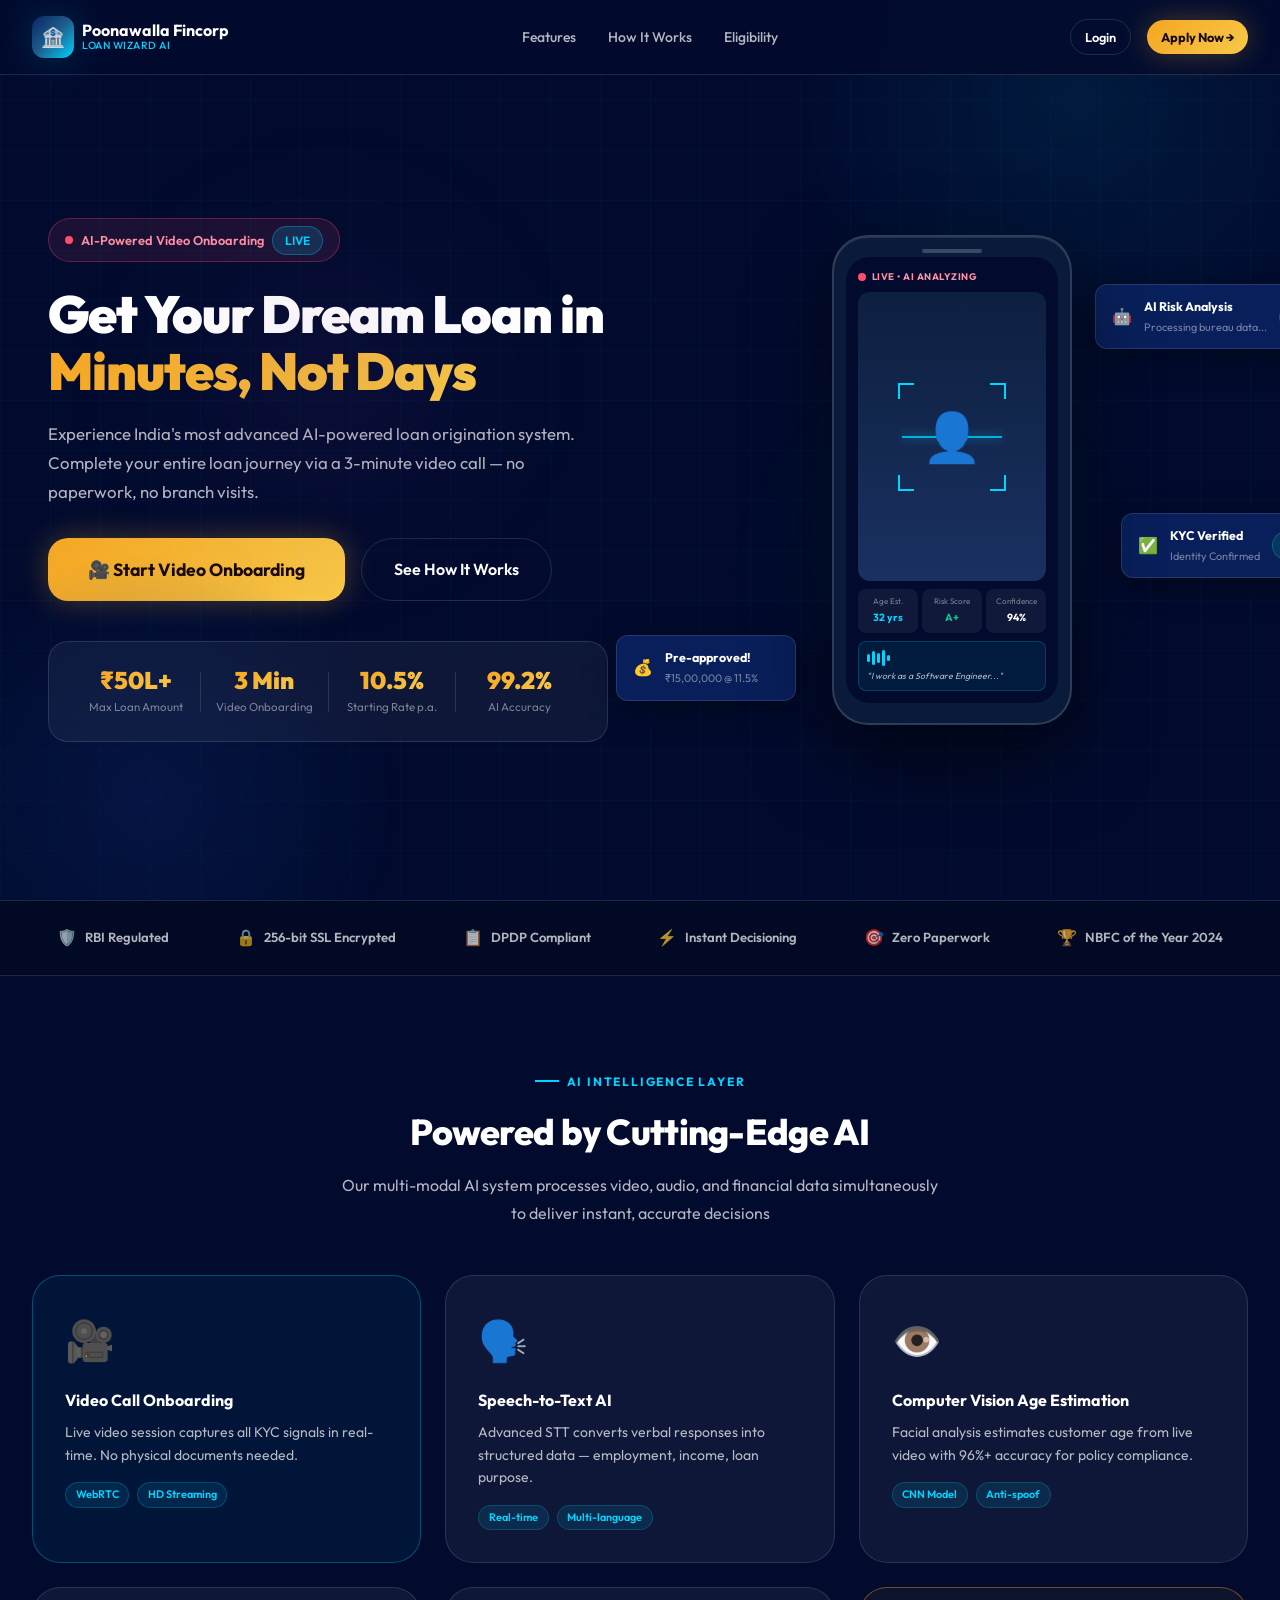
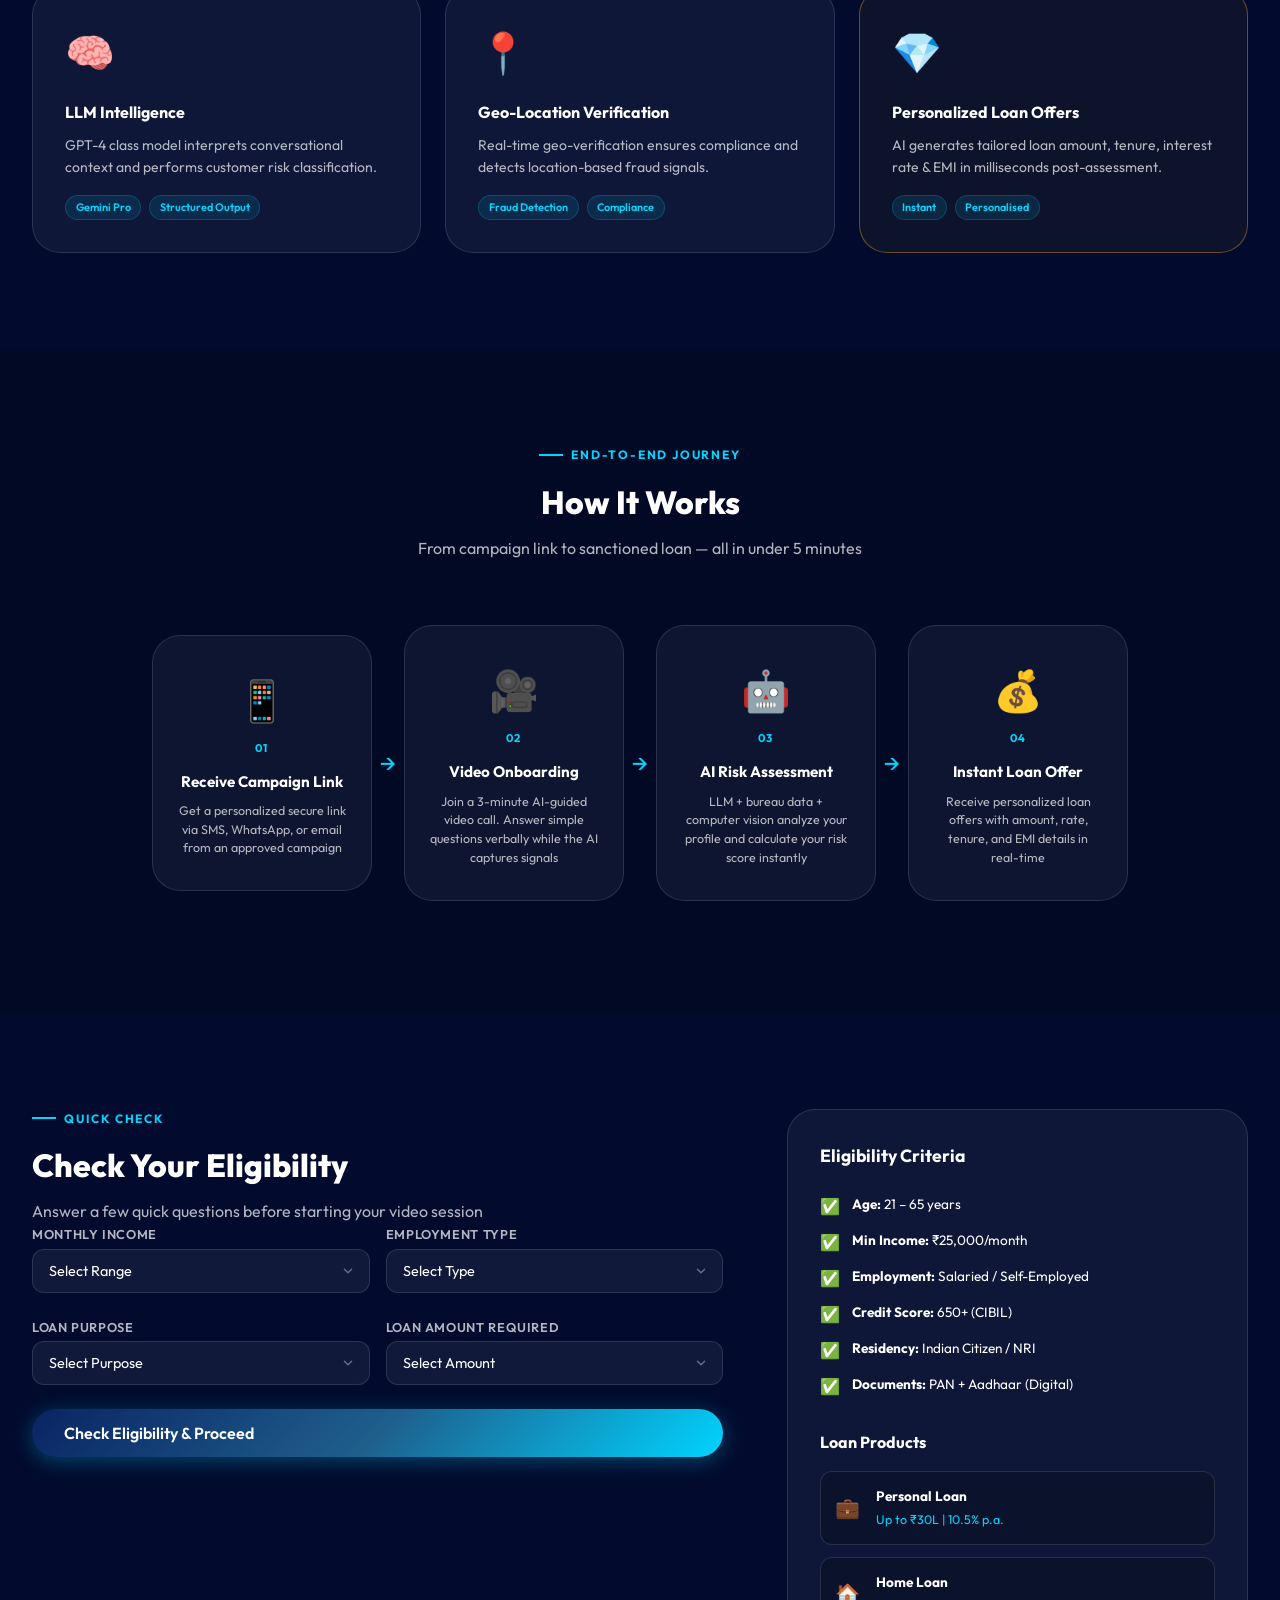
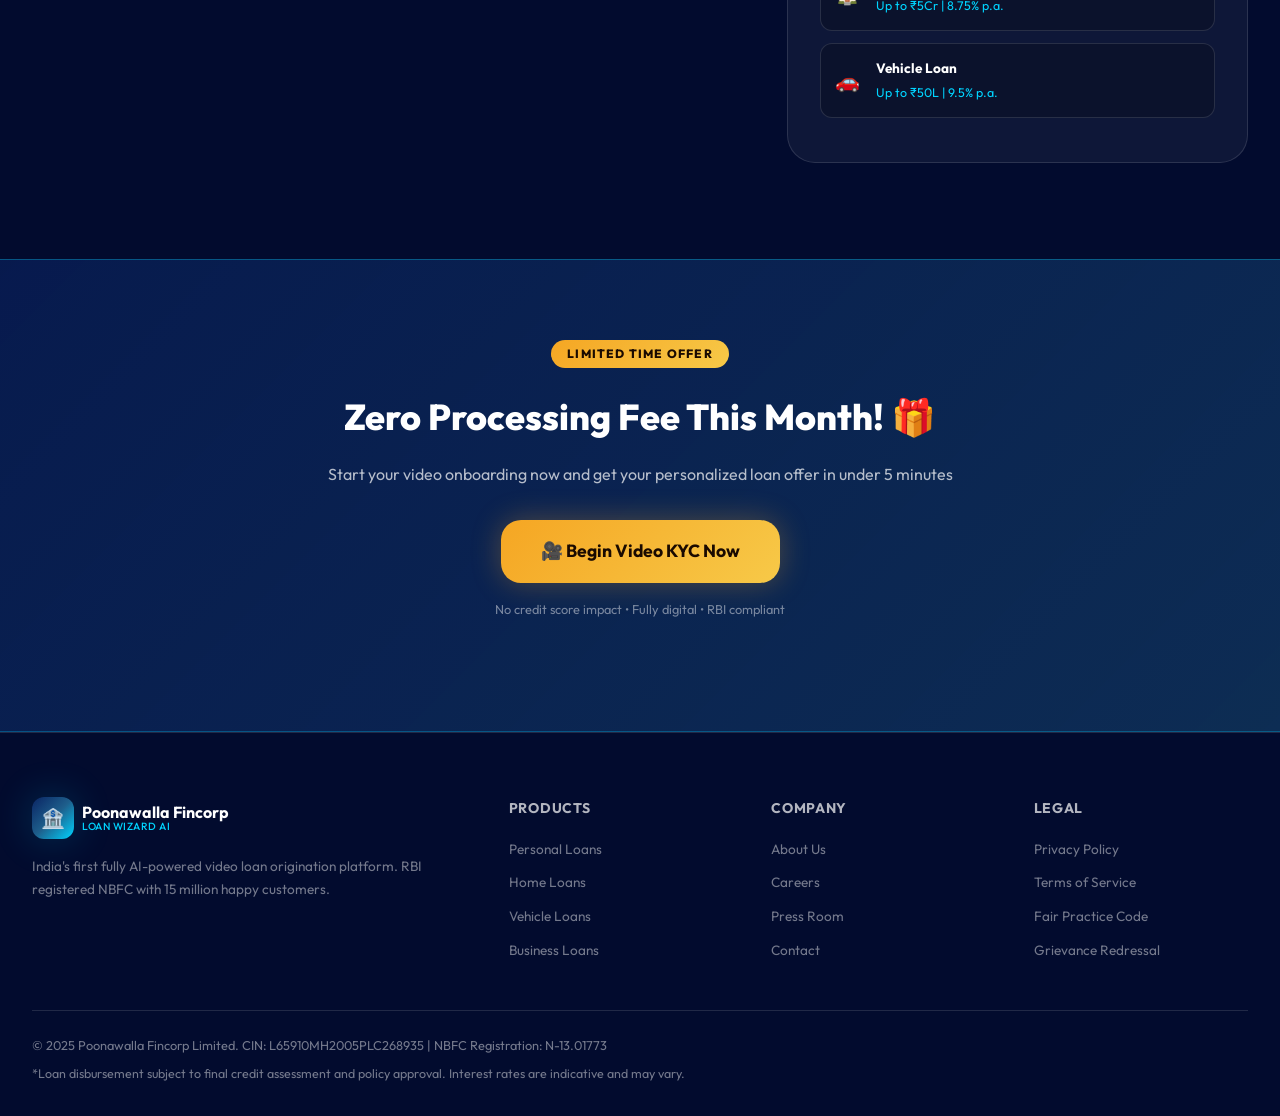
<file: index.html>
<!DOCTYPE html>
<html lang="en">
<head>
  <meta charset="UTF-8" />
  <meta name="viewport" content="width=device-width, initial-scale=1.0" />
  <title>Poonawalla Fincorp – AI Loan Wizard | Instant Digital Loans</title>
  <meta name="description" content="Get instant personal loans with AI-powered video onboarding. No paperwork, no branch visits. Complete your loan journey in minutes with Poonawalla Fincorp Loan Wizard." />
  <link rel="stylesheet" href="styles/main.css" />
  <link rel="stylesheet" href="styles/landing.css" />
</head>
<body>
  <!-- Background -->
  <div class="grid-bg"></div>
  <div class="bg-animated">
    <div class="bg-orb bg-orb-1"></div>
    <div class="bg-orb bg-orb-2"></div>
  </div>

  <!-- Toast Container -->
  <div id="toast-container"></div>

  <!-- Navbar -->
  <nav class="navbar" id="navbar">
    <div class="navbar-inner">
      <div class="navbar-logo">
        <div class="logo-icon">🏦</div>
        <div class="logo-text">
          <span class="logo-main">Poonawalla Fincorp</span>
          <span class="logo-sub">Loan Wizard AI</span>
        </div>
      </div>
      <ul class="navbar-nav">
        <li><a href="#features">Features</a></li>
        <li><a href="#how-it-works">How It Works</a></li>
        <li><a href="#eligibility">Eligibility</a></li>
      </ul>
      <div class="navbar-actions" id="nav-actions">
        <a href="login.html" class="btn btn-ghost btn-sm">Login</a>
        <a href="onboarding.html" class="btn btn-gold btn-sm">Apply Now →</a>
      </div>
      
      <script>
        document.addEventListener('DOMContentLoaded', () => {
          const authData = localStorage.getItem('pf_auth');
          if (authData) {
            const user = JSON.parse(authData);
            const navActions = document.getElementById('nav-actions');
            navActions.innerHTML = `
              <div style="display:flex; align-items:center; gap:1rem;">
                <span class="nav-user-name" style="font-weight:600; color:var(--brand-gold); font-size:0.9rem;">${user.full_name || user.username}</span>
                <a href="${user.role === 'admin' ? 'dashboard.html' : 'user-dashboard.html'}" class="btn btn-ghost btn-sm">My Dashboard</a>
                <a href="onboarding.html" class="btn btn-gold btn-sm">New Application →</a>
              </div>
            `;
          }
        });
      </script>
    </div>
  </nav>

  <!-- Hero Section -->
  <section class="hero" id="home">
    <div class="container">
      <div class="hero-content">
        <div class="hero-badge">
          <span class="live-dot"></span>
          <span>AI-Powered Video Onboarding</span>
          <span class="badge badge-accent">LIVE</span>
        </div>

        <h1 class="hero-title">
          Get Your Dream Loan in<br/>
          <span class="text-gradient-gold">Minutes, Not Days</span>
        </h1>

        <p class="hero-subtitle">
          Experience India's most advanced AI-powered loan origination system.
          Complete your entire loan journey via a 3-minute video call — no paperwork, no branch visits.
        </p>

        <div class="hero-cta">
          <a href="onboarding.html" class="btn btn-gold btn-xl" id="start-journey-btn">
            🎥 Start Video Onboarding
          </a>
          <a href="#how-it-works" class="btn btn-ghost btn-lg">
            See How It Works
          </a>
        </div>

        <div class="hero-stats">
          <div class="stat-item">
            <span class="stat-value">₹50L+</span>
            <span class="stat-label">Max Loan Amount</span>
          </div>
          <div class="stat-divider"></div>
          <div class="stat-item">
            <span class="stat-value">3 Min</span>
            <span class="stat-label">Video Onboarding</span>
          </div>
          <div class="stat-divider"></div>
          <div class="stat-item">
            <span class="stat-value">10.5%</span>
            <span class="stat-label">Starting Rate p.a.</span>
          </div>
          <div class="stat-divider"></div>
          <div class="stat-item">
            <span class="stat-value">99.2%</span>
            <span class="stat-label">AI Accuracy</span>
          </div>
        </div>
      </div>

      <div class="hero-visual">
        <div class="phone-mockup">
          <div class="phone-frame">
            <div class="phone-screen">
              <div class="video-call-ui">
                <div class="vc-header">
                  <span class="live-dot"></span>
                  <span class="vc-live-text">LIVE • AI ANALYZING</span>
                </div>
                <div class="vc-face-area">
                  <div class="face-scan">
                    <div class="scan-line"></div>
                    <div class="face-icon">👤</div>
                    <div class="scan-corners">
                      <span class="corner tl"></span>
                      <span class="corner tr"></span>
                      <span class="corner bl"></span>
                      <span class="corner br"></span>
                    </div>
                  </div>
                </div>
                <div class="vc-metrics">
                  <div class="metric">
                    <span class="metric-label">Age Est.</span>
                    <span class="metric-value accent">32 yrs</span>
                  </div>
                  <div class="metric">
                    <span class="metric-label">Risk Score</span>
                    <span class="metric-value green">A+</span>
                  </div>
                  <div class="metric">
                    <span class="metric-label">Confidence</span>
                    <span class="metric-value">94%</span>
                  </div>
                </div>
                <div class="vc-stt">
                  <div class="stt-wave">
                    <span></span><span></span><span></span><span></span><span></span>
                  </div>
                  <p class="stt-text">"I work as a Software Engineer..."</p>
                </div>
              </div>
            </div>
          </div>
          <div class="phone-glow"></div>
        </div>

        <!-- Floating AI Cards -->
        <div class="float-card float-card-1">
          <span>🤖</span>
          <div>
            <p class="float-card-title">AI Risk Analysis</p>
            <p class="float-card-sub">Processing bureau data...</p>
          </div>
          <div class="spinner"></div>
        </div>

        <div class="float-card float-card-2">
          <span>✅</span>
          <div>
            <p class="float-card-title">KYC Verified</p>
            <p class="float-card-sub">Identity Confirmed</p>
          </div>
          <span class="badge badge-success">Done</span>
        </div>

        <div class="float-card float-card-3">
          <span>💰</span>
          <div>
            <p class="float-card-title">Pre-approved!</p>
            <p class="float-card-sub">₹15,00,000 @ 11.5%</p>
          </div>
        </div>
      </div>
    </div>
  </section>

  <!-- Trust Banner -->
  <section class="trust-banner">
    <div class="container">
      <div class="trust-inner">
        <div class="trust-item">
          <span class="trust-icon">🛡️</span>
          <span>RBI Regulated</span>
        </div>
        <div class="trust-item">
          <span class="trust-icon">🔒</span>
          <span>256-bit SSL Encrypted</span>
        </div>
        <div class="trust-item">
          <span class="trust-icon">📋</span>
          <span>DPDP Compliant</span>
        </div>
        <div class="trust-item">
          <span class="trust-icon">⚡</span>
          <span>Instant Decisioning</span>
        </div>
        <div class="trust-item">
          <span class="trust-icon">🎯</span>
          <span>Zero Paperwork</span>
        </div>
        <div class="trust-item">
          <span class="trust-icon">🏆</span>
          <span>NBFC of the Year 2024</span>
        </div>
      </div>
    </div>
  </section>

  <!-- Features Section -->
  <section class="features" id="features">
    <div class="container">
      <div class="section-eyebrow text-center" style="justify-content:center;">AI Intelligence Layer</div>
      <h2 class="features-title text-center">Powered by Cutting-Edge AI</h2>
      <p class="features-subtitle text-center">Our multi-modal AI system processes video, audio, and financial data simultaneously to deliver instant, accurate decisions</p>

      <div class="features-grid">

        <div class="feature-card feature-card--accent">
          <div class="feature-icon">🎥</div>
          <h3>Video Call Onboarding</h3>
          <p>Live video session captures all KYC signals in real-time. No physical documents needed.</p>
          <div class="feature-pills">
            <span class="pill">WebRTC</span>
            <span class="pill">HD Streaming</span>
          </div>
        </div>

        <div class="feature-card">
          <div class="feature-icon">🗣️</div>
          <h3>Speech-to-Text AI</h3>
          <p>Advanced STT converts verbal responses into structured data — employment, income, loan purpose.</p>
          <div class="feature-pills">
            <span class="pill">Real-time</span>
            <span class="pill">Multi-language</span>
          </div>
        </div>

        <div class="feature-card">
          <div class="feature-icon">👁️</div>
          <h3>Computer Vision Age Estimation</h3>
          <p>Facial analysis estimates customer age from live video with 96%+ accuracy for policy compliance.</p>
          <div class="feature-pills">
            <span class="pill">CNN Model</span>
            <span class="pill">Anti-spoof</span>
          </div>
        </div>

        <div class="feature-card">
          <div class="feature-icon">🧠</div>
          <h3>LLM Intelligence</h3>
          <p>GPT-4 class model interprets conversational context and performs customer risk classification.</p>
          <div class="feature-pills">
            <span class="pill">Gemini Pro</span>
            <span class="pill">Structured Output</span>
          </div>
        </div>

        <div class="feature-card">
          <div class="feature-icon">📍</div>
          <h3>Geo-Location Verification</h3>
          <p>Real-time geo-verification ensures compliance and detects location-based fraud signals.</p>
          <div class="feature-pills">
            <span class="pill">Fraud Detection</span>
            <span class="pill">Compliance</span>
          </div>
        </div>

        <div class="feature-card feature-card--gold">
          <div class="feature-icon">💎</div>
          <h3>Personalized Loan Offers</h3>
          <p>AI generates tailored loan amount, tenure, interest rate & EMI in milliseconds post-assessment.</p>
          <div class="feature-pills">
            <span class="pill">Instant</span>
            <span class="pill">Personalised</span>
          </div>
        </div>

      </div>
    </div>
  </section>

  <!-- How It Works -->
  <section class="how-it-works" id="how-it-works">
    <div class="container">
      <div class="section-eyebrow" style="justify-content:center; display:flex;">End-to-End Journey</div>
      <h2 class="text-center" style="font-size:2rem; font-weight:800; margin-bottom:0.5rem;">How It Works</h2>
      <p class="text-center text-secondary mb-xl">From campaign link to sanctioned loan — all in under 5 minutes</p>

      <div class="journey-flow">
        <div class="journey-step" data-step="1">
          <div class="journey-step-icon">📱</div>
          <div class="journey-step-num">01</div>
          <h3>Receive Campaign Link</h3>
          <p>Get a personalized secure link via SMS, WhatsApp, or email from an approved campaign</p>
        </div>
        <div class="journey-arrow">→</div>

        <div class="journey-step" data-step="2">
          <div class="journey-step-icon">🎥</div>
          <div class="journey-step-num">02</div>
          <h3>Video Onboarding</h3>
          <p>Join a 3-minute AI-guided video call. Answer simple questions verbally while the AI captures signals</p>
        </div>
        <div class="journey-arrow">→</div>

        <div class="journey-step" data-step="3">
          <div class="journey-step-icon">🤖</div>
          <div class="journey-step-num">03</div>
          <h3>AI Risk Assessment</h3>
          <p>LLM + bureau data + computer vision analyze your profile and calculate your risk score instantly</p>
        </div>
        <div class="journey-arrow">→</div>

        <div class="journey-step" data-step="4">
          <div class="journey-step-icon">💰</div>
          <div class="journey-step-num">04</div>
          <h3>Instant Loan Offer</h3>
          <p>Receive personalized loan offers with amount, rate, tenure, and EMI details in real-time</p>
        </div>
      </div>
    </div>
  </section>

  <!-- Eligibility Section -->
  <section class="eligibility" id="eligibility">
    <div class="container">
      <div class="eligibility-inner">
        <div class="eligibility-content">
          <div class="section-eyebrow">Quick Check</div>
          <h2>Check Your Eligibility</h2>
          <p class="text-secondary">Answer a few quick questions before starting your video session</p>

          <div class="eligibility-form" id="eligibility-form">
            <div class="form-row">
              <div class="form-group">
                <label class="form-label">Monthly Income</label>
                <select class="form-select" id="income-range">
                  <option value="">Select Range</option>
                  <option value="25000-50000">₹25,000 – ₹50,000</option>
                  <option value="50000-100000">₹50,000 – ₹1,00,000</option>
                  <option value="100000-300000">₹1,00,000 – ₹3,00,000</option>
                  <option value="300000+">Above ₹3,00,000</option>
                </select>
              </div>
              <div class="form-group">
                <label class="form-label">Employment Type</label>
                <select class="form-select" id="employment-type">
                  <option value="">Select Type</option>
                  <option value="salaried">Salaried</option>
                  <option value="self-employed">Self Employed</option>
                  <option value="business">Business Owner</option>
                  <option value="professional">Professional</option>
                </select>
              </div>
            </div>

            <div class="form-row">
              <div class="form-group">
                <label class="form-label">Loan Purpose</label>
                <select class="form-select" id="loan-purpose">
                  <option value="">Select Purpose</option>
                  <option value="home">Home Purchase/Renovation</option>
                  <option value="business">Business Expansion</option>
                  <option value="education">Education</option>
                  <option value="medical">Medical Emergency</option>
                  <option value="vehicle">Vehicle Purchase</option>
                  <option value="personal">Personal Needs</option>
                </select>
              </div>
              <div class="form-group">
                <label class="form-label">Loan Amount Required</label>
                <select class="form-select" id="loan-amount">
                  <option value="">Select Amount</option>
                  <option value="1-5">₹1L – ₹5L</option>
                  <option value="5-15">₹5L – ₹15L</option>
                  <option value="15-30">₹15L – ₹30L</option>
                  <option value="30-50">₹30L – ₹50L</option>
                </select>
              </div>
            </div>

            <button class="btn btn-primary btn-lg w-full" id="check-eligibility-btn" onclick="checkEligibility()">
              Check Eligibility & Proceed
            </button>
          </div>

          <div class="eligibility-result hidden" id="eligibility-result">
            <div class="elig-success">
              <div class="elig-icon">🎉</div>
              <h3>You're Pre-Eligible!</h3>
              <p>Based on your inputs, you qualify for a loan. Start your video session to get your personalized offer.</p>
              <a href="onboarding.html" class="btn btn-gold btn-lg w-full mt-md">Start Video Onboarding →</a>
            </div>
          </div>
        </div>

        <div class="eligibility-info">
          <h3>Eligibility Criteria</h3>
          <div class="criteria-list">
            <div class="criteria-item">
              <span class="criteria-icon">✅</span>
              <div>
                <strong>Age:</strong> 21 – 65 years
              </div>
            </div>
            <div class="criteria-item">
              <span class="criteria-icon">✅</span>
              <div>
                <strong>Min Income:</strong> ₹25,000/month
              </div>
            </div>
            <div class="criteria-item">
              <span class="criteria-icon">✅</span>
              <div>
                <strong>Employment:</strong> Salaried / Self-Employed
              </div>
            </div>
            <div class="criteria-item">
              <span class="criteria-icon">✅</span>
              <div>
                <strong>Credit Score:</strong> 650+ (CIBIL)
              </div>
            </div>
            <div class="criteria-item">
              <span class="criteria-icon">✅</span>
              <div>
                <strong>Residency:</strong> Indian Citizen / NRI
              </div>
            </div>
            <div class="criteria-item">
              <span class="criteria-icon">✅</span>
              <div>
                <strong>Documents:</strong> PAN + Aadhaar (Digital)
              </div>
            </div>
          </div>

          <div class="loan-products mt-xl">
            <h4 class="mb-md">Loan Products</h4>
            <div class="product-card">
              <span>💼</span>
              <div>
                <strong>Personal Loan</strong>
                <p>Up to ₹30L | 10.5% p.a.</p>
              </div>
            </div>
            <div class="product-card">
              <span>🏠</span>
              <div>
                <strong>Home Loan</strong>
                <p>Up to ₹5Cr | 8.75% p.a.</p>
              </div>
            </div>
            <div class="product-card">
              <span>🚗</span>
              <div>
                <strong>Vehicle Loan</strong>
                <p>Up to ₹50L | 9.5% p.a.</p>
              </div>
            </div>
          </div>
        </div>
      </div>
    </div>
  </section>

  <!-- CTA Section -->
  <section class="cta-section">
    <div class="container">
      <div class="cta-inner">
        <div class="cta-badge">Limited Time Offer</div>
        <h2>Zero Processing Fee This Month! 🎁</h2>
        <p>Start your video onboarding now and get your personalized loan offer in under 5 minutes</p>
        <a href="onboarding.html" class="btn btn-gold btn-xl" id="cta-apply-btn">
          🎥 Begin Video KYC Now
        </a>
        <p class="cta-note">No credit score impact • Fully digital • RBI compliant</p>
      </div>
    </div>
  </section>

  <!-- Footer -->
  <footer class="footer">
    <div class="container">
      <div class="footer-grid">
        <div class="footer-brand">
          <div class="navbar-logo">
            <div class="logo-icon">🏦</div>
            <div class="logo-text">
              <span class="logo-main">Poonawalla Fincorp</span>
              <span class="logo-sub">Loan Wizard AI</span>
            </div>
          </div>
          <p class="text-muted mt-md" style="font-size:0.85rem; line-height:1.7;">
            India's first fully AI-powered video loan origination platform. RBI registered NBFC with 15 million happy customers.
          </p>
        </div>
        <div class="footer-links">
          <h5>Products</h5>
          <ul>
            <li><a href="#">Personal Loans</a></li>
            <li><a href="#">Home Loans</a></li>
            <li><a href="#">Vehicle Loans</a></li>
            <li><a href="#">Business Loans</a></li>
          </ul>
        </div>
        <div class="footer-links">
          <h5>Company</h5>
          <ul>
            <li><a href="#">About Us</a></li>
            <li><a href="#">Careers</a></li>
            <li><a href="#">Press Room</a></li>
            <li><a href="#">Contact</a></li>
          </ul>
        </div>
        <div class="footer-links">
          <h5>Legal</h5>
          <ul>
            <li><a href="#">Privacy Policy</a></li>
            <li><a href="#">Terms of Service</a></li>
            <li><a href="#">Fair Practice Code</a></li>
            <li><a href="#">Grievance Redressal</a></li>
          </ul>
        </div>
      </div>
      <div class="footer-bottom">
        <p class="text-muted" style="font-size:0.8rem;">© 2025 Poonawalla Fincorp Limited. CIN: L65910MH2005PLC268935 | NBFC Registration: N-13.01773</p>
        <p class="text-muted" style="font-size:0.78rem; margin-top:0.5rem;">*Loan disbursement subject to final credit assessment and policy approval. Interest rates are indicative and may vary.</p>
      </div>
    </div>
  </footer>

  <script>
    // Eligibility check
    function checkEligibility() {
      const income = document.getElementById('income-range').value;
      const employment = document.getElementById('employment-type').value;
      const purpose = document.getElementById('loan-purpose').value;
      const amount = document.getElementById('loan-amount').value;

      if (!income || !employment || !purpose || !amount) {
        showToast('Please fill in all fields', 'error');
        return;
      }

      const btn = document.getElementById('check-eligibility-btn');
      btn.innerHTML = '<div class="spinner"></div> Checking Eligibility...';
      btn.disabled = true;

      // Processing... (Data persistence removed as per request)

      setTimeout(() => {
        document.getElementById('eligibility-form').classList.add('hidden');
        document.getElementById('eligibility-result').classList.remove('hidden');
        showToast('You are pre-eligible! Proceed to video onboarding.', 'success');
      }, 2000);
    }

    function showToast(msg, type = 'info') {
      const icons = { success: '✅', error: '❌', info: 'ℹ️' };
      const toast = document.createElement('div');
      toast.className = `toast ${type}`;
      toast.innerHTML = `<span class="toast-icon">${icons[type]}</span><span class="toast-msg">${msg}</span>`;
      document.getElementById('toast-container').appendChild(toast);
      setTimeout(() => toast.remove(), 4000);
    }

    // Navbar scroll effect
    window.addEventListener('scroll', () => {
      const nav = document.getElementById('navbar');
      nav.style.background = window.scrollY > 50
        ? 'rgba(2, 11, 46, 0.95)'
        : 'rgba(2, 11, 46, 0.8)';
    });

    // Animate stats counter
    function animateCounters() {
      document.querySelectorAll('.stat-value').forEach(el => {
        el.style.opacity = '1';
        el.style.transform = 'translateY(0)';
      });
    }

    const observer = new IntersectionObserver((entries) => {
      entries.forEach(entry => {
        if (entry.isIntersecting) {
          entry.target.classList.add('visible');
        }
      });
    }, { threshold: 0.1 });

    document.querySelectorAll('.feature-card, .journey-step').forEach(el => observer.observe(el));
  </script>
</body>
</html>
</file>
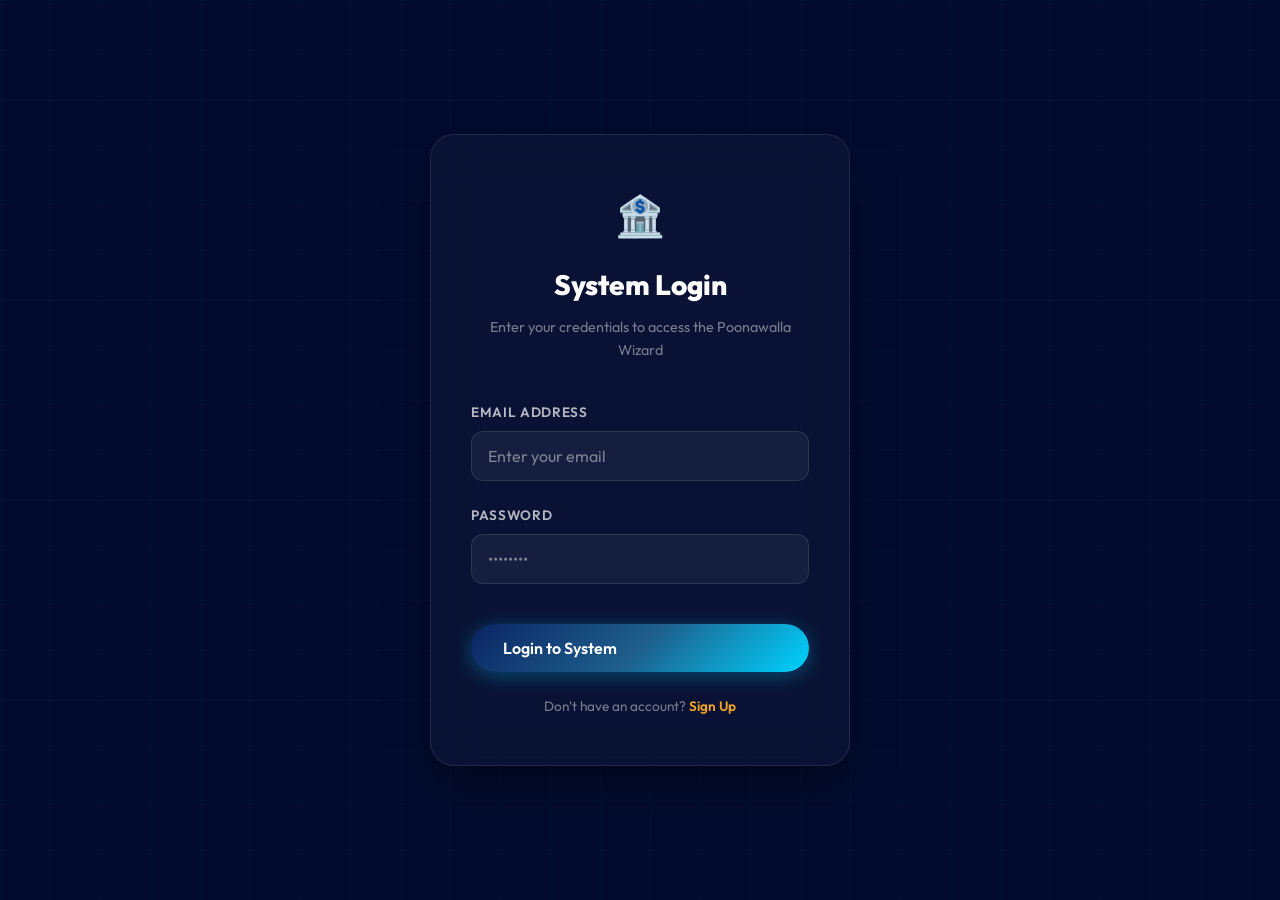
<file: dashboard.html>
<!DOCTYPE html>
<html lang="en">
<head>
  <meta charset="UTF-8" />
  <meta name="viewport" content="width=device-width, initial-scale=1.0" />
  <title>Admin Dashboard – Poonawalla Fincorp Loan Wizard</title>
  <meta name="description" content="Central logging and audit repository for Poonawalla Fincorp AI Loan Origination System." />
  <link rel="stylesheet" href="styles/main.css" />
  <link rel="stylesheet" href="styles/dashboard.css" />
  <script src="js/auth.js"></script>
  <script>
    const user = checkAuth('admin');
    if (!user) { /* Redirecting... */ }
  </script>
</head>
<body>
  <div class="grid-bg"></div>
  <div id="toast-container"></div>

  <!-- Sidebar -->
  <aside class="sidebar" id="sidebar">
    <div class="sidebar-logo">
      <div class="logo-icon">🏦</div>
      <div class="logo-text">
        <span class="logo-main">Poonawalla</span>
        <span class="logo-sub">Admin Portal</span>
      </div>
    </div>

    <nav class="sidebar-nav">
      <div class="nav-group">
        <span class="nav-group-label">Overview</span>
        <a href="#overview" class="nav-item active" data-tab="overview">
          <span class="nav-icon">📊</span>
          <span>Dashboard</span>
        </a>
        <a href="#applications" class="nav-item" data-tab="applications">
          <span class="nav-icon">📋</span>
          <span>Applications</span>
          <span class="nav-badge" id="app-count-badge">0</span>
        </a>
      </div>

      <div class="nav-group">
        <span class="nav-group-label">AI Intelligence</span>
        <a href="#risk" class="nav-item" data-tab="risk">
          <span class="nav-icon">🧠</span>
          <span>Risk Analysis</span>
        </a>
        <a href="#fraud" class="nav-item" data-tab="fraud">
          <span class="nav-icon">🛡️</span>
          <span>Fraud Monitor</span>
          <span class="nav-badge danger">1</span>
        </a>
      </div>

      <div class="nav-group">
        <span class="nav-group-label">Operations</span>
        <a href="#audit" class="nav-item" data-tab="audit">
          <span class="nav-icon">📁</span>
          <span>Audit Logs</span>
        </a>
        <a href="#sessions" class="nav-item" data-tab="sessions">
          <span class="nav-icon">🎥</span>
          <span>Video Sessions</span>
        </a>
      </div>

      <div class="nav-group">
        <span class="nav-group-label">Config</span>
        <a href="#policy" class="nav-item" data-tab="policy">
          <span class="nav-icon">⚙️</span>
          <span>Policy Rules</span>
        </a>
      </div>
    </nav>

      <div class="sidebar-footer">
        <div class="sidebar-user">
          <div class="user-avatar">👤</div>
          <div>
            <strong>Admin User</strong>
            <p class="text-muted" style="font-size:0.72rem;">Risk Manager</p>
          </div>
        </div>
        <div style="display:flex; gap:0.5rem; flex-direction:column; margin-top:1rem;">
          <a href="index.html" class="btn btn-ghost btn-sm w-full">← Home</a>
          <button class="btn btn-ghost btn-sm w-full" onclick="logout()" style="color:var(--brand-red);">🚪 Logout</button>
        </div>
      </div>
  </aside>

  <!-- Main Content -->
  <main class="dashboard-main">
    <div class="mobile-toggle" id="mobile-sidebar-toggle">
      <span>☰</span>
    </div>
    <!-- Top Bar -->
    <div class="topbar">
      <div>
        <h1 class="topbar-title">AI Loan Origination Dashboard</h1>
        <p class="topbar-sub">Real-time monitoring • Central Audit Repository • Compliance</p>
      </div>
      <div class="topbar-actions">
        <div class="live-status">
          <span class="live-dot"></span>
          <span>System Live</span>
        </div>
        <span class="topbar-time" id="topbar-time">—</span>
        <button class="btn btn-ghost btn-sm" onclick="exportData()">📥 Export Report</button>
        <button class="btn btn-primary btn-sm" onclick="refreshData()">🔄 Refresh</button>
      </div>
    </div>

    <!-- ========== OVERVIEW TAB ========== -->
    <div class="tab-content active" id="tab-overview">
      <!-- KPI Cards -->
      <div class="kpi-grid">
        <div class="kpi-card">
          <div class="kpi-icon">📋</div>
          <div class="kpi-content">
            <span class="kpi-label">Total Applications</span>
            <span class="kpi-value" id="kpi-total">0</span>
            <span class="kpi-trend">Real-time count</span>
          </div>
        </div>

        <div class="kpi-card kpi-card--green">
          <div class="kpi-icon">✅</div>
          <div class="kpi-content">
            <span class="kpi-label">Approved Today</span>
            <span class="kpi-value" id="kpi-approved">0</span>
            <span class="kpi-trend">Verified status</span>
          </div>
        </div>

        <div class="kpi-card kpi-card--gold">
          <div class="kpi-icon">💰</div>
          <div class="kpi-content">
            <span class="kpi-label">Total Disbursed (₹)</span>
            <span class="kpi-value" id="kpi-disbursed">₹0</span>
            <span class="kpi-trend">Settled amount</span>
          </div>
        </div>

        <div class="kpi-card kpi-card--red">
          <div class="kpi-icon">🛡️</div>
          <div class="kpi-content">
            <span class="kpi-label">Fraud Flags</span>
            <span class="kpi-value" id="kpi-fraud">0</span>
            <span class="kpi-trend">Secured</span>
          </div>
        </div>

        <div class="kpi-card">
          <div class="kpi-icon">⏱️</div>
          <div class="kpi-content">
            <span class="kpi-label">Avg Onboarding Time</span>
            <span class="kpi-value">~3m</span>
            <span class="kpi-trend">Fast-track</span>
          </div>
        </div>

        <div class="kpi-card kpi-card--purple">
          <div class="kpi-icon">🤖</div>
          <div class="kpi-content">
            <span class="kpi-label">AI Accuracy</span>
            <span class="kpi-value">98.5%</span>
            <span class="kpi-trend">Optimized</span>
          </div>
        </div>
      </div>

      <!-- Charts Row -->
      <div class="charts-row">
        <div class="chart-card">
          <div class="chart-header">
            <h3>Application Volume (Last 7 Days)</h3>
            <div class="chart-legend">
              <span class="legend-dot" style="background:var(--brand-accent)"></span>Applications
              <span class="legend-dot" style="background:var(--brand-green)"></span>Approved
            </div>
          </div>
          <div class="chart-area" id="volume-chart">
            <canvas id="volumeCanvas" width="400" height="200"></canvas>
          </div>
        </div>

        <div class="chart-card chart-card--sm">
          <div class="chart-header">
            <h3>Risk Distribution</h3>
          </div>
          <div class="donut-chart-area" id="risk-chart">
            <canvas id="riskCanvas" width="200" height="200"></canvas>
            <div class="donut-legend">
              <div class="donut-leg"><span style="background:var(--brand-green)"></span>A+ Band</div>
              <div class="donut-leg"><span style="background:var(--brand-accent)"></span>A Band</div>
              <div class="donut-leg"><span style="background:var(--brand-gold)"></span>B+ Band</div>
              <div class="donut-leg"><span style="background:var(--brand-red)"></span>B Band</div>
            </div>
          </div>
        </div>
      </div>

      <!-- Recent Applications Table -->
      <div class="table-card">
        <div class="table-header">
          <h3>Recent Applications</h3>
          <a href="#applications" class="btn btn-ghost btn-sm" onclick="switchTab('applications')">View All →</a>
        </div>
        <div class="table-wrapper">
          <table class="data-table" id="recent-table">
            <thead>
              <tr>
                <th>App ID</th>
                <th>Applicant</th>
                <th>Amount</th>
                <th>Rate</th>
                <th>CIBIL</th>
                <th>Risk Band</th>
                <th>Status</th>
                <th>Time</th>
              </tr>
            </thead>
            <tbody id="recent-tbody">
              <tr>
                <td colspan="8" class="no-data">No applications yet. <a href="onboarding.html" style="color:var(--brand-accent)">Start one →</a></td>
              </tr>
            </tbody>
          </table>
        </div>
      </div>
    </div>

    <!-- ========== APPLICATIONS TAB ========== -->
    <div class="tab-content" id="tab-applications">
      <div class="tab-header">
        <h2>All Applications</h2>
        <div class="tab-header-actions">
          <input type="text" class="form-input" placeholder="Search by name or ID..." id="search-apps"
            oninput="filterApplications()" style="width:250px; padding:0.5rem 1rem;" />
          <select class="form-select" id="filter-status" onchange="filterApplications()" style="width:150px;">
            <option value="">All Status</option>
            <option value="Approved">Approved</option>
            <option value="Pending">Pending</option>
            <option value="Rejected">Rejected</option>
          </select>
        </div>
      </div>

      <div class="table-card">
        <div class="table-wrapper">
          <table class="data-table">
            <thead>
              <tr>
                <th>App ID</th>
                <th>Applicant</th>
                <th>Loan Amount</th>
                <th>Rate</th>
                <th>Tenure</th>
                <th>EMI</th>
                <th>CIBIL</th>
                <th>Risk Band</th>
                <th>Status</th>
                <th>Date/Time</th>
                <th>Actions</th>
              </tr>
            </thead>
            <tbody id="apps-tbody">
              <tr>
                <td colspan="11" class="no-data">No applications found. <a href="onboarding.html" style="color:var(--brand-accent)">Submit one →</a></td>
              </tr>
            </tbody>
          </table>
        </div>
      </div>
    </div>

    <!-- ========== RISK ANALYSIS TAB ========== -->
    <div class="tab-content" id="tab-risk">
      <div class="tab-header">
        <h2>🧠 AI Risk Analysis Center</h2>
      </div>

      <div class="risk-analysis-grid">
        <!-- Model Performance -->
        <div class="risk-card">
          <h3>Model Performance</h3>
          <div class="model-metrics">
            <div class="model-metric">
              <span class="mm-label">Age Estimation Accuracy</span>
              <div class="progress-track"><div class="progress-fill" style="width:96%"></div></div>
              <span class="mm-value">96.4%</span>
            </div>
            <div class="model-metric">
              <span class="mm-label">Liveness Detection</span>
              <div class="progress-track"><div class="progress-fill" style="width:99%; background:var(--grad-success)"></div></div>
              <span class="mm-value">99.1%</span>
            </div>
            <div class="model-metric">
              <span class="mm-label">STT Accuracy (Hindi)</span>
              <div class="progress-track"><div class="progress-fill" style="width:94%"></div></div>
              <span class="mm-value">94.3%</span>
            </div>
            <div class="model-metric">
              <span class="mm-label">Risk Classification F1</span>
              <div class="progress-track"><div class="progress-fill" style="width:91%"></div></div>
              <span class="mm-value">91.8%</span>
            </div>
            <div class="model-metric">
              <span class="mm-label">Fraud Detection Recall</span>
              <div class="progress-track"><div class="progress-fill" style="width:88%; background: linear-gradient(135deg,#f5a623,#f7c948)"></div></div>
              <span class="mm-value">88.5%</span>
            </div>
          </div>
        </div>

        <!-- LLM Classification -->
        <div class="risk-card">
          <h3>LLM Classification Details</h3>
          <div class="llm-output">
            <div class="llm-header">
              <span class="badge badge-purple">Gemini AI Output</span>
              <span class="text-muted" style="font-size:0.75rem;">Analysis from latest session</span>
            </div>
            <div class="llm-output-box">
              <div id="ai-json-output" class="text-muted p-md" style="font-size:0.85rem;">
                Select an application to view deep AI analysis results.
              </div>
            </div>
          </div>
        </div>

        <!-- Risk Band Distribution -->
        <div class="risk-card risk-card--wide">
          <h3>Risk Band Distribution Across Applications</h3>
          <div class="band-bars">
            <div class="band-bar-row">
              <span class="band-label">A+ (Prime)</span>
              <div class="band-track">
                <div class="band-fill" style="width:0%; background:var(--brand-green)" id="band-fill-aplus">0%</div>
              </div>
              <span class="band-count" id="band-count-aplus">0</span>
            </div>
            <div class="band-bar-row">
              <span class="band-label">A (Good)</span>
              <div class="band-track">
                <div class="band-fill" style="width:0%; background:var(--brand-accent)" id="band-fill-a">0%</div>
              </div>
              <span class="band-count" id="band-count-a">0</span>
            </div>
            <div class="band-bar-row">
              <span class="band-label">B+ (Fair)</span>
              <div class="band-track">
                <div class="band-fill" style="width:0%; background:var(--brand-gold)" id="band-fill-bplus">0%</div>
              </div>
              <span class="band-count" id="band-count-bplus">0</span>
            </div>
            <div class="band-bar-row">
              <span class="band-label">B (Subprime)</span>
              <div class="band-track">
                <div class="band-fill" style="width:0%; background:var(--brand-red)" id="band-fill-b">0%</div>
              </div>
              <span class="band-count" id="band-count-b">0</span>
            </div>
          </div>
        </div>
      </div>
    </div>

    <!-- ========== FRAUD MONITOR TAB ========== -->
    <div class="tab-content" id="tab-fraud">
      <div class="tab-header">
        <h2>🛡️ Fraud Monitor</h2>
        <span class="badge badge-danger">1 Alert Active</span>
      </div>

      <div class="fraud-alerts">
        <div class="fraud-alert alert-high">
          <div class="fa-header">
            <span class="fa-severity high">🔴 HIGH</span>
            <span class="fa-id">ALERT-2024-001</span>
            <span class="fa-time">Today, 14:32 IST</span>
          </div>
          <div class="fa-content">
            <strong>Location Mismatch Detected</strong>
            <p>Applicant declared Mumbai, Maharashtra but geo-coordinates indicate connection from Gurgaon, Haryana. IP geolocation confirms NCR region. Session flagged for manual review.</p>
          </div>
          <div class="fa-actions">
            <button class="btn btn-ghost btn-sm">View Session</button>
            <button class="btn btn-sm" style="background:var(--brand-gold); color:#1a0a00;">Mark for Review</button>
            <button class="btn btn-ghost btn-sm" style="color:var(--brand-green);">Clear Flag</button>
          </div>
        </div>
      </div>

      <div class="fraud-signals">
        <h3>Fraud Signal Matrix</h3>
        <div class="signal-grid">
          <div class="signal-item signal-ok"><span>✅</span><span>Liveness verified (not spoofed)</span></div>
          <div class="signal-item signal-ok"><span>✅</span><span>Age matches declared DOB (±3 years)</span></div>
          <div class="signal-item signal-warn"><span>⚠️</span><span>Location mismatch detected</span></div>
          <div class="signal-item signal-ok"><span>✅</span><span>STT matches form data (consistency &gt; 90%)</span></div>
          <div class="signal-item signal-ok"><span>✅</span><span>No previous fraud history</span></div>
          <div class="signal-item signal-ok"><span>✅</span><span>Device fingerprint: trusted device</span></div>
          <div class="signal-item signal-ok"><span>✅</span><span>Verbal consent recorded and verified</span></div>
          <div class="signal-item signal-ok"><span>✅</span><span>PAN and Aadhaar format validation passed</span></div>
        </div>
      </div>
    </div>

    <!-- ========== AUDIT LOGS TAB ========== -->
    <div class="tab-content" id="tab-audit">
      <div class="tab-header">
        <h2>📁 Central Audit Repository</h2>
        <div class="tab-header-actions">
          <span class="badge badge-accent">RBI Compliant</span>
          <button class="btn btn-ghost btn-sm" onclick="exportAuditLog()">📥 Export CSV</button>
        </div>
      </div>

      <div class="audit-filters">
        <select class="form-select" id="audit-filter-type" style="width:200px;">
          <option value="">All Event Types</option>
          <option value="KYC">KYC Events</option>
          <option value="Consent">Consent Events</option>
          <option value="Analysis">AI Analysis</option>
          <option value="Offer">Offer Events</option>
        </select>
        <input type="date" class="form-input" id="audit-date-from" style="width:160px;" />
        <span class="text-muted">to</span>
        <input type="date" class="form-input" id="audit-date-to" style="width:160px;" />
        <button class="btn btn-ghost btn-sm">Filter</button>
      </div>

      <div class="table-card mt-lg">
        <div class="table-wrapper">
          <table class="data-table">
            <thead>
              <tr>
                <th>Timestamp</th>
                <th>Session ID</th>
                <th>Event Type</th>
                <th>Event Detail</th>
                <th>Actor</th>
                <th>IP Address</th>
                <th>Status</th>
                <th>Hash</th>
              </tr>
            </thead>
            <tbody id="audit-tbody">
              <!-- Populated by JS -->
            </tbody>
          </table>
        </div>
      </div>
    </div>

    <!-- ========== VIDEO SESSIONS TAB ========== -->
    <div class="tab-content" id="tab-sessions">
      <div class="tab-header">
        <h2>🎥 Video Session Repository</h2>
      </div>

      <div class="sessions-grid" id="sessions-grid">
        <!-- Populated by JS -->
      </div>
    </div>

    <!-- ========== POLICY TAB ========== -->
    <div class="tab-content" id="tab-policy">
      <div class="tab-header">
        <h2>⚙️ Policy Configuration</h2>
        <button class="btn btn-primary btn-sm" onclick="savePolicies()">💾 Save Changes</button>
      </div>

      <div class="policy-grid">
        <div class="policy-section">
          <h3>Eligibility Rules</h3>
          <div class="policy-rule">
            <label class="form-label">Minimum Age</label>
            <input type="number" class="form-input" value="21" id="p-min-age" />
          </div>
          <div class="policy-rule">
            <label class="form-label">Maximum Age</label>
            <input type="number" class="form-input" value="65" id="p-max-age" />
          </div>
          <div class="policy-rule">
            <label class="form-label">Minimum CIBIL Score</label>
            <input type="number" class="form-input" value="650" id="p-min-cibil" />
          </div>
          <div class="policy-rule">
            <label class="form-label">Minimum Monthly Income (₹)</label>
            <input type="number" class="form-input" value="25000" id="p-min-income" />
          </div>
          <div class="policy-rule">
            <label class="form-label">Max Debt-to-Income Ratio (%)</label>
            <input type="number" class="form-input" value="50" id="p-max-dti" />
          </div>
        </div>

        <div class="policy-section">
          <h3>Loan Parameters</h3>
          <div class="policy-rule">
            <label class="form-label">Min Loan Amount (₹)</label>
            <input type="number" class="form-input" value="100000" id="p-min-loan" />
          </div>
          <div class="policy-rule">
            <label class="form-label">Max Loan Amount (₹)</label>
            <input type="number" class="form-input" value="5000000" id="p-max-loan" />
          </div>
          <div class="policy-rule">
            <label class="form-label">Min Tenure (months)</label>
            <input type="number" class="form-input" value="12" id="p-min-tenure" />
          </div>
          <div class="policy-rule">
            <label class="form-label">Max Tenure (months)</label>
            <input type="number" class="form-input" value="84" id="p-max-tenure" />
          </div>
        </div>

        <div class="policy-section">
          <h3>Interest Rate Config</h3>
          <div class="policy-rule">
            <label class="form-label">A+ Band Rate (% p.a.)</label>
            <input type="number" class="form-input" value="10.5" step="0.25" id="p-rate-aplus" />
          </div>
          <div class="policy-rule">
            <label class="form-label">A Band Rate (% p.a.)</label>
            <input type="number" class="form-input" value="11.5" step="0.25" id="p-rate-a" />
          </div>
          <div class="policy-rule">
            <label class="form-label">B+ Band Rate (% p.a.)</label>
            <input type="number" class="form-input" value="13.0" step="0.25" id="p-rate-bplus" />
          </div>
          <div class="policy-rule">
            <label class="form-label">B Band Rate (% p.a.)</label>
            <input type="number" class="form-input" value="15.0" step="0.25" id="p-rate-b" />
          </div>
        </div>

        <div class="policy-section">
          <h3>Fraud Thresholds</h3>
          <div class="policy-rule">
            <label class="form-label">Geo Mismatch Tolerance (km)</label>
            <input type="number" class="form-input" value="50" id="p-geo-tol" />
          </div>
          <div class="policy-rule">
            <label class="form-label">Age Est. Variance Threshold (years)</label>
            <input type="number" class="form-input" value="5" id="p-age-var" />
          </div>
          <div class="policy-rule">
            <label class="form-label">STT Consistency Min Score</label>
            <input type="number" class="form-input" value="0.75" step="0.05" id="p-stt-min" />
          </div>
          <div class="policy-rule">
            <label class="form-label">Liveness Min Score</label>
            <input type="number" class="form-input" value="0.90" step="0.05" id="p-live-min" />
          </div>
        </div>
      </div>
    </div>

  </main>

  <script src="js/dashboard.js"></script>
</body>
</html>
</file>
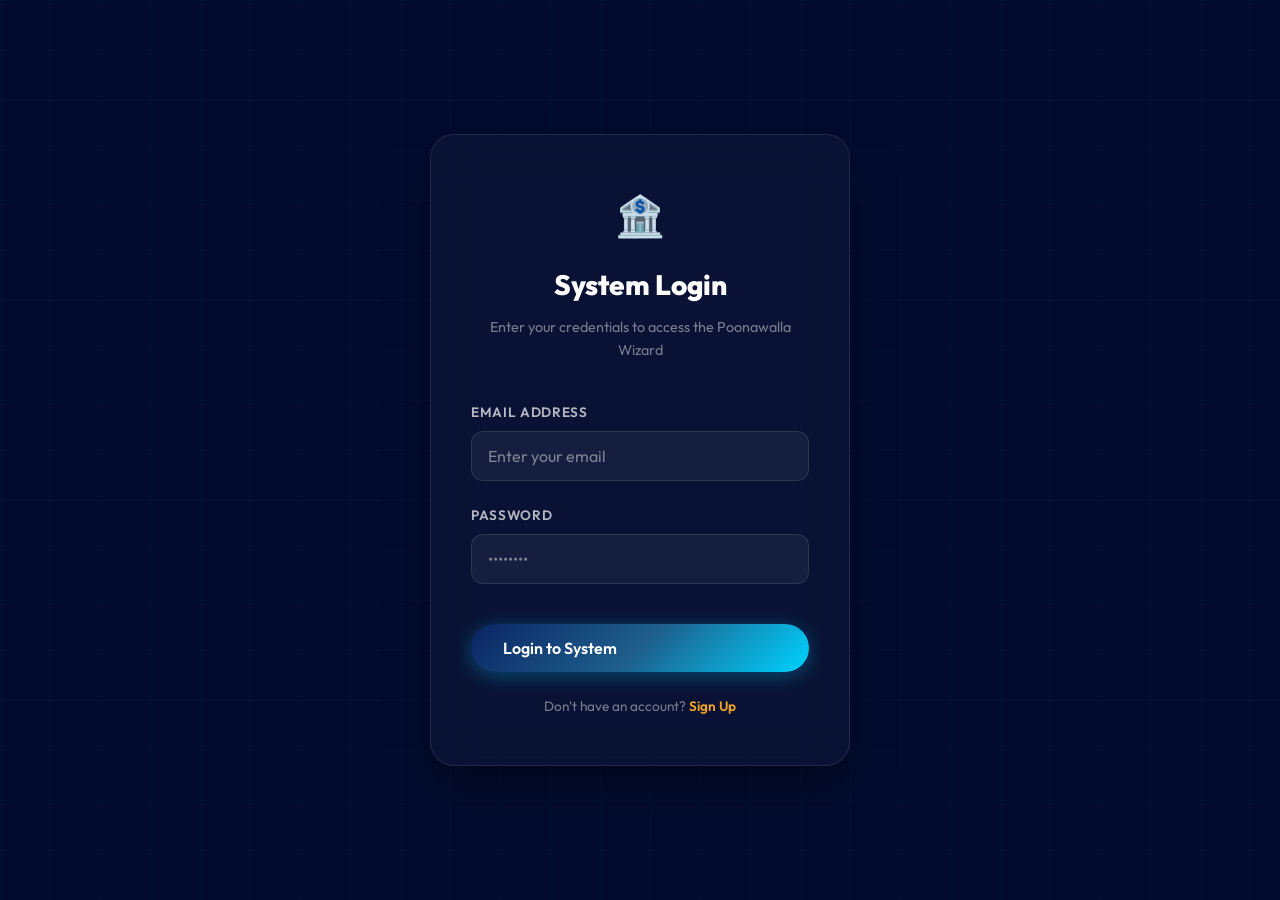
<file: login.html>
<!DOCTYPE html>
<html lang="en">
<head>
  <meta charset="UTF-8" />
  <meta name="viewport" content="width=device-width, initial-scale=1.0" />
  <title>Login – Poonawalla Fincorp Loan Wizard</title>
  <link rel="stylesheet" href="styles/main.css" />
  <style>
    .auth-container {
      min-height: 100vh;
      display: flex;
      align-items: center;
      justify-content: center;
      padding: 2rem;
      position: relative;
      z-index: 10;
    }
    .auth-card {
      width: 100%;
      max-width: 420px;
      background: rgba(255, 255, 255, 0.03);
      backdrop-filter: blur(20px);
      border: 1px solid rgba(255, 255, 255, 0.1);
      border-radius: 24px;
      padding: 3rem 2.5rem;
      box-shadow: 0 25px 50px -12px rgba(0, 0, 0, 0.5);
    }
    .auth-header {
      text-align: center;
      margin-bottom: 2.5rem;
    }
    .auth-logo {
      font-size: 2.5rem;
      margin-bottom: 1rem;
    }
    .auth-title {
      font-size: 1.75rem;
      font-weight: 800;
      color: #fff;
    }
    .auth-sub {
      color: var(--text-muted);
      font-size: 0.9rem;
      margin-top: 0.5rem;
    }
    .form-group {
      margin-bottom: 1.5rem;
    }
    .form-label {
      display: block;
      margin-bottom: 0.5rem;
      font-size: 0.85rem;
      color: rgba(255,255,255,0.7);
    }
    .form-input {
      width: 100%;
      background: rgba(255,255,255,0.05);
      border: 1px solid rgba(255,255,255,0.1);
      border-radius: 12px;
      padding: 0.85rem 1rem;
      color: #fff;
      font-size: 1rem;
      transition: all 0.3s ease;
    }
    .form-input:focus {
      outline: none;
      border-color: var(--brand-gold);
      background: rgba(255,255,255,0.08);
      box-shadow: 0 0 0 4px rgba(212, 175, 55, 0.1);
    }
    .auth-footer {
      text-align: center;
      margin-top: 2rem;
      font-size: 0.85rem;
      color: var(--text-muted);
    }
    .auth-footer a {
      color: var(--brand-gold);
      text-decoration: none;
      font-weight: 600;
    }
    .toggle-row {
      display: flex;
      background: rgba(255,255,255,0.05);
      padding: 4px;
      border-radius: 12px;
      margin-bottom: 2rem;
    }
    .toggle-btn {
      flex: 1;
      padding: 0.6rem;
      border-radius: 8px;
      border: none;
      background: transparent;
      color: var(--text-muted);
      font-size: 0.85rem;
      font-weight: 600;
      cursor: pointer;
      transition: all 0.2s ease;
    }
    .toggle-btn.active {
      background: var(--brand-gold);
      color: #1a0a00;
    }
  </style>
</head>
<body>
  <div class="grid-bg"></div>
  <div id="toast-container"></div>

  <div class="auth-container">
    <div class="auth-card">
      <div class="auth-header">
        <div class="auth-logo">🏦</div>
        <h1 class="auth-title">System Login</h1>
        <p class="auth-sub">Enter your credentials to access the Poonawalla Wizard</p>
      </div>

      <form id="login-form" onsubmit="handleLogin(event)">
        <div class="form-group">
          <label class="form-label">Email Address</label>
          <input type="email" class="form-input" id="username" placeholder="Enter your email" required />
        </div>
        <div class="form-group">
          <label class="form-label">Password</label>
          <input type="password" class="form-input" id="password" placeholder="••••••••" required />
        </div>
        <button type="submit" class="btn btn-primary btn-lg w-full" id="submit-btn" style="margin-top: 1rem;">
          Login to System
        </button>
      </form>

      <div class="auth-footer" style="text-align:center; margin-top:1.5rem; font-size:0.85rem; color:var(--text-muted);">
        Don't have an account? <a href="signup.html" style="color:var(--brand-gold); text-decoration:none; font-weight:600;">Sign Up</a>
      </div>
    </div>
  </div>

  <script src="js/auth.js"></script>
  <script>
    async function handleLogin(e) {
      const API = window.location.origin.includes('localhost') ? 'http://localhost:5001/api' : '/api';
      e.preventDefault();
      const user = document.getElementById('username').value;
      const pass = document.getElementById('password').value;
      const btn = document.getElementById('submit-btn');
      
      btn.disabled = true;
      btn.innerHTML = '<div class="spinner"></div> Logging in...';

      try {
        const resp = await fetch(`${API}/auth/login`, {
          method: 'POST',
          headers: { 'Content-Type': 'application/json' },
          body: JSON.stringify({ username: user, password: pass })
        });
        
        const data = await resp.json();
        if (data.success) {
          localStorage.setItem('pf_auth', JSON.stringify(data.user));
          showToast('Login successful! Redirecting...', 'success');
          
          setTimeout(() => {
            if (data.user.role === 'admin') {
              window.location.href = 'dashboard.html';
            } else {
              window.location.href = 'user-dashboard.html';
            }
          }, 1500);
        } else {
          console.error('Login failed:', data);
          showToast(data.message || 'Login failed', 'error');
          btn.disabled = false;
          btn.textContent = 'Login to System';
        }
      } catch (err) {
        console.error('Connection error:', err);
        showToast('Server connection failed', 'error');
        btn.disabled = false;
        btn.textContent = 'Login to System';
      }
    }

    function showToast(msg, type = 'info') {
      const icons = { success: '✅', error: '❌', info: 'ℹ️' };
      const container = document.getElementById('toast-container');
      if (!container) {
        const div = document.createElement('div');
        div.id = 'toast-container';
        document.body.appendChild(div);
      }
      const toast = document.createElement('div');
      toast.className = `toast ${type}`;
      toast.innerHTML = `<span class="toast-icon">${icons[type]}</span><span class="toast-msg">${msg}</span>`;
      document.getElementById('toast-container').appendChild(toast);
      setTimeout(() => toast.remove(), 4000);
    }
  </script>
</body>
</html>
</file>
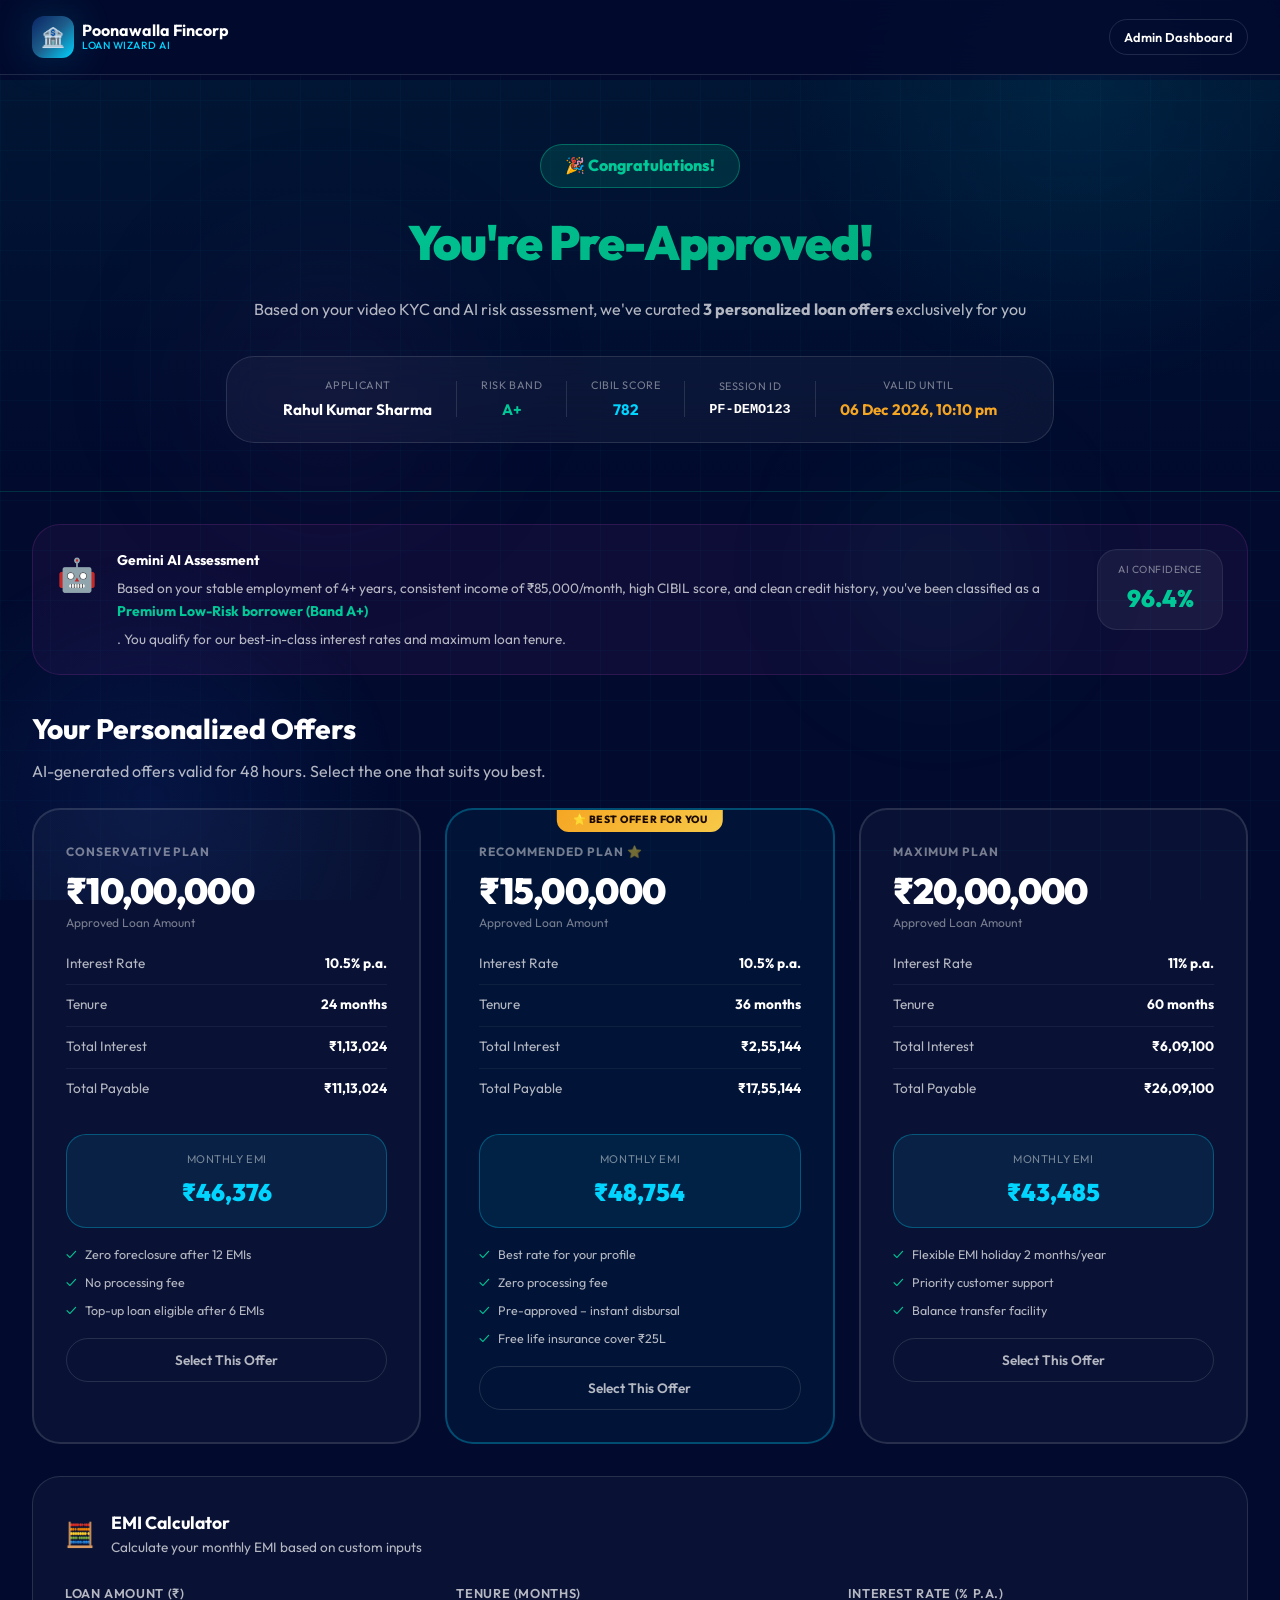
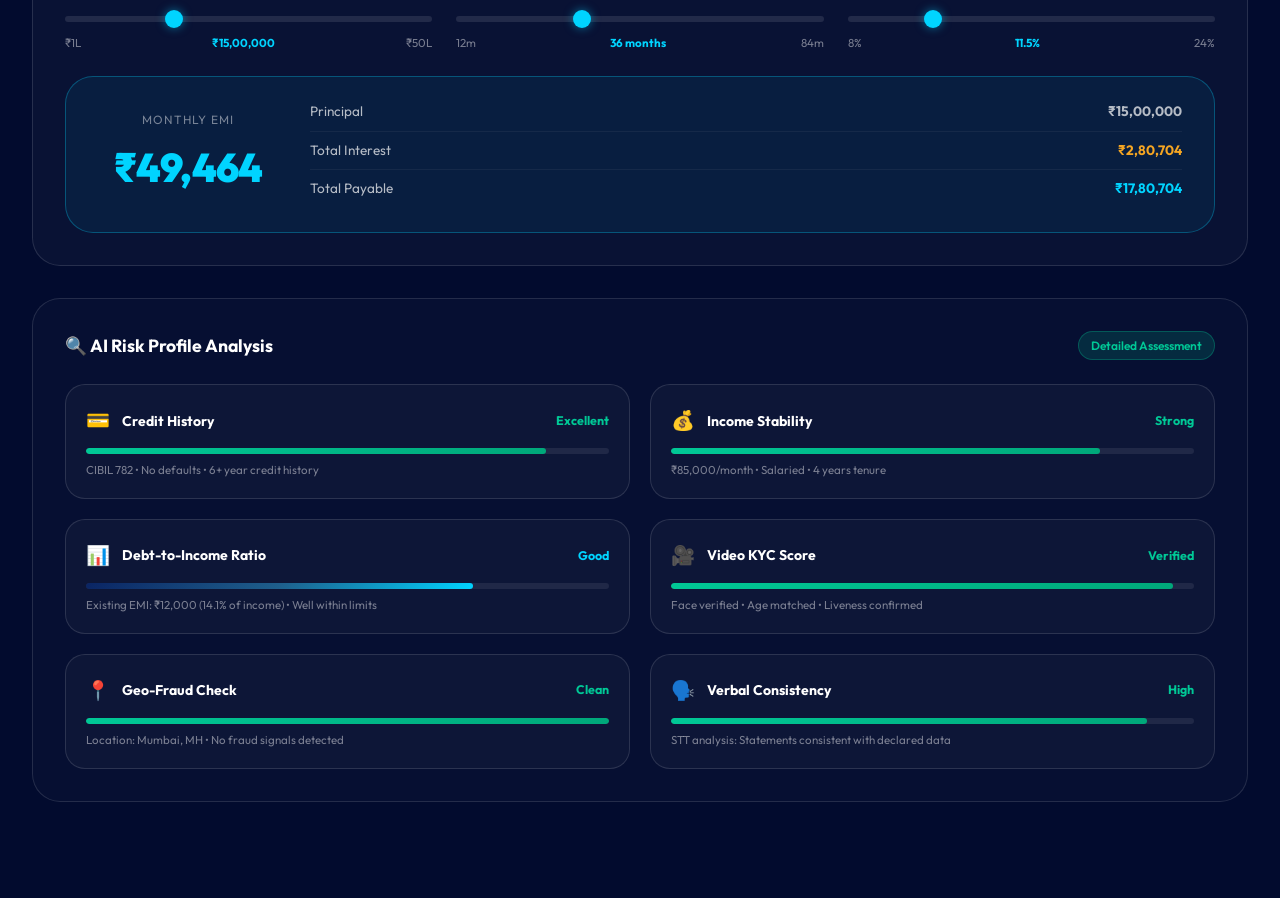
<file: offers.html>
<!DOCTYPE html>
<html lang="en">
<head>
  <meta charset="UTF-8" />
  <meta name="viewport" content="width=device-width, initial-scale=1.0" />
  <title>Your Loan Offers – Poonawalla Fincorp Loan Wizard</title>
  <meta name="description" content="View your personalized loan offers from Poonawalla Fincorp. AI-curated offers based on your risk profile." />
  <link rel="stylesheet" href="styles/main.css" />
  <link rel="stylesheet" href="styles/offers.css" />
</head>
<body>
  <div class="grid-bg"></div>
  <div class="bg-animated">
    <div class="bg-orb bg-orb-1"></div>
    <div class="bg-orb bg-orb-2"></div>
  </div>

  <div id="toast-container"></div>

  <!-- Navbar -->
  <nav class="navbar">
    <div class="navbar-inner">
      <a href="index.html" class="navbar-logo">
        <div class="logo-icon">🏦</div>
        <div class="logo-text">
          <span class="logo-main">Poonawalla Fincorp</span>
          <span class="logo-sub">Loan Wizard AI</span>
        </div>
      </a>
      <div class="navbar-actions">
        <a href="dashboard.html" class="btn btn-ghost btn-sm">Admin Dashboard</a>
      </div>
    </div>
  </nav>

  <div class="page-wrapper">
    <div class="offers-page">
      <!-- Celebration Header -->
      <div class="offers-hero">
        <div class="confetti-container" id="confetti"></div>
        <div class="offers-hero-content">
          <div class="celebration-badge">🎉 Congratulations!</div>
          <h1>You're Pre-Approved!</h1>
          <p>Based on your video KYC and AI risk assessment, we've curated <strong>3 personalized loan offers</strong> exclusively for you</p>

          <div class="customer-profile-strip">
            <div class="cp-item">
              <span class="cp-label">Applicant</span>
              <span class="cp-value" id="applicant-name">Rahul Kumar Sharma</span>
            </div>
            <div class="cp-divider"></div>
            <div class="cp-item">
              <span class="cp-label">Risk Band</span>
              <span class="cp-value text-green" id="risk-band-display">A+</span>
            </div>
            <div class="cp-divider"></div>
            <div class="cp-item">
              <span class="cp-label">CIBIL Score</span>
              <span class="cp-value text-accent" id="cibil-display">782</span>
            </div>
            <div class="cp-divider"></div>
            <div class="cp-item">
              <span class="cp-label">Session ID</span>
              <span class="cp-value" id="session-display" style="font-family:monospace; font-size:0.85rem;">PF-XXXXXX</span>
            </div>
            <div class="cp-divider"></div>
            <div class="cp-item">
              <span class="cp-label">Valid Until</span>
              <span class="cp-value text-gold" id="offer-expiry">—</span>
            </div>
          </div>
        </div>
      </div>

      <!-- AI Insight Banner -->
      <div class="container">
        <div class="ai-insight-banner">
          <div class="ai-insight-icon">🤖</div>
          <div class="ai-insight-content">
            <strong>Gemini AI Assessment</strong>
            <p id="ai-insight-text">
              Based on your stable employment of 4+ years, consistent income of ₹85,000/month, high CIBIL score, and clean credit history,
              you've been classified as a <strong style="color:var(--brand-green)">Premium Low-Risk borrower (Band A+)</strong>.
              You qualify for our best-in-class interest rates and maximum loan tenure.
            </p>
          </div>
          <div class="ai-confidence">
            <span class="conf-label">AI Confidence</span>
            <span class="conf-value">96.4%</span>
          </div>
        </div>
      </div>

      <!-- Offers Grid -->
      <div class="container">
        <div class="offers-section-header">
          <h2>Your Personalized Offers</h2>
          <p class="text-secondary">AI-generated offers valid for 48 hours. Select the one that suits you best.</p>
        </div>

        <div class="offers-grid" id="offers-grid">
          <!-- Offer cards injected by JS -->
        </div>
      </div>

      <!-- EMI Calculator -->
      <div class="container">
        <div class="emi-calculator">
          <div class="emi-calc-header">
            <span>🧮</span>
            <div>
              <h3>EMI Calculator</h3>
              <p class="text-secondary" style="font-size:0.85rem;">Calculate your monthly EMI based on custom inputs</p>
            </div>
          </div>

          <div class="emi-inputs">
            <div class="emi-input-group">
              <label class="form-label">Loan Amount (₹)</label>
              <input type="range" min="100000" max="5000000" step="50000" value="1500000" id="emi-amount" oninput="calcEMI()" />
              <div class="emi-slider-labels">
                <span>₹1L</span>
                <span id="emi-amount-display" class="text-accent font-bold">₹15,00,000</span>
                <span>₹50L</span>
              </div>
            </div>

            <div class="emi-input-group">
              <label class="form-label">Tenure (Months)</label>
              <input type="range" min="12" max="84" step="6" value="36" id="emi-tenure" oninput="calcEMI()" />
              <div class="emi-slider-labels">
                <span>12m</span>
                <span id="emi-tenure-display" class="text-accent font-bold">36 months</span>
                <span>84m</span>
              </div>
            </div>

            <div class="emi-input-group">
              <label class="form-label">Interest Rate (% p.a.)</label>
              <input type="range" min="8" max="24" step="0.5" value="11.5" id="emi-rate" oninput="calcEMI()" />
              <div class="emi-slider-labels">
                <span>8%</span>
                <span id="emi-rate-display" class="text-accent font-bold">11.5%</span>
                <span>24%</span>
              </div>
            </div>
          </div>

          <div class="emi-result">
            <div class="emi-result-main">
              <span class="emi-label">Monthly EMI</span>
              <span class="emi-value" id="emi-result">₹49,361</span>
            </div>
            <div class="emi-breakdown">
              <div class="emi-break-item">
                <span>Principal</span>
                <span id="emi-principal">₹15,00,000</span>
              </div>
              <div class="emi-break-item">
                <span>Total Interest</span>
                <span id="emi-total-interest" class="text-gold">₹2,76,996</span>
              </div>
              <div class="emi-break-item">
                <span>Total Payable</span>
                <span id="emi-total-payable" class="text-accent">₹17,76,996</span>
              </div>
            </div>
          </div>
        </div>
      </div>

      <!-- Risk Profile Deep Dive -->
      <div class="container">
        <div class="risk-profile-section">
          <div class="rps-header">
            <h3>🔍 AI Risk Profile Analysis</h3>
            <span class="badge badge-success">Detailed Assessment</span>
          </div>

          <div class="risk-factors-grid">
            <div class="risk-factor">
              <div class="rf-header">
                <span class="rf-icon">💳</span>
                <span class="rf-name">Credit History</span>
                <span class="rf-score green">Excellent</span>
              </div>
              <div class="progress-track">
                <div class="progress-fill" style="width:88%; background: var(--grad-success)"></div>
              </div>
              <p class="rf-note">CIBIL 782 • No defaults • 6+ year credit history</p>
            </div>

            <div class="risk-factor">
              <div class="rf-header">
                <span class="rf-icon">💰</span>
                <span class="rf-name">Income Stability</span>
                <span class="rf-score green">Strong</span>
              </div>
              <div class="progress-track">
                <div class="progress-fill" style="width:82%; background: var(--grad-success)"></div>
              </div>
              <p class="rf-note">₹85,000/month • Salaried • 4 years tenure</p>
            </div>

            <div class="risk-factor">
              <div class="rf-header">
                <span class="rf-icon">📊</span>
                <span class="rf-name">Debt-to-Income Ratio</span>
                <span class="rf-score accent">Good</span>
              </div>
              <div class="progress-track">
                <div class="progress-fill" style="width:74%; background: var(--grad-primary)"></div>
              </div>
              <p class="rf-note">Existing EMI: ₹12,000 (14.1% of income) • Well within limits</p>
            </div>

            <div class="risk-factor">
              <div class="rf-header">
                <span class="rf-icon">🎥</span>
                <span class="rf-name">Video KYC Score</span>
                <span class="rf-score green">Verified</span>
              </div>
              <div class="progress-track">
                <div class="progress-fill" style="width:96%; background: var(--grad-success)"></div>
              </div>
              <p class="rf-note">Face verified • Age matched • Liveness confirmed</p>
            </div>

            <div class="risk-factor">
              <div class="rf-header">
                <span class="rf-icon">📍</span>
                <span class="rf-name">Geo-Fraud Check</span>
                <span class="rf-score green">Clean</span>
              </div>
              <div class="progress-track">
                <div class="progress-fill" style="width:100%; background: var(--grad-success)"></div>
              </div>
              <p class="rf-note">Location: Mumbai, MH • No fraud signals detected</p>
            </div>

            <div class="risk-factor">
              <div class="rf-header">
                <span class="rf-icon">🗣️</span>
                <span class="rf-name">Verbal Consistency</span>
                <span class="rf-score green">High</span>
              </div>
              <div class="progress-track">
                <div class="progress-fill" style="width:91%; background: var(--grad-success)"></div>
              </div>
              <p class="rf-note">STT analysis: Statements consistent with declared data</p>
            </div>
          </div>
        </div>
      </div>

      <!-- Accept CTA -->
      <div class="container">
        <div class="accept-cta" id="accept-cta" style="display:none">
          <div class="accept-cta-inner">
            <div>
              <h3>Ready to Proceed?</h3>
              <p class="text-secondary">You selected: <strong id="selected-offer-display">—</strong></p>
            </div>
            <button class="btn btn-gold btn-xl" id="accept-btn" onclick="acceptOffer()">
              ✅ Accept This Offer
            </button>
          </div>
        </div>
      </div>

      <!-- Accepted State -->
      <div class="container hidden" id="accepted-section">
        <div class="accepted-card">
          <div class="accepted-icon">🎊</div>
          <h2>Loan Application Submitted!</h2>
          <p class="text-secondary">Your application is being processed. You'll receive a call within 2 business hours.</p>

          <div class="accepted-details">
            <div class="ad-item">
              <span>Application Number</span>
              <strong id="app-number" class="text-accent">—</strong>
            </div>
            <div class="ad-item">
              <span>Loan Amount</span>
              <strong id="accepted-amount" class="text-gold">—</strong>
            </div>
            <div class="ad-item">
              <span>Interest Rate</span>
              <strong id="accepted-rate" class="text-green">—</strong>
            </div>
            <div class="ad-item">
              <span>Monthly EMI</span>
              <strong id="accepted-emi" class="text-accent">—</strong>
            </div>
          </div>

          <div class="accepted-actions">
            <a href="dashboard.html" class="btn btn-ghost btn-lg">View Audit Logs</a>
            <a href="index.html" class="btn btn-primary btn-lg">Back to Home</a>
          </div>

          <div class="audit-trail-box">
            <div class="atb-header">📋 Audit Trail (Regulatory Compliance)</div>
            <div class="atb-items" id="audit-items">
              <!-- Injected by JS -->
            </div>
          </div>
        </div>
      </div>
    </div>
  </div>

  <script src="js/offers.js"></script>
</body>
</html>
</file>
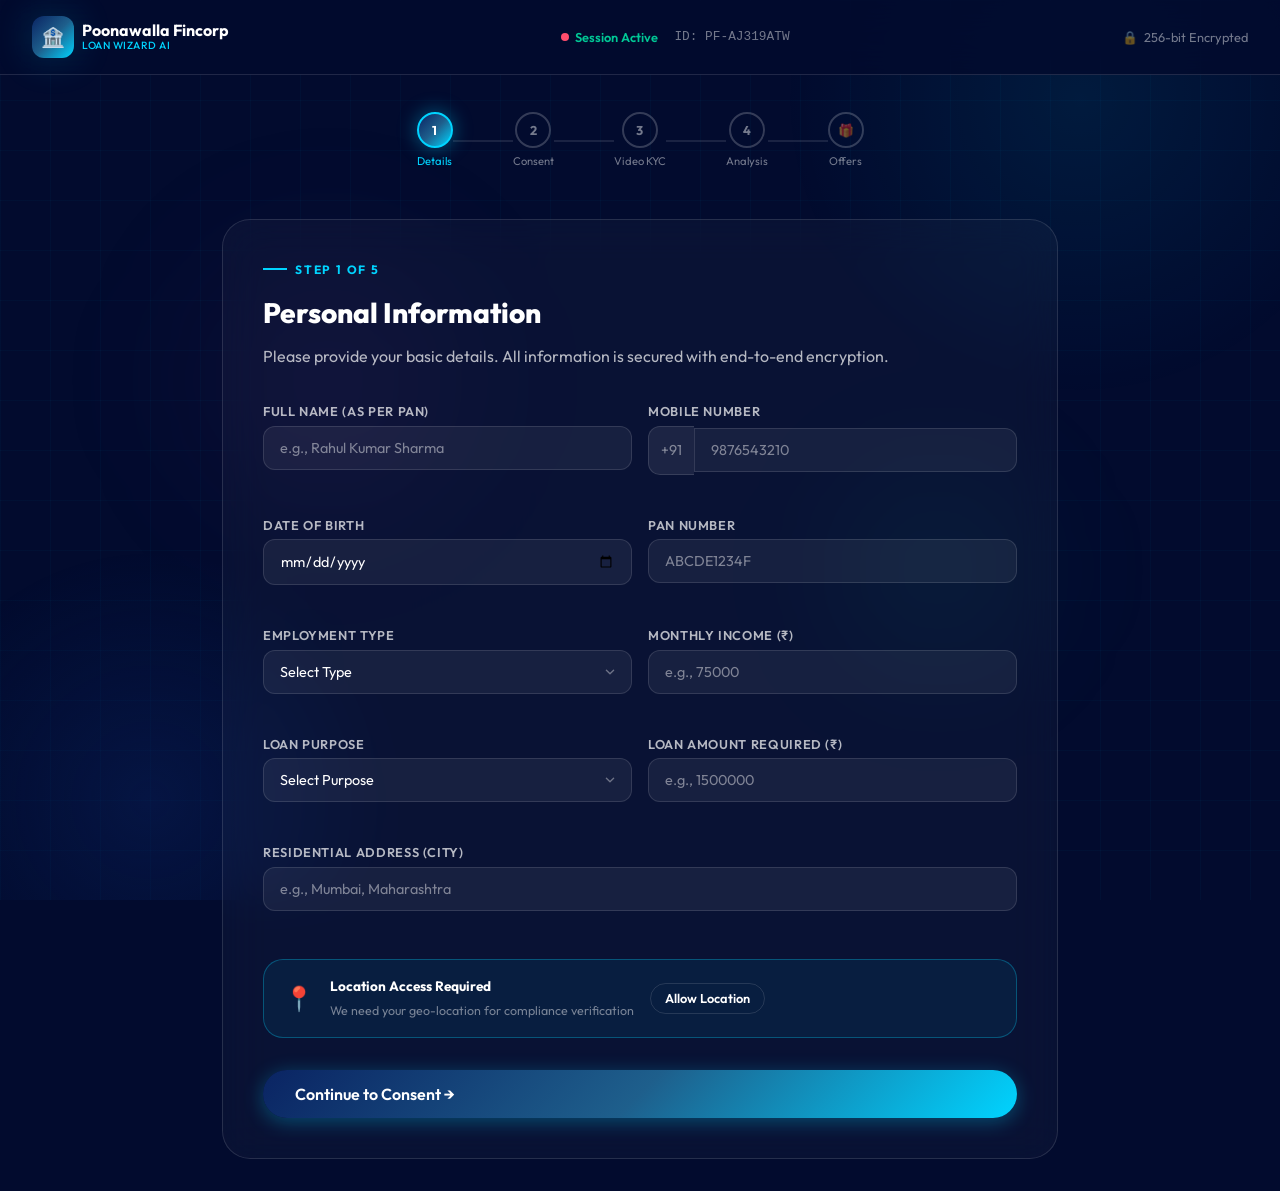
<file: onboarding.html>
<!DOCTYPE html>
<html lang="en">
<head>
  <meta charset="UTF-8" />
  <meta name="viewport" content="width=device-width, initial-scale=1.0" />
  <title>Video Onboarding – Poonawalla Fincorp Loan Wizard</title>
  <meta name="description" content="Complete your loan application via AI-guided video call. 3 minutes to your personalized loan offer." />
  <link rel="stylesheet" href="styles/main.css" />
  <link rel="stylesheet" href="styles/onboarding.css" />
</head>
<body>
  <div class="grid-bg"></div>
  <div class="bg-animated">
    <div class="bg-orb bg-orb-1"></div>
    <div class="bg-orb bg-orb-2"></div>
  </div>

  <div id="toast-container"></div>

  <!-- Navbar -->
  <nav class="navbar">
    <div class="navbar-inner">
      <a href="index.html" class="navbar-logo">
        <div class="logo-icon">🏦</div>
        <div class="logo-text">
          <span class="logo-main">Poonawalla Fincorp</span>
          <span class="logo-sub">Loan Wizard AI</span>
        </div>
      </a>
      <div class="session-info">
        <span class="session-badge">
          <span class="live-dot"></span>
          Session Active
        </span>
        <span class="session-id">ID: PF-<span id="session-id-display">...</span></span>
      </div>
      <div class="navbar-actions">
        <div class="secure-badge">
          <span>🔒</span>
          <span>256-bit Encrypted</span>
        </div>
      </div>
    </div>
  </nav>

  <div class="page-wrapper">
    <!-- STEP 1: Personal Details -->
    <div class="onboarding-screen active" id="screen-1">
      <div class="onboarding-layout">
        <div class="onboarding-header">
          <!-- Step Indicator -->
          <div class="step-indicator" id="step-indicator">
            <div class="step-wrapper">
              <div class="step-item active" id="si-1">
                <div class="step-circle">1</div>
              </div>
              <span class="step-label text-accent">Details</span>
            </div>
            <div class="step-line" id="sl-1"></div>
            <div class="step-wrapper">
              <div class="step-item" id="si-2">
                <div class="step-circle">2</div>
              </div>
              <span class="step-label">Consent</span>
            </div>
            <div class="step-line" id="sl-2"></div>
            <div class="step-wrapper">
              <div class="step-item" id="si-3">
                <div class="step-circle">3</div>
              </div>
              <span class="step-label">Video KYC</span>
            </div>
            <div class="step-line" id="sl-3"></div>
            <div class="step-wrapper">
              <div class="step-item" id="si-4">
                <div class="step-circle">4</div>
              </div>
              <span class="step-label">Analysis</span>
            </div>
            <div class="step-line" id="sl-4"></div>
            <div class="step-wrapper">
              <div class="step-item" id="si-5">
                <div class="step-circle">🎁</div>
              </div>
              <span class="step-label">Offers</span>
            </div>
          </div>
        </div>

        <div class="onboarding-content">
          <div class="screen-card">
            <div class="section-eyebrow">Step 1 of 5</div>
            <h1 style="font-size:1.75rem; font-weight:800; margin-bottom:0.5rem;">Personal Information</h1>
            <p class="text-secondary mb-xl">Please provide your basic details. All information is secured with end-to-end encryption.</p>

            <div class="form-grid">
              <div class="form-group">
                <label class="form-label">Full Name (as per PAN)</label>
                <input type="text" class="form-input" id="full-name" placeholder="e.g., Rahul Kumar Sharma" />
              </div>
              <div class="form-group">
                <label class="form-label">Mobile Number</label>
                <div class="input-with-prefix">
                  <span class="input-prefix">+91</span>
                  <input type="tel" class="form-input" id="mobile" placeholder="9876543210" maxlength="10" />
                </div>
              </div>
              <div class="form-group">
                <label class="form-label">Date of Birth</label>
                <input type="date" class="form-input" id="dob" />
              </div>
              <div class="form-group">
                <label class="form-label">PAN Number</label>
                <input type="text" class="form-input" id="pan" placeholder="ABCDE1234F" maxlength="10" style="text-transform:uppercase" />
              </div>
              <div class="form-group">
                <label class="form-label">Employment Type</label>
                <select class="form-select" id="emp-type">
                  <option value="">Select Type</option>
                  <option value="salaried">Salaried</option>
                  <option value="self-employed">Self Employed</option>
                  <option value="business">Business Owner</option>
                  <option value="professional">Professional (Doctor/CA/Lawyer)</option>
                </select>
              </div>
              <div class="form-group">
                <label class="form-label">Monthly Income (₹)</label>
                <input type="number" class="form-input" id="monthly-income" placeholder="e.g., 75000" />
              </div>
              <div class="form-group">
                <label class="form-label">Loan Purpose</label>
                <select class="form-select" id="loan-purpose-detail">
                  <option value="">Select Purpose</option>
                  <option value="home">Home Purchase/Renovation</option>
                  <option value="business">Business Expansion</option>
                  <option value="education">Education</option>
                  <option value="medical">Medical Emergency</option>
                  <option value="vehicle">Vehicle Purchase</option>
                  <option value="personal">Personal Needs</option>
                  <option value="wedding">Wedding</option>
                  <option value="travel">Travel</option>
                </select>
              </div>
              <div class="form-group">
                <label class="form-label">Loan Amount Required (₹)</label>
                <input type="number" class="form-input" id="loan-required" placeholder="e.g., 1500000" />
              </div>
              <div class="form-group" style="grid-column: 1/-1;">
                <label class="form-label">Residential Address (City)</label>
                <input type="text" class="form-input" id="city" placeholder="e.g., Mumbai, Maharashtra" />
              </div>
            </div>

            <div class="geo-capture-section">
              <div class="geo-info" id="geo-info">
                <span class="geo-icon">📍</span>
                <div>
                  <strong>Location Access Required</strong>
                  <p>We need your geo-location for compliance verification</p>
                </div>
                <button class="btn btn-ghost btn-sm" onclick="captureLocation()" id="geo-btn">Allow Location</button>
              </div>
              <div class="geo-success hidden" id="geo-success">
                <span>✅</span>
                <div>
                  <strong>Location Captured</strong>
                  <p id="geo-coords">Lat: –– | Long: ––</p>
                </div>
                <span class="badge badge-success">Verified</span>
              </div>
            </div>

            <button class="btn btn-primary btn-lg w-full mt-xl" onclick="proceedToConsent()">
              Continue to Consent →
            </button>
          </div>
        </div>
      </div>
    </div>

    <!-- STEP 2: Consent -->
    <div class="onboarding-screen" id="screen-2">
      <div class="onboarding-layout">
        <div class="onboarding-header"><!-- same step indicator via JS --></div>
        <div class="onboarding-content">
          <div class="screen-card consent-card">
            <div class="section-eyebrow">Step 2 of 5</div>
            <h1 style="font-size:1.75rem; font-weight:800; margin-bottom:0.5rem;">Consent & Authorization</h1>
            <p class="text-secondary mb-xl">Please review and accept the following consents to proceed with your loan application.</p>

            <div class="consent-list">
              <div class="consent-item" id="c1">
                <div class="consent-checkbox" onclick="toggleConsent('c1')">
                  <div class="checkbox-inner"></div>
                </div>
                <div class="consent-text">
                  <strong>Bureau Data Access</strong>
                  <p>I consent to Poonawalla Fincorp accessing my credit bureau reports (CIBIL, Experian, Equifax) for credit assessment purposes.</p>
                </div>
              </div>

              <div class="consent-item" id="c2">
                <div class="consent-checkbox" onclick="toggleConsent('c2')">
                  <div class="checkbox-inner"></div>
                </div>
                <div class="consent-text">
                  <strong>Video Recording & Processing</strong>
                  <p>I consent to video recording of the onboarding session. The recording will be used for KYC verification, age estimation, and audit purposes.</p>
                </div>
              </div>

              <div class="consent-item" id="c3">
                <div class="consent-checkbox" onclick="toggleConsent('c3')">
                  <div class="checkbox-inner"></div>
                </div>
                <div class="consent-text">
                  <strong>AI Processing of Biometric Data</strong>
                  <p>I consent to AI/ML analysis of my facial features for identity verification and age estimation as per the DPDP Act 2023.</p>
                </div>
              </div>

              <div class="consent-item" id="c4">
                <div class="consent-checkbox" onclick="toggleConsent('c4')">
                  <div class="checkbox-inner"></div>
                </div>
                <div class="consent-text">
                  <strong>Speech-to-Text Processing</strong>
                  <p>I consent to my verbal responses being transcribed and analyzed by AI systems for loan application purposes.</p>
                </div>
              </div>

              <div class="consent-item" id="c5">
                <div class="consent-checkbox" onclick="toggleConsent('c5')">
                  <div class="checkbox-inner"></div>
                </div>
                <div class="consent-text">
                  <strong>Location Data Usage</strong>
                  <p>I consent to my geo-location being captured and stored for fraud prevention and regulatory compliance purposes.</p>
                </div>
              </div>

              <div class="consent-item" id="c6">
                <div class="consent-checkbox" onclick="toggleConsent('c6')">
                  <div class="checkbox-inner"></div>
                </div>
                <div class="consent-text">
                  <strong>Marketing Communication</strong>
                  <p>I agree to receive loan offers, promotional updates, and service communications via SMS, email, and WhatsApp.</p>
                </div>
              </div>
            </div>

            <div class="consent-all">
              <button class="btn btn-ghost btn-sm" onclick="acceptAllConsents()">✅ Accept All Consents</button>
            </div>

            <div class="verbal-consent-box">
              <div class="vcb-icon">🎙️</div>
              <div>
                <strong>Verbal Consent Recording</strong>
                <p>During the video call, you will be asked to verbally confirm: <em>"I, [Name], hereby give my consent for loan processing by Poonawalla Fincorp"</em></p>
              </div>
            </div>

            <div class="consent-actions">
              <button class="btn btn-ghost btn-lg" onclick="goToScreen(1)">← Back</button>
              <button class="btn btn-primary btn-lg" onclick="proceedToVideoCall()" id="consent-next-btn" disabled>
                Proceed to Video KYC →
              </button>
            </div>
          </div>
        </div>
      </div>
    </div>

    <!-- STEP 3: Video Call -->
    <div class="onboarding-screen" id="screen-3">
      <div class="onboarding-layout">
        <div class="onboarding-content" style="max-width:100%;">
          <div class="video-call-screen">
            <div class="vc-left">
              <div class="vc-main-video">
                <div class="video-feed" id="video-feed">
                  <video id="camera-feed" autoplay muted playsinline></video>
                  <div class="video-overlay">
                    <div class="vid-header">
                      <div class="vid-badge">
                        <span class="live-dot"></span>
                        <span>LIVE</span>
                      </div>
                      <div class="vid-timer" id="vid-timer">00:00</div>
                    </div>
                    <div class="ai-scan-overlay" id="ai-overlay">
                      <div class="ai-scan-box">
                        <div class="scan-corner-anim tl"></div>
                        <div class="scan-corner-anim tr"></div>
                        <div class="scan-corner-anim bl"></div>
                        <div class="scan-corner-anim br"></div>
                        <div class="ai-scan-line"></div>
                      </div>
                      <span class="ai-scan-label">AI ANALYZING FACE</span>
                    </div>
                    <div class="vid-controls">
                      <button class="vid-ctrl" id="toggle-mic" onclick="toggleMic()">🎙️</button>
                      <button class="vid-ctrl vid-ctrl-end" onclick="endCall()">📵</button>
                      <button class="vid-ctrl" onclick="toggleCamera()">📷</button>
                    </div>
                  </div>
                  <div class="no-camera-placeholder" id="no-camera">
                    <div>📷</div>
                    <p>Camera Permission Required</p>
                    <button class="btn btn-ghost btn-sm mt-md" onclick="startCamera()">Enable Camera</button>
                  </div>
                </div>
              </div>

              <!-- AI Agent Avatar -->
              <div class="ai-agent-feed">
                <div class="agent-avatar">
                  <div class="agent-face">🤖</div>
                  <div class="agent-speaking" id="agent-speaking">
                    <span></span><span></span><span></span>
                  </div>
                </div>
                <div class="agent-info">
                  <strong>AI Loan Agent</strong>
                  <span class="badge badge-accent" style="font-size:0.65rem;">Powered by Gemini</span>
                </div>
              </div>
            </div>

            <div class="vc-right">
              <div class="vc-panel">
                <!-- STT Transcript -->
                <div class="panel-section">
                  <div class="panel-title">
                    <span>🎙️ Live Transcript</span>
                    <span class="badge badge-purple">AI STT</span>
                  </div>
                  <div class="transcript-box" id="transcript-box">
                    <div class="transcript-msg agent">
                      <span class="msg-role">AI Agent</span>
                      <p>Welcome to Poonawalla Fincorp! I'm your AI Loan Advisor. Please ensure your face is clearly visible. Let's begin your verification.</p>
                    </div>
                  </div>
                </div>

                <!-- AI Analysis Panel -->
                <div class="panel-section">
                  <div class="panel-title">
                    <span>🧠 Real-time AI Analysis</span>
                    <div class="spinner" style="width:14px;height:14px;"></div>
                  </div>
                  <div class="analysis-metrics">
                    <div class="metric-row">
                      <span>Face Detected</span>
                      <span class="metric-status" id="m-face">Waiting...</span>
                    </div>
                    <div class="metric-row">
                      <span>Liveness Check</span>
                      <span class="metric-status" id="m-liveness">Waiting...</span>
                    </div>
                    <div class="metric-row">
                      <span>Age Estimation</span>
                      <span class="metric-status" id="m-age">Waiting...</span>
                    </div>
                    <div class="metric-row">
                      <span>Identity Match</span>
                      <span class="metric-status" id="m-identity">Waiting...</span>
                    </div>
                    <div class="metric-row">
                      <span>Audio Quality</span>
                      <span class="metric-status" id="m-audio">Analyzing...</span>
                    </div>
                    <div class="metric-row">
                      <span>Verbal Consent</span>
                      <span class="metric-status" id="m-consent">Pending...</span>
                    </div>
                  </div>
                </div>

                <!-- Questions to Answer -->
                <div class="panel-section">
                  <div class="panel-title">
                    <span>📋 Current Question</span>
                  </div>
                  <div class="question-display" id="question-display">
                    <div class="q-number">Q1 of 6</div>
                    <p class="q-text" id="q-text">Initializing AI agent...</p>
                    <div class="q-progress">
                      <div class="progress-track">
                        <div class="progress-fill" id="q-prog" style="width:0%"></div>
                      </div>
                    </div>
                  </div>
                </div>

                <div class="vc-actions">
                  <button class="btn btn-ghost" onclick="goToScreen(2)">← Back</button>
                  <button class="btn btn-success" onclick="completeVideoCall()" id="complete-call-btn" disabled>
                    Complete & Analyze →
                  </button>
                </div>
              </div>
            </div>
          </div>
        </div>
      </div>
    </div>

    <!-- STEP 4: AI Analysis -->
    <div class="onboarding-screen" id="screen-4">
      <div class="onboarding-layout">
        <div class="onboarding-content">
          <div class="screen-card analysis-card">
            <div class="analysis-header">
              <div class="analysis-ai-icon">🧠</div>
              <h1 style="font-size:1.75rem; font-weight:800;">AI Risk Assessment</h1>
              <p class="text-secondary">Our multi-model AI system is analyzing your application...</p>
            </div>

            <div class="analysis-steps">
              <div class="analysis-step" id="as-1">
                <div class="as-icon">🎥</div>
                <div class="as-content">
                  <strong>Video Analysis</strong>
                  <p>Processing facial biometrics and age estimation</p>
                </div>
                <div class="as-status" id="as-1-status">
                  <div class="spinner"></div>
                </div>
              </div>

              <div class="analysis-step" id="as-2">
                <div class="as-icon">🗣️</div>
                <div class="as-content">
                  <strong>STT Processing</strong>
                  <p>Extracting structured data from voice transcript</p>
                </div>
                <div class="as-status" id="as-2-status">
                  <div class="spinner" style="opacity:0.3"></div>
                </div>
              </div>

              <div class="analysis-step" id="as-3">
                <div class="as-icon">📍</div>
                <div class="as-content">
                  <strong>Geo-Fraud Check</strong>
                  <p>Verifying location against declared information</p>
                </div>
                <div class="as-status" id="as-3-status">
                  <div class="spinner" style="opacity:0.3"></div>
                </div>
              </div>

              <div class="analysis-step" id="as-4">
                <div class="as-icon">📊</div>
                <div class="as-content">
                  <strong>Bureau Pull & Analysis</strong>
                  <p>Fetching CIBIL score and credit history</p>
                </div>
                <div class="as-status" id="as-4-status">
                  <div class="spinner" style="opacity:0.3"></div>
                </div>
              </div>

              <div class="analysis-step" id="as-5">
                <div class="as-icon">⚙️</div>
                <div class="as-content">
                  <strong>Policy Evaluation</strong>
                  <p>Checking eligibility against lending policies</p>
                </div>
                <div class="as-status" id="as-5-status">
                  <div class="spinner" style="opacity:0.3"></div>
                </div>
              </div>

              <div class="analysis-step" id="as-6">
                <div class="as-icon">🤖</div>
                <div class="as-content">
                  <strong>LLM Risk Classification</strong>
                  <p>Gemini AI generating risk band and persona classification</p>
                </div>
                <div class="as-status" id="as-6-status">
                  <div class="spinner" style="opacity:0.3"></div>
                </div>
              </div>

              <div class="analysis-step" id="as-7">
                <div class="as-icon">💰</div>
                <div class="as-content">
                  <strong>Offer Generation</strong>
                  <p>Crafting personalized loan offers based on your profile</p>
                </div>
                <div class="as-status" id="as-7-status">
                  <div class="spinner" style="opacity:0.3"></div>
                </div>
              </div>
            </div>

            <div class="overall-progress mt-xl">
              <div class="flex justify-between mb-sm">
                <span class="text-secondary" style="font-size:0.85rem;">Overall Progress</span>
                <span style="font-size:0.85rem; font-weight:700;" id="prog-pct">0%</span>
              </div>
              <div class="progress-track" style="height:10px;">
                <div class="progress-fill" id="main-progress" style="width:0%"></div>
              </div>
            </div>

            <div class="analysis-footer hidden" id="analysis-done">
              <div class="ai-summary">
                <h3>✅ Analysis Complete</h3>
                <div class="ai-summary-grid">
                  <div class="ai-summary-item">
                    <span class="label">Risk Band</span>
                    <span class="value text-green" id="sum-risk">A+</span>
                  </div>
                  <div class="ai-summary-item">
                    <span class="label">Credit Score</span>
                    <span class="value text-accent" id="sum-cibil">782</span>
                  </div>
                  <div class="ai-summary-item">
                    <span class="label">Age Verified</span>
                    <span class="value" id="sum-age">32 yrs</span>
                  </div>
                  <div class="ai-summary-item">
                    <span class="label">Income Verified</span>
                    <span class="value text-green" id="sum-income">✓</span>
                  </div>
                </div>
              </div>
              <button class="btn btn-gold btn-xl w-full" onclick="goToOffers()">
                🎁 View Your Loan Offers →
              </button>
            </div>
          </div>
        </div>
      </div>
    </div>
  </div>

  <script src="js/onboarding.js"></script>
</body>
</html>
</file>
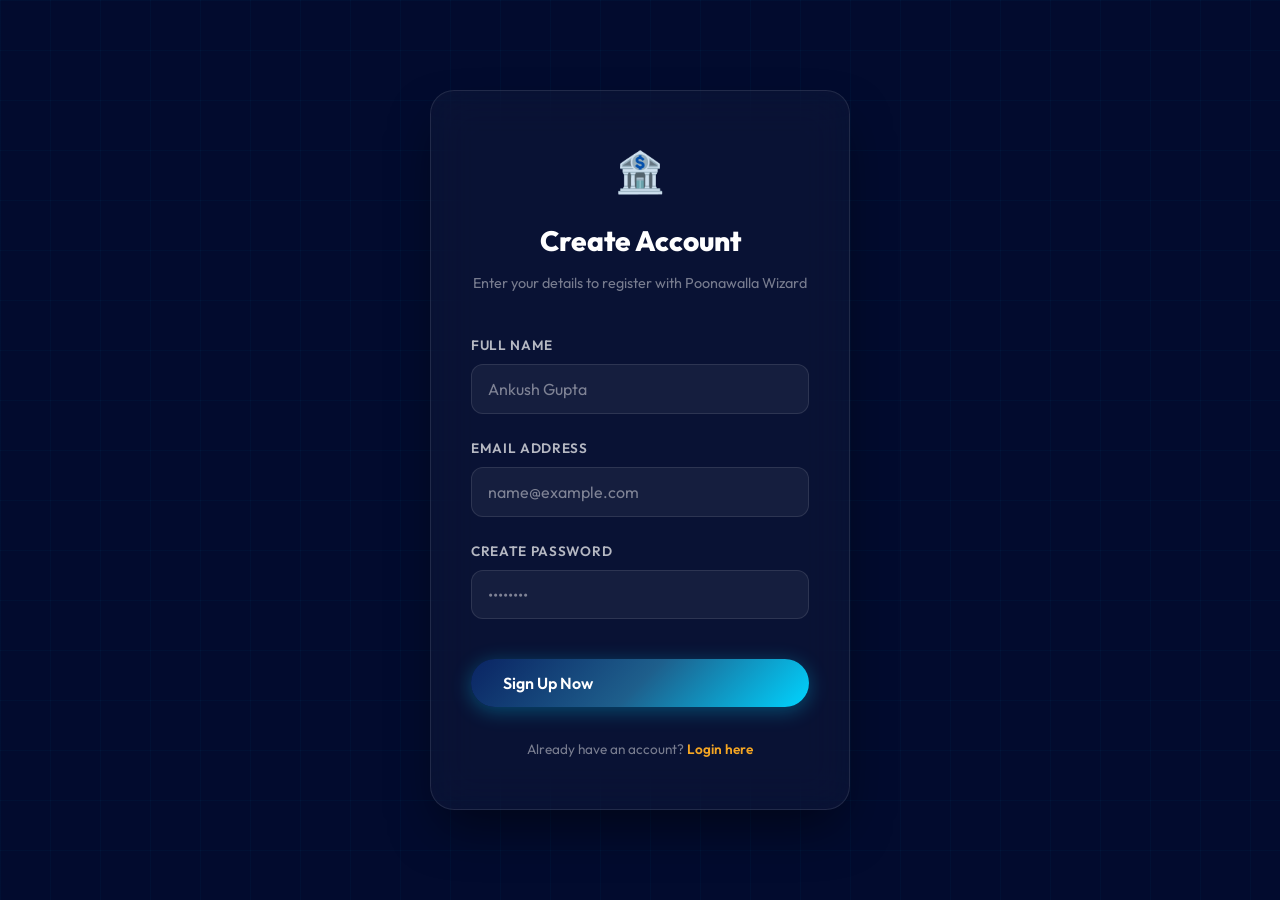
<file: signup.html>
<!DOCTYPE html>
<html lang="en">
<head>
  <meta charset="UTF-8" />
  <meta name="viewport" content="width=device-width, initial-scale=1.0" />
  <title>Sign Up – Poonawalla Fincorp Loan Wizard</title>
  <link rel="stylesheet" href="styles/main.css" />
  <style>
    .auth-container {
      min-height: 100vh;
      display: flex;
      align-items: center;
      justify-content: center;
      padding: 2rem;
      position: relative;
      z-index: 10;
    }
    .auth-card {
      width: 100%;
      max-width: 420px;
      background: rgba(255, 255, 255, 0.03);
      backdrop-filter: blur(20px);
      border: 1px solid rgba(255, 255, 255, 0.1);
      border-radius: 24px;
      padding: 3rem 2.5rem;
      box-shadow: 0 25px 50px -12px rgba(0, 0, 0, 0.5);
    }
    .auth-header {
      text-align: center;
      margin-bottom: 2.5rem;
    }
    .auth-logo {
      font-size: 2.5rem;
      margin-bottom: 1rem;
    }
    .auth-title {
      font-size: 1.75rem;
      font-weight: 800;
      color: #fff;
    }
    .auth-sub {
      color: var(--text-muted);
      font-size: 0.9rem;
      margin-top: 0.5rem;
    }
    .form-group {
      margin-bottom: 1.5rem;
    }
    .form-label {
      display: block;
      margin-bottom: 0.5rem;
      font-size: 0.85rem;
      color: rgba(255,255,255,0.7);
    }
    .form-input {
      width: 100%;
      background: rgba(255,255,255,0.05);
      border: 1px solid rgba(255,255,255,0.1);
      border-radius: 12px;
      padding: 0.85rem 1rem;
      color: #fff;
      font-size: 1rem;
      transition: all 0.3s ease;
    }
    .form-input:focus {
      outline: none;
      border-color: var(--brand-gold);
      background: rgba(255,255,255,0.08);
      box-shadow: 0 0 0 4px rgba(212, 175, 55, 0.1);
    }
    .auth-footer {
      text-align: center;
      margin-top: 2rem;
      font-size: 0.85rem;
      color: var(--text-muted);
    }
    .auth-footer a {
      color: var(--brand-gold);
      text-decoration: none;
      font-weight: 600;
    }
  </style>
</head>
<body>
  <div class="grid-bg"></div>
  <div id="toast-container"></div>

  <div class="auth-container">
    <div class="auth-card">
      <div class="auth-header">
        <div class="auth-logo">🏦</div>
        <h1 class="auth-title">Create Account</h1>
        <p class="auth-sub">Enter your details to register with Poonawalla Wizard</p>
      </div>

      <form id="signup-form" onsubmit="handleSignup(event)">
        <div class="form-group">
          <label class="form-label">Full Name</label>
          <input type="text" class="form-input" id="reg-name" placeholder="Ankush Gupta" required />
        </div>
        <div class="form-group">
          <label class="form-label">Email Address</label>
          <input type="email" class="form-input" id="reg-email" placeholder="name@example.com" required />
        </div>
        <div class="form-group">
          <label class="form-label">Create Password</label>
          <input type="password" class="form-input" id="reg-password" placeholder="••••••••" required />
        </div>
        <button type="submit" class="btn btn-primary btn-lg w-full" id="reg-btn" style="margin-top: 1rem;">
          Sign Up Now
        </button>
      </form>

      <div class="auth-footer">
        Already have an account? <a href="login.html">Login here</a>
      </div>
    </div>
  </div>

  <script>
    async function handleSignup(e) {
      e.preventDefault();
      const name = document.getElementById('reg-name').value;
      const email = document.getElementById('reg-email').value;
      const pass = document.getElementById('reg-password').value;
      const btn = document.getElementById('reg-btn');

      const API = window.location.origin.includes('localhost') ? 'http://localhost:5001/api' : '/api';
      btn.disabled = true;
      btn.innerHTML = '<div class="spinner"></div> Creating Account...';

      try {
        const resp = await fetch(`${API}/auth/register`, {
          method: 'POST',
          headers: { 'Content-Type': 'application/json' },
          body: JSON.stringify({ username: email, full_name: name, password: pass })
        });
        const data = await resp.json();
        if (data.success) {
          showToast('Account created successfully! Redirecting to login...', 'success');
          setTimeout(() => {
            window.location.href = 'login.html';
          }, 1500);
        } else {
          showToast(data.message || 'Registration failed', 'error');
        }
      } catch (err) {
        showToast('Server connection failed', 'error');
      } finally {
        btn.disabled = false;
        btn.textContent = 'Sign Up Now';
      }
    }

    function showToast(msg, type = 'info') {
      const icons = { success: '✅', error: '❌', info: 'ℹ️' };
      const container = document.getElementById('toast-container');
      if (!container) {
        const div = document.createElement('div');
        div.id = 'toast-container';
        document.body.appendChild(div);
      }
      const toast = document.createElement('div');
      toast.className = `toast ${type}`;
      toast.innerHTML = `<span class="toast-icon">${icons[type]}</span><span class="toast-msg">${msg}</span>`;
      document.getElementById('toast-container').appendChild(toast);
      setTimeout(() => toast.remove(), 4000);
    }
  </script>
</body>
</html>
</file>
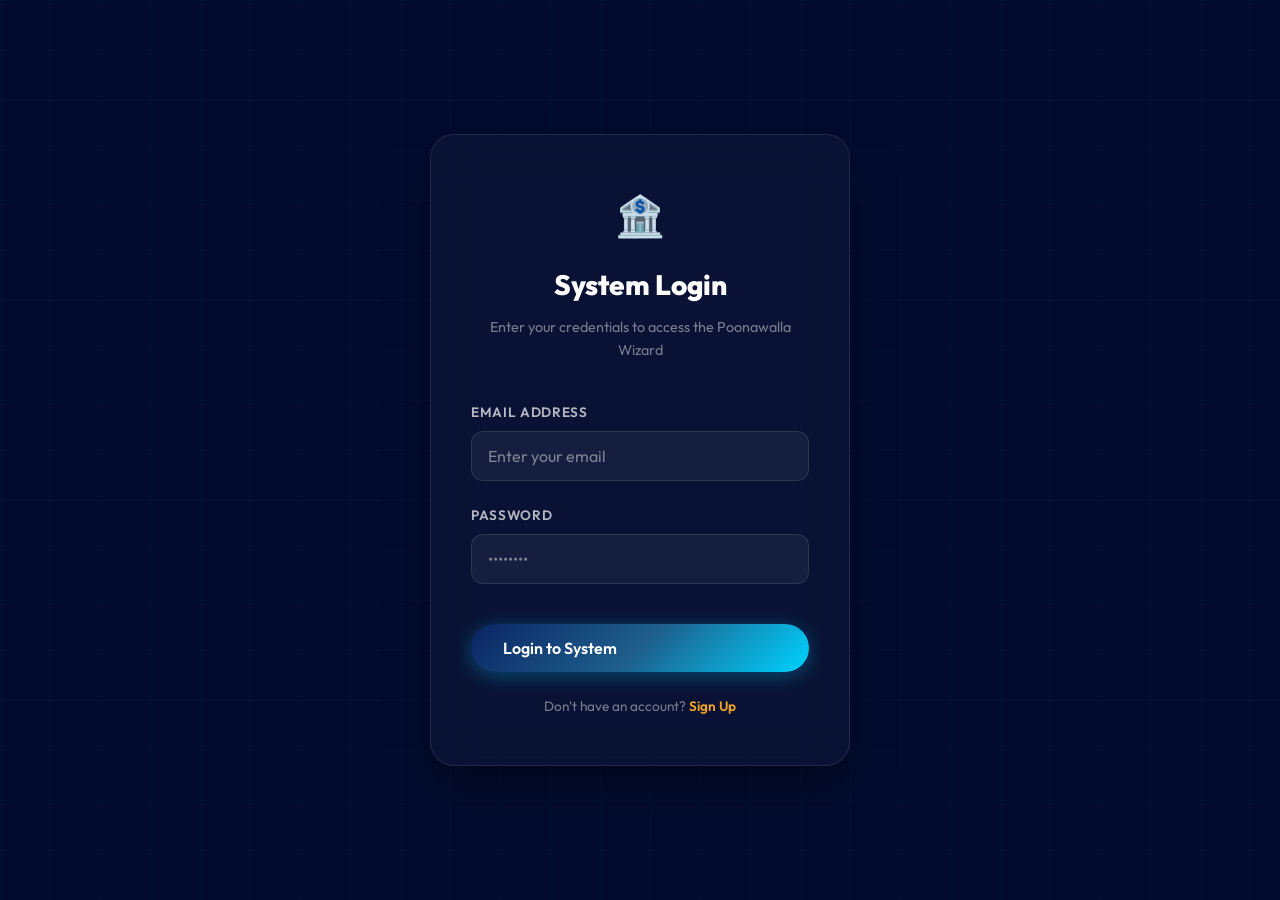
<file: user-dashboard.html>
<!DOCTYPE html>
<html lang="en">
<head>
  <meta charset="UTF-8" />
  <meta name="viewport" content="width=device-width, initial-scale=1.0" />
  <title>My Dashboard – Poonawalla Fincorp Loan Wizard</title>
  <link rel="stylesheet" href="styles/main.css" />
  <style>
    .user-dashboard {
      min-height: 100vh;
      padding: 2rem;
      max-width: 1200px;
      margin: 0 auto;
    }
    .header {
      display: flex;
      justify-content: space-between;
      align-items: center;
      margin-bottom: 2rem;
      padding-bottom: 1.5rem;
      border-bottom: 1px solid rgba(255,255,255,0.1);
    }
    .welcome-text h1 {
      font-size: 1.8rem;
      font-weight: 800;
      color: #fff;
    }
    .app-status-card {
      background: rgba(255, 255, 255, 0.03);
      backdrop-filter: blur(20px);
      border: 1px solid rgba(255, 255, 255, 0.1);
      border-radius: 20px;
      padding: 2rem;
      margin-bottom: 2rem;
    }
    .status-badge {
      display: inline-block;
      padding: 0.5rem 1rem;
      border-radius: 99px;
      font-size: 0.85rem;
      font-weight: 700;
      text-transform: uppercase;
      letter-spacing: 0.5px;
    }
    .status-approved { background: rgba(34, 197, 94, 0.2); color: #4ade80; border: 1px solid rgba(34, 197, 94, 0.3); }
    .status-pending { background: rgba(234, 179, 8, 0.2); color: #facc15; border: 1px solid rgba(234, 179, 8, 0.3); }
    .status-rejected { background: rgba(239, 68, 68, 0.2); color: #f87171; border: 1px solid rgba(239, 68, 68, 0.3); }
    
    .app-grid {
      display: grid;
      grid-template-columns: repeat(auto-fill, minmax(300px, 1fr));
      gap: 1.5rem;
      margin-top: 1.5rem;
    }
    .detail-item {
      display: flex;
      flex-direction: column;
      gap: 0.25rem;
    }
    .detail-label {
      font-size: 0.75rem;
      color: var(--text-muted);
      text-transform: uppercase;
    }
    .detail-value {
      font-size: 1.1rem;
      color: #fff;
      font-weight: 600;
    }
    .no-apps {
      text-align: center;
      padding: 4rem 2rem;
      color: var(--text-muted);
    }
  </style>
  <script src="js/auth.js"></script>
</head>
<body>
  <div class="grid-bg"></div>
  <div id="toast-container"></div>

  <div class="user-dashboard">
    <div class="header">
      <div class="welcome-text">
        <p class="text-secondary" style="font-size: 0.9rem; margin-bottom: 0.25rem;">Welcome back,</p>
        <h1 id="user-name">User</h1>
      </div>
      <div style="display: flex; gap: 1rem;">
        <a href="index.html" class="btn btn-ghost btn-sm">Home</a>
        <button class="btn btn-primary btn-sm" onclick="logout()">Logout</button>
      </div>
    </div>

    <div class="dashboard-content">
      <div style="display: flex; justify-content: space-between; align-items: center; margin-bottom: 1.5rem;">
        <h2 style="font-size: 1.4rem; font-weight: 700; color: #fff;">My Applications</h2>
        <a href="onboarding.html" class="btn btn-gold btn-sm">New Application +</a>
      </div>

      <div id="applications-list">
        <div class="no-apps">
          <div style="font-size: 3rem; margin-bottom: 1rem;">📋</div>
          <p>You haven't submitted any applications yet.</p>
          <a href="onboarding.html" class="btn btn-gold btn-sm" style="margin-top: 1.5rem;">Start Your Journey</a>
        </div>
      </div>
    </div>
  </div>

  <script>
    const API = window.location.origin.includes('localhost') ? 'http://localhost:5001/api' : '/api';
    const currentUser = checkAuth(); // Ensures user is logged in

    if (currentUser) {
      document.getElementById('user-name').textContent = currentUser.full_name || currentUser.username;
      loadApplications();
    }

    async function loadApplications() {
      try {
        const resp = await fetch(`${API}/my-applications/${currentUser.username}`);
        const data = await resp.json();

        if (data.success && data.applications.length > 0) {
          renderApplications(data.applications);
        }
      } catch (err) {
        console.error('Failed to load applications', err);
      }
    }

    function renderApplications(apps) {
      const container = document.getElementById('applications-list');
      container.innerHTML = '';

      apps.forEach(app => {
        const card = document.createElement('div');
        card.className = 'app-status-card';
        
        const statusClass = `status-${(app.status || 'pending').toLowerCase()}`;
        
        card.innerHTML = `
          <div style="display: flex; justify-content: space-between; align-items: flex-start; margin-bottom: 1.5rem;">
            <div>
              <span style="font-size: 0.8rem; color: var(--brand-gold); font-weight: 700; margin-bottom: 0.5rem; display: block;">APP ID: ${app.app_num || 'PENDING'}</span>
              <h3 style="font-size: 1.25rem; font-weight: 700; color: #fff;">${app.loan_purpose?.replace('_', ' ').toUpperCase() || 'PERSONAL LOAN'}</h3>
              <p style="font-size: 0.85rem; color: var(--text-muted);">Submitted on ${new Date(app.created_at).toLocaleDateString()}</p>
            </div>
            <span class="status-badge ${statusClass}">${app.status || 'Pending'}</span>
          </div>

          <div class="app-grid">
            <div class="detail-item">
              <span class="detail-label">Required Amount</span>
              <span class="detail-value">₹${app.loan_required?.toLocaleString()}</span>
            </div>
            <div class="detail-item">
              <span class="detail-label">AI Risk Band</span>
              <span class="detail-value">${app.risk_band || 'In Analysis...'}</span>
            </div>
            <div class="detail-item">
              <span class="detail-label">CIBIL Score</span>
              <span class="detail-value">${app.cibil_score || '—'}</span>
            </div>
            ${app.offer_amount ? `
            <div class="detail-item">
              <span class="detail-label">Approved Amount</span>
              <span class="detail-value" style="color: var(--brand-green);">₹${app.offer_amount.toLocaleString()}</span>
            </div>
            <div class="detail-item">
              <span class="detail-label">EMI</span>
              <span class="detail-value">₹${app.offer_emi?.toLocaleString()} / mo</span>
            </div>
            ` : ''}
          </div>
          
          ${app.status === 'Approved' ? `
          <div style="margin-top: 2rem; padding-top: 1.5rem; border-top: 1px solid rgba(255,255,255,0.05);">
             <p style="color: var(--text-muted); font-size: 0.85rem; margin-bottom: 1rem;">${app.ai_insight || 'Our AI has approved your application based on your profile.'}</p>
             <button class="btn btn-gold btn-sm" onclick="window.location.href='offers.html'">View Full Offer Details</button>
          </div>
          ` : ''}
        `;
        container.appendChild(card);
      });
    }
  </script>
</body>
</html>
</file>
<file: styles/main.css>
/* ============================================
   POONAWALLA FINCORP - LOAN WIZARD
   Global Design System
   ============================================ */

@import url('https://fonts.googleapis.com/css2?family=Inter:wght@300;400;500;600;700;800;900&family=Outfit:wght@300;400;500;600;700;800&display=swap');

:root {
  /* Brand Colors */
  --brand-primary: #0a2463;
  --brand-secondary: #1e5f8c;
  --brand-accent: #00d4ff;
  --brand-gold: #f5a623;
  --brand-green: #00c896;
  --brand-red: #ff4d6d;
  --brand-purple: #7b2d8b;

  /* Gradients */
  --grad-primary: linear-gradient(135deg, #0a2463 0%, #1e5f8c 50%, #00d4ff 100%);
  --grad-hero: linear-gradient(135deg, #020b2e 0%, #0a2463 40%, #1e5f8c 100%);
  --grad-card: linear-gradient(145deg, rgba(255,255,255,0.05) 0%, rgba(255,255,255,0.02) 100%);
  --grad-gold: linear-gradient(135deg, #f5a623 0%, #f7c948 100%);
  --grad-success: linear-gradient(135deg, #00c896 0%, #00a87a 100%);
  --grad-ai: linear-gradient(135deg, #7b2d8b 0%, #1e5f8c 100%);

  /* Backgrounds */
  --bg-dark: #020b2e;
  --bg-card: rgba(10, 36, 99, 0.4);
  --bg-glass: rgba(255, 255, 255, 0.05);
  --bg-glass-hover: rgba(255, 255, 255, 0.08);

  /* Text */
  --text-primary: #ffffff;
  --text-secondary: rgba(255, 255, 255, 0.7);
  --text-muted: rgba(255, 255, 255, 0.45);

  /* Borders */
  --border-glass: rgba(255, 255, 255, 0.12);
  --border-accent: rgba(0, 212, 255, 0.3);
  --border-gold: rgba(245, 166, 35, 0.4);

  /* Shadows */
  --shadow-sm: 0 4px 16px rgba(0, 0, 0, 0.3);
  --shadow-md: 0 8px 32px rgba(0, 0, 0, 0.4);
  --shadow-lg: 0 16px 64px rgba(0, 0, 0, 0.5);
  --shadow-glow: 0 0 40px rgba(0, 212, 255, 0.2);
  --shadow-gold-glow: 0 0 30px rgba(245, 166, 35, 0.3);

  /* Spacing */
  --space-xs: 0.25rem;
  --space-sm: 0.5rem;
  --space-md: 1rem;
  --space-lg: 1.5rem;
  --space-xl: 2rem;
  --space-2xl: 3rem;
  --space-3xl: 4rem;

  /* Border Radius */
  --radius-sm: 8px;
  --radius-md: 12px;
  --radius-lg: 20px;
  --radius-xl: 28px;
  --radius-full: 9999px;

  /* Typography */
  --font-primary: 'Outfit', 'Inter', sans-serif;
  --font-secondary: 'Inter', sans-serif;

  /* Transitions */
  --trans-fast: 0.15s ease;
  --trans-base: 0.3s ease;
  --trans-slow: 0.5s ease;
}

/* ============ RESET & BASE ============ */
*, *::before, *::after {
  box-sizing: border-box;
  margin: 0;
  padding: 0;
}

html {
  scroll-behavior: smooth;
  font-size: 16px;
}

body {
  font-family: var(--font-primary);
  background: var(--bg-dark);
  color: var(--text-primary);
  line-height: 1.6;
  overflow-x: hidden;
  min-height: 100vh;
}

a {
  text-decoration: none;
  color: inherit;
}

input, select, textarea, button {
  font-family: var(--font-primary);
}

img {
  max-width: 100%;
}

/* ============ SCROLLBAR ============ */
::-webkit-scrollbar {
  width: 6px;
}
::-webkit-scrollbar-track {
  background: rgba(0,0,0,0.3);
}
::-webkit-scrollbar-thumb {
  background: var(--brand-secondary);
  border-radius: 3px;
}

/* ============ BACKGROUND ANIMATIONS ============ */
.bg-animated {
  position: fixed;
  inset: 0;
  z-index: 0;
  overflow: hidden;
  pointer-events: none;
}

.bg-animated::before {
  content: '';
  position: absolute;
  width: 600px;
  height: 600px;
  background: radial-gradient(circle, rgba(0, 212, 255, 0.08) 0%, transparent 70%);
  top: -200px;
  right: -100px;
  animation: floatOrb 8s ease-in-out infinite alternate;
}

.bg-animated::after {
  content: '';
  position: absolute;
  width: 500px;
  height: 500px;
  background: radial-gradient(circle, rgba(10, 36, 99, 0.4) 0%, transparent 70%);
  bottom: -150px;
  left: -100px;
  animation: floatOrb 10s ease-in-out infinite alternate-reverse;
}

.bg-orb {
  position: absolute;
  border-radius: 50%;
  filter: blur(60px);
  animation: floatOrb 12s ease-in-out infinite alternate;
}

.bg-orb-1 {
  width: 400px;
  height: 400px;
  background: radial-gradient(circle, rgba(123, 45, 139, 0.1) 0%, transparent 70%);
  top: 20%;
  left: 10%;
  animation-delay: -3s;
}

.bg-orb-2 {
  width: 300px;
  height: 300px;
  background: radial-gradient(circle, rgba(0, 200, 150, 0.08) 0%, transparent 70%);
  bottom: 20%;
  right: 15%;
  animation-delay: -6s;
}

@keyframes floatOrb {
  0% { transform: translate(0, 0) scale(1); }
  100% { transform: translate(30px, -30px) scale(1.1); }
}

/* ============ GRID BACKGROUND ============ */
.grid-bg {
  position: fixed;
  inset: 0;
  z-index: 0;
  background-image:
    linear-gradient(rgba(0, 212, 255, 0.03) 1px, transparent 1px),
    linear-gradient(90deg, rgba(0, 212, 255, 0.03) 1px, transparent 1px);
  background-size: 50px 50px;
  pointer-events: none;
}

/* ============ LAYOUT ============ */
.page-wrapper {
  position: relative;
  z-index: 1;
  min-height: 100vh;
}

.container {
  max-width: 1280px;
  margin: 0 auto;
  padding: 0 var(--space-xl);
}

@media (max-width: 768px) {
  .container {
    padding: 0 var(--space-md);
  }
}

.container-sm {
  max-width: 800px;
  margin: 0 auto;
  padding: 0 var(--space-xl);
}

/* ============ NAVBAR ============ */
.navbar {
  position: fixed;
  top: 0;
  left: 0;
  right: 0;
  z-index: 100;
  padding: var(--space-md) 0;
  background: rgba(2, 11, 46, 0.8);
  backdrop-filter: blur(20px);
  border-bottom: 1px solid var(--border-glass);
  transition: all var(--trans-base);
}

.navbar-inner {
  display: flex;
  align-items: center;
  justify-content: space-between;
  max-width: 1280px;
  margin: 0 auto;
  padding: 0 var(--space-xl);
}

.navbar-logo {
  display: flex;
  align-items: center;
  gap: var(--space-sm);
}

.navbar-logo .logo-icon {
  width: 42px;
  height: 42px;
  background: var(--grad-primary);
  border-radius: var(--radius-md);
  display: flex;
  align-items: center;
  justify-content: center;
  font-size: 1.2rem;
  box-shadow: var(--shadow-glow);
}

.navbar-logo .logo-text {
  display: flex;
  flex-direction: column;
  line-height: 1.1;
}

.navbar-logo .logo-main {
  font-size: 1rem;
  font-weight: 700;
  color: var(--text-primary);
}

.navbar-logo .logo-sub {
  font-size: 0.65rem;
  font-weight: 500;
  color: var(--brand-accent);
  letter-spacing: 0.05em;
  text-transform: uppercase;
}

.navbar-nav {
  display: flex;
  align-items: center;
  gap: var(--space-xl);
  list-style: none;
}

@media (max-width: 991px) {
  .navbar-nav {
    display: none; /* Will be replaced by hamburger in a real implementation */
  }
  .navbar-actions .btn-ghost {
    display: none;
  }
}

.navbar-nav a {
  font-size: 0.875rem;
  font-weight: 500;
  color: var(--text-secondary);
  transition: color var(--trans-fast);
  position: relative;
}

.navbar-nav a::after {
  content: '';
  position: absolute;
  bottom: -4px;
  left: 0;
  right: 0;
  height: 2px;
  background: var(--brand-accent);
  transform: scaleX(0);
  transition: transform var(--trans-base);
}

.navbar-nav a:hover {
  color: var(--text-primary);
}

.navbar-nav a:hover::after {
  transform: scaleX(1);
}

.navbar-actions {
  display: flex;
  align-items: center;
  gap: var(--space-md);
}

/* ============ BUTTONS ============ */
.btn {
  display: inline-flex;
  align-items: center;
  gap: var(--space-sm);
  padding: 0.625rem 1.25rem;
  border-radius: var(--radius-full);
  font-size: 0.875rem;
  font-weight: 600;
  cursor: pointer;
  transition: all var(--trans-base);
  border: none;
  outline: none;
  text-decoration: none;
  white-space: nowrap;
}

.btn-primary {
  background: var(--grad-primary);
  color: white;
  box-shadow: 0 4px 20px rgba(0, 212, 255, 0.3);
}

.btn-primary:hover {
  transform: translateY(-2px);
  box-shadow: 0 8px 30px rgba(0, 212, 255, 0.4);
}

.btn-gold {
  background: var(--grad-gold);
  color: #1a0a00;
  font-weight: 700;
  box-shadow: var(--shadow-gold-glow);
}

.btn-gold:hover {
  transform: translateY(-2px);
  box-shadow: 0 8px 30px rgba(245, 166, 35, 0.5);
}

.btn-ghost {
  background: transparent;
  color: var(--text-primary);
  border: 1px solid var(--border-glass);
}

.btn-ghost:hover {
  background: var(--bg-glass-hover);
  border-color: var(--border-accent);
}

.btn-success {
  background: var(--grad-success);
  color: white;
  box-shadow: 0 4px 20px rgba(0, 200, 150, 0.3);
}

.btn-success:hover {
  transform: translateY(-2px);
  box-shadow: 0 8px 30px rgba(0, 200, 150, 0.5);
}

.btn-lg {
  padding: 0.875rem 2rem;
  font-size: 1rem;
}

.btn-xl {
  padding: 1.1rem 2.5rem;
  font-size: 1.1rem;
  border-radius: var(--radius-lg);
}

.btn-sm {
  padding: 0.4rem 0.875rem;
  font-size: 0.8rem;
}

/* ============ CARDS ============ */
.card {
  background: var(--bg-glass);
  border: 1px solid var(--border-glass);
  border-radius: var(--radius-lg);
  padding: var(--space-xl);
  backdrop-filter: blur(20px);
  transition: all var(--trans-base);
}

.card:hover {
  background: var(--bg-glass-hover);
  border-color: var(--border-accent);
  transform: translateY(-2px);
  box-shadow: var(--shadow-glow);
}

.card-glass {
  background: rgba(255, 255, 255, 0.04);
  border: 1px solid rgba(255, 255, 255, 0.08);
  border-radius: var(--radius-xl);
  backdrop-filter: blur(30px);
}

/* ============ BADGES ============ */
.badge {
  display: inline-flex;
  align-items: center;
  gap: 0.3rem;
  padding: 0.25rem 0.75rem;
  border-radius: var(--radius-full);
  font-size: 0.75rem;
  font-weight: 600;
}

.badge-accent {
  background: rgba(0, 212, 255, 0.15);
  color: var(--brand-accent);
  border: 1px solid rgba(0, 212, 255, 0.3);
}

.badge-gold {
  background: rgba(245, 166, 35, 0.15);
  color: var(--brand-gold);
  border: 1px solid rgba(245, 166, 35, 0.3);
}

.badge-success {
  background: rgba(0, 200, 150, 0.15);
  color: var(--brand-green);
  border: 1px solid rgba(0, 200, 150, 0.3);
}

.badge-danger {
  background: rgba(255, 77, 109, 0.15);
  color: var(--brand-red);
  border: 1px solid rgba(255, 77, 109, 0.3);
}

.badge-purple {
  background: rgba(123, 45, 139, 0.2);
  color: #c77dff;
  border: 1px solid rgba(123, 45, 139, 0.4);
}

/* ============ PROGRESS BAR ============ */
.progress-track {
  background: rgba(255, 255, 255, 0.08);
  border-radius: var(--radius-full);
  height: 6px;
  overflow: hidden;
}

.progress-fill {
  height: 100%;
  border-radius: var(--radius-full);
  background: var(--grad-primary);
  transition: width 1s ease;
  position: relative;
  overflow: hidden;
}

.progress-fill::after {
  content: '';
  position: absolute;
  top: 0;
  left: -100%;
  width: 100%;
  height: 100%;
  background: linear-gradient(90deg, transparent, rgba(255,255,255,0.4), transparent);
  animation: shimmer 2s infinite;
}

@keyframes shimmer {
  to { left: 100%; }
}

/* ============ STEP INDICATOR ============ */
.step-indicator {
  display: flex;
  align-items: center;
  gap: 0;
  justify-content: center;
  margin-bottom: var(--space-2xl);
}

.step-item {
  display: flex;
  align-items: center;
  gap: 0;
}

.step-circle {
  width: 36px;
  height: 36px;
  border-radius: 50%;
  display: flex;
  align-items: center;
  justify-content: center;
  font-size: 0.8rem;
  font-weight: 700;
  border: 2px solid rgba(255,255,255,0.2);
  background: transparent;
  color: var(--text-muted);
  transition: all var(--trans-base);
  z-index: 1;
  position: relative;
}

.step-item.active .step-circle {
  background: var(--grad-primary);
  border-color: var(--brand-accent);
  color: white;
  box-shadow: 0 0 20px rgba(0, 212, 255, 0.4);
}

.step-item.done .step-circle {
  background: var(--brand-green);
  border-color: var(--brand-green);
  color: white;
}

.step-line {
  width: 60px;
  height: 2px;
  background: rgba(255,255,255,0.1);
  transition: background var(--trans-base);
}

.step-item.done + .step-item .step-line,
.step-line.done {
  background: var(--brand-green);
}

.step-label {
  font-size: 0.7rem;
  color: var(--text-muted);
  text-align: center;
  margin-top: 0.3rem;
  white-space: nowrap;
}

.step-item.active .step-label {
  color: var(--brand-accent);
}

.step-item.done .step-label {
  color: var(--brand-green);
}

.step-wrapper {
  display: flex;
  flex-direction: column;
  align-items: center;
}

/* ============ FORMS ============ */
.form-group {
  margin-bottom: var(--space-lg);
}

.form-label {
  display: block;
  font-size: 0.8rem;
  font-weight: 600;
  color: var(--text-secondary);
  margin-bottom: var(--space-xs);
  text-transform: uppercase;
  letter-spacing: 0.05em;
}

.form-input {
  width: 100%;
  background: rgba(255, 255, 255, 0.06);
  border: 1px solid var(--border-glass);
  border-radius: var(--radius-md);
  padding: 0.75rem 1rem;
  color: var(--text-primary);
  font-size: 0.9rem;
  transition: all var(--trans-base);
  outline: none;
}

.form-input:focus {
  border-color: var(--brand-accent);
  background: rgba(0, 212, 255, 0.06);
  box-shadow: 0 0 0 3px rgba(0, 212, 255, 0.1);
}

.form-input::placeholder {
  color: var(--text-muted);
}

.form-select {
  width: 100%;
  background: rgba(255, 255, 255, 0.06);
  border: 1px solid var(--border-glass);
  border-radius: var(--radius-md);
  padding: 0.75rem 1rem;
  color: var(--text-primary);
  font-size: 0.9rem;
  transition: all var(--trans-base);
  outline: none;
  cursor: pointer;
  -webkit-appearance: none;
  background-image: url("data:image/svg+xml,%3csvg xmlns='http://www.w3.org/2000/svg' fill='none' viewBox='0 0 20 20'%3e%3cpath stroke='%23ffffff60' stroke-linecap='round' stroke-linejoin='round' stroke-width='1.5' d='M6 8l4 4 4-4'/%3e%3c/svg%3e");
  background-repeat: no-repeat;
  background-position: right 0.75rem center;
  background-size: 1.25em;
  padding-right: 2.5rem;
}

.form-select:focus {
  border-color: var(--brand-accent);
  box-shadow: 0 0 0 3px rgba(0, 212, 255, 0.1);
}

.form-select option {
  background: #0a1a4a;
  color: var(--text-primary);
}

/* ============ TYPOGRAPHY ============ */
.text-gradient {
  background: var(--grad-primary);
  -webkit-background-clip: text;
  -webkit-text-fill-color: transparent;
  background-clip: text;
}

.text-gradient-gold {
  background: var(--grad-gold);
  -webkit-background-clip: text;
  -webkit-text-fill-color: transparent;
  background-clip: text;
}

.text-accent { color: var(--brand-accent); }
.text-gold { color: var(--brand-gold); }
.text-green { color: var(--brand-green); }
.text-red { color: var(--brand-red); }
.text-muted { color: var(--text-muted); }
.text-secondary { color: var(--text-secondary); }

/* ============ SECTION HEADERS ============ */
.section-eyebrow {
  font-size: 0.75rem;
  font-weight: 700;
  letter-spacing: 0.15em;
  text-transform: uppercase;
  color: var(--brand-accent);
  margin-bottom: 0.75rem;
  display: flex;
  align-items: center;
  gap: 0.5rem;
}

.section-eyebrow::before {
  content: '';
  display: block;
  width: 24px;
  height: 2px;
  background: var(--brand-accent);
}

/* ============ DIVIDER ============ */
.divider {
  height: 1px;
  background: var(--border-glass);
  margin: var(--space-xl) 0;
}

/* ============ PULSE ANIMATION ============ */
.pulse {
  animation: pulse 2s infinite;
}

@keyframes pulse {
  0%, 100% { opacity: 1; }
  50% { opacity: 0.5; }
}

.pulse-ring {
  position: relative;
}

.pulse-ring::before {
  content: '';
  position: absolute;
  inset: -4px;
  border-radius: inherit;
  border: 2px solid var(--brand-accent);
  animation: pulseRing 2s infinite;
}

@keyframes pulseRing {
  0% { opacity: 1; transform: scale(1); }
  100% { opacity: 0; transform: scale(1.3); }
}

/* ============ LIVE INDICATOR ============ */
.live-dot {
  width: 8px;
  height: 8px;
  border-radius: 50%;
  background: var(--brand-red);
  display: inline-block;
  animation: liveBlink 1.2s ease-in-out infinite;
}

@keyframes liveBlink {
  0%, 100% { opacity: 1; box-shadow: 0 0 6px var(--brand-red); }
  50% { opacity: 0.4; box-shadow: none; }
}

/* ============ LOADING SPINNER ============ */
.spinner {
  width: 20px;
  height: 20px;
  border: 2px solid rgba(255,255,255,0.2);
  border-top-color: var(--brand-accent);
  border-radius: 50%;
  animation: spin 0.8s linear infinite;
}

@keyframes spin {
  to { transform: rotate(360deg); }
}

/* ============ TOAST NOTIFICATIONS ============ */
#toast-container {
  position: fixed;
  top: 80px;
  right: 20px;
  z-index: 9999;
  display: flex;
  flex-direction: column;
  gap: 10px;
}

.toast {
  background: rgba(10, 36, 99, 0.95);
  border: 1px solid var(--border-glass);
  border-radius: var(--radius-md);
  padding: var(--space-md) var(--space-lg);
  backdrop-filter: blur(20px);
  display: flex;
  align-items: center;
  gap: 0.75rem;
  min-width: 280px;
  animation: toastIn 0.3s ease;
  box-shadow: var(--shadow-md);
}

.toast.success { border-color: rgba(0, 200, 150, 0.4); }
.toast.error { border-color: rgba(255, 77, 109, 0.4); }
.toast.info { border-color: rgba(0, 212, 255, 0.4); }

.toast-icon { font-size: 1.2rem; }
.toast-msg { font-size: 0.85rem; color: var(--text-secondary); flex: 1; }

@keyframes toastIn {
  from { transform: translateX(100%); opacity: 0; }
  to { transform: translateX(0); opacity: 1; }
}

/* ============ UTILITY CLASSES ============ */
.text-center { text-align: center; }
.text-right { text-align: right; }
.flex { display: flex; }
.flex-col { flex-direction: column; }
.items-center { align-items: center; }
.justify-center { justify-content: center; }
.justify-between { justify-content: space-between; }
.gap-sm { gap: var(--space-sm); }
.gap-md { gap: var(--space-md); }
.gap-lg { gap: var(--space-lg); }
.gap-xl { gap: var(--space-xl); }
.w-full { width: 100%; }
.mt-sm { margin-top: var(--space-sm); }
.mt-md { margin-top: var(--space-md); }
.mt-lg { margin-top: var(--space-lg); }
.mt-xl { margin-top: var(--space-xl); }
.mb-sm { margin-bottom: var(--space-sm); }
.mb-md { margin-bottom: var(--space-md); }
.mb-lg { margin-bottom: var(--space-lg); }
.mb-xl { margin-bottom: var(--space-xl); }
.hidden { display: none !important; }

/* Responsive Utilities */
@media (max-width: 768px) {
  .md-hidden { display: none !important; }
  .text-mobile-center { text-align: center; }
  .flex-mobile-col { flex-direction: column; }
  .w-mobile-full { width: 100%; }
}

/* ============ RESPONSIVE ============ */
@media (max-width: 768px) {
  .navbar-nav { display: none; }
  .container { padding: 0 var(--space-lg); }
  .step-line { width: 30px; }
  .step-label { font-size: 0.6rem; }
}
</file>
<file: styles/landing.css>
/* ============ LANDING PAGE STYLES ============ */

/* HERO */
.hero {
  min-height: 100vh;
  padding: 140px 0 80px;
  display: flex;
  align-items: center;
}

.hero .container {
  display: grid;
  grid-template-columns: 1fr 1fr;
  align-items: center;
  gap: 4rem;
}

.hero-content { max-width: 560px; }

.hero-badge {
  display: inline-flex;
  align-items: center;
  gap: 0.5rem;
  background: rgba(255, 77, 109, 0.1);
  border: 1px solid rgba(255, 77, 109, 0.3);
  border-radius: var(--radius-full);
  padding: 0.4rem 1rem;
  font-size: 0.8rem;
  font-weight: 600;
  margin-bottom: 1.5rem;
  color: #ff8fa3;
}

.hero-title {
  font-size: 3.25rem;
  font-weight: 900;
  line-height: 1.1;
  margin-bottom: 1.25rem;
  letter-spacing: -0.02em;
}

.hero-subtitle {
  font-size: 1.05rem;
  color: var(--text-secondary);
  margin-bottom: 2rem;
  line-height: 1.7;
}

.hero-cta {
  display: flex;
  gap: 1rem;
  margin-bottom: 2.5rem;
  flex-wrap: wrap;
}

.hero-stats {
  display: flex;
  align-items: center;
  gap: 0;
  background: var(--bg-glass);
  border: 1px solid var(--border-glass);
  border-radius: var(--radius-lg);
  padding: 1.25rem 1.5rem;
  backdrop-filter: blur(20px);
  flex-wrap: wrap;
}

.stat-item {
  display: flex;
  flex-direction: column;
  align-items: center;
  flex: 1;
  min-width: 80px;
  padding: 0.25rem;
}

.stat-value {
  font-size: 1.5rem;
  font-weight: 900;
  background: var(--grad-gold);
  -webkit-background-clip: text;
  -webkit-text-fill-color: transparent;
  background-clip: text;
  line-height: 1.2;
}

.stat-label {
  font-size: 0.72rem;
  color: var(--text-muted);
  text-align: center;
  margin-top: 0.2rem;
}

.stat-divider {
  width: 1px;
  height: 40px;
  background: var(--border-glass);
}

/* PHONE MOCKUP */
.hero-visual {
  position: relative;
  display: flex;
  justify-content: center;
  align-items: center;
}

.phone-mockup {
  position: relative;
  z-index: 2;
}

.phone-frame {
  width: 240px;
  height: 490px;
  background: #0a1a3a;
  border-radius: 36px;
  border: 2px solid rgba(255,255,255,0.15);
  padding: 20px 12px;
  position: relative;
  box-shadow: 0 32px 80px rgba(0, 0, 0, 0.6), inset 0 1px 0 rgba(255,255,255,0.1);
}

.phone-frame::before {
  content: '';
  position: absolute;
  top: 12px;
  left: 50%;
  transform: translateX(-50%);
  width: 60px;
  height: 4px;
  background: rgba(255,255,255,0.2);
  border-radius: 2px;
}

.phone-screen {
  width: 100%;
  height: 100%;
  background: #020b2e;
  border-radius: 24px;
  overflow: hidden;
}

.video-call-ui {
  height: 100%;
  display: flex;
  flex-direction: column;
  padding: 12px;
  gap: 8px;
}

.vc-header {
  display: flex;
  align-items: center;
  gap: 6px;
  font-size: 0.6rem;
  font-weight: 700;
  color: #ff8fa3;
  letter-spacing: 0.05em;
}

.vc-live-text { color: #ff8fa3; }

.vc-face-area {
  flex: 1;
  background: linear-gradient(180deg, #0d2040 0%, #1a3060 100%);
  border-radius: 12px;
  display: flex;
  align-items: center;
  justify-content: center;
  position: relative;
  overflow: hidden;
}

.face-scan {
  position: relative;
  width: 100px;
  height: 100px;
  display: flex;
  align-items: center;
  justify-content: center;
}

.face-icon { font-size: 3rem; z-index: 1; }

.scan-line {
  position: absolute;
  left: 0;
  right: 0;
  height: 2px;
  background: rgba(0, 212, 255, 0.8);
  box-shadow: 0 0 10px rgba(0, 212, 255, 0.6);
  animation: scanMove 2s linear infinite;
}

@keyframes scanMove {
  0% { top: 0; }
  100% { top: 100%; }
}

.scan-corners .corner {
  position: absolute;
  width: 16px;
  height: 16px;
  border-color: var(--brand-accent);
  border-style: solid;
}

.corner.tl { top: -4px; left: -4px; border-width: 2px 0 0 2px; }
.corner.tr { top: -4px; right: -4px; border-width: 2px 2px 0 0; }
.corner.bl { bottom: -4px; left: -4px; border-width: 0 0 2px 2px; }
.corner.br { bottom: -4px; right: -4px; border-width: 0 2px 2px 0; }

.vc-metrics {
  display: flex;
  gap: 4px;
}

.metric {
  flex: 1;
  background: rgba(255,255,255,0.06);
  border-radius: 8px;
  padding: 6px 4px;
  text-align: center;
}

.metric-label {
  display: block;
  font-size: 0.5rem;
  color: var(--text-muted);
  margin-bottom: 2px;
}

.metric-value {
  display: block;
  font-size: 0.65rem;
  font-weight: 700;
}

.metric-value.accent { color: var(--brand-accent); }
.metric-value.green { color: var(--brand-green); }

.vc-stt {
  background: rgba(0, 212, 255, 0.08);
  border: 1px solid rgba(0, 212, 255, 0.2);
  border-radius: 8px;
  padding: 8px;
}

.stt-wave {
  display: flex;
  align-items: center;
  gap: 2px;
  margin-bottom: 4px;
  height: 16px;
}

.stt-wave span {
  width: 3px;
  background: var(--brand-accent);
  border-radius: 2px;
  animation: wave 0.8s ease-in-out infinite alternate;
}

.stt-wave span:nth-child(1) { animation-delay: 0s; height: 8px; }
.stt-wave span:nth-child(2) { animation-delay: 0.15s; height: 14px; }
.stt-wave span:nth-child(3) { animation-delay: 0.3s; height: 10px; }
.stt-wave span:nth-child(4) { animation-delay: 0.45s; height: 16px; }
.stt-wave span:nth-child(5) { animation-delay: 0.6s; height: 6px; }

@keyframes wave {
  from { transform: scaleY(0.5); }
  to { transform: scaleY(1.2); }
}

.stt-text {
  font-size: 0.55rem;
  color: var(--text-secondary);
  font-style: italic;
  line-height: 1.4;
}

.phone-glow {
  position: absolute;
  inset: -40px;
  background: radial-gradient(ellipse, rgba(0, 212, 255, 0.12) 0%, transparent 70%);
  border-radius: 50%;
  z-index: -1;
}

/* FLOATING CARDS */
.float-card {
  position: absolute;
  background: rgba(10, 36, 99, 0.85);
  border: 1px solid var(--border-glass);
  border-radius: var(--radius-md);
  padding: 0.75rem 1rem;
  display: flex;
  align-items: center;
  gap: 0.75rem;
  backdrop-filter: blur(20px);
  box-shadow: var(--shadow-md);
  min-width: 180px;
  animation: floatCard 3s ease-in-out infinite alternate;
}

.float-card-1 {
  top: 10%;
  right: -15%;
  animation-delay: 0s;
}

.float-card-2 {
  bottom: 30%;
  right: -20%;
  animation-delay: -1.5s;
}

.float-card-3 {
  bottom: 5%;
  left: -10%;
  animation-delay: -0.75s;
}

.float-card-title {
  font-size: 0.78rem;
  font-weight: 700;
  margin-bottom: 2px;
}

.float-card-sub {
  font-size: 0.68rem;
  color: var(--text-muted);
}

@keyframes floatCard {
  from { transform: translateY(0); }
  to { transform: translateY(-8px); }
}

/* TRUST BANNER */
.trust-banner {
  padding: 1.5rem 0;
  border-top: 1px solid var(--border-glass);
  border-bottom: 1px solid var(--border-glass);
  background: rgba(0,0,0,0.2);
}

.trust-inner {
  display: flex;
  align-items: center;
  justify-content: space-around;
  flex-wrap: wrap;
  gap: 1rem;
}

.trust-item {
  display: flex;
  align-items: center;
  gap: 0.5rem;
  font-size: 0.82rem;
  font-weight: 600;
  color: var(--text-secondary);
  white-space: nowrap;
}

.trust-icon { font-size: 1rem; }

/* FEATURES */
.features {
  padding: 6rem 0;
}

.features-title {
  font-size: 2.25rem;
  font-weight: 800;
  margin-bottom: 0.75rem;
  letter-spacing: -0.02em;
}

.features-subtitle {
  color: var(--text-secondary);
  font-size: 1rem;
  margin-bottom: 3rem;
  max-width: 600px;
  margin-left: auto;
  margin-right: auto;
  line-height: 1.7;
}

.features-grid {
  display: grid;
  grid-template-columns: repeat(3, 1fr);
  gap: 1.5rem;
}

.feature-card {
  background: var(--bg-glass);
  border: 1px solid var(--border-glass);
  border-radius: var(--radius-xl);
  padding: 2rem;
  transition: all var(--trans-base);
  position: relative;
  overflow: hidden;
  opacity: 0;
  transform: translateY(20px);
}

.feature-card.visible {
  opacity: 1;
  transform: translateY(0);
}

.feature-card--accent {
  border-color: var(--border-accent);
  background: rgba(0, 212, 255, 0.05);
}

.feature-card--gold {
  border-color: var(--border-gold);
  background: rgba(245, 166, 35, 0.05);
}

.feature-card:hover {
  transform: translateY(-4px);
  box-shadow: var(--shadow-glow);
  border-color: var(--border-accent);
}

.feature-card--gold:hover {
  box-shadow: var(--shadow-gold-glow);
  border-color: var(--border-gold);
}

.feature-icon {
  font-size: 2.5rem;
  margin-bottom: 1rem;
  display: block;
}

.feature-card h3 {
  font-size: 1rem;
  font-weight: 700;
  margin-bottom: 0.5rem;
}

.feature-card p {
  font-size: 0.875rem;
  color: var(--text-secondary);
  line-height: 1.6;
  margin-bottom: 1rem;
}

.feature-pills {
  display: flex;
  gap: 0.5rem;
  flex-wrap: wrap;
}

.pill {
  background: rgba(0, 212, 255, 0.1);
  border: 1px solid rgba(0, 212, 255, 0.2);
  color: var(--brand-accent);
  font-size: 0.68rem;
  font-weight: 600;
  padding: 0.2rem 0.6rem;
  border-radius: var(--radius-full);
}

/* HOW IT WORKS */
.how-it-works {
  padding: 6rem 0;
  background: rgba(0,0,0,0.2);
}

.journey-flow {
  display: flex;
  align-items: center;
  justify-content: center;
  gap: 0;
  margin-top: 3rem;
  overflow-x: auto;
  padding: 1rem;
}

.journey-step {
  background: var(--bg-glass);
  border: 1px solid var(--border-glass);
  border-radius: var(--radius-xl);
  padding: 2rem 1.5rem;
  text-align: center;
  width: 220px;
  flex-shrink: 0;
  position: relative;
  transition: all var(--trans-base);
  opacity: 0;
  transform: translateY(20px);
}

.journey-step.visible {
  opacity: 1;
  transform: translateY(0);
}

.journey-step:hover {
  border-color: var(--border-accent);
  transform: translateY(-4px);
  box-shadow: var(--shadow-glow);
}

.journey-step[data-step="1"].visible { transition-delay: 0.1s; }
.journey-step[data-step="2"].visible { transition-delay: 0.2s; }
.journey-step[data-step="3"].visible { transition-delay: 0.3s; }
.journey-step[data-step="4"].visible { transition-delay: 0.4s; }

.journey-step-icon {
  font-size: 2.5rem;
  margin-bottom: 0.5rem;
}

.journey-step-num {
  font-size: 0.7rem;
  font-weight: 700;
  color: var(--brand-accent);
  letter-spacing: 0.1em;
  margin-bottom: 0.75rem;
}

.journey-step h3 {
  font-size: 0.95rem;
  font-weight: 700;
  margin-bottom: 0.5rem;
}

.journey-step p {
  font-size: 0.78rem;
  color: var(--text-secondary);
  line-height: 1.5;
}

.journey-arrow {
  font-size: 1.5rem;
  color: var(--brand-accent);
  padding: 0 0.5rem;
  flex-shrink: 0;
}

/* ELIGIBILITY */
.eligibility {
  padding: 6rem 0;
}

.eligibility-inner {
  display: grid;
  grid-template-columns: 3fr 2fr;
  gap: 4rem;
  align-items: start;
}

.eligibility-content h2 {
  font-size: 2rem;
  font-weight: 800;
  margin-bottom: 0.5rem;
}

.form-row {
  display: grid;
  grid-template-columns: 1fr 1fr;
  gap: 1rem;
}

.elig-success {
  text-align: center;
  padding: 2rem;
  background: rgba(0, 200, 150, 0.08);
  border: 1px solid rgba(0, 200, 150, 0.3);
  border-radius: var(--radius-xl);
}

.elig-icon { font-size: 3rem; margin-bottom: 1rem; }

.elig-success h3 {
  font-size: 1.4rem;
  font-weight: 800;
  color: var(--brand-green);
  margin-bottom: 0.5rem;
}

.eligibility-info {
  background: var(--bg-glass);
  border: 1px solid var(--border-glass);
  border-radius: var(--radius-xl);
  padding: 2rem;
}

.eligibility-info h3 {
  font-size: 1.1rem;
  font-weight: 700;
  margin-bottom: 1.5rem;
}

.criteria-list { display: flex; flex-direction: column; gap: 0.75rem; }

.criteria-item {
  display: flex;
  align-items: flex-start;
  gap: 0.75rem;
  font-size: 0.85rem;
  line-height: 1.5;
}

.criteria-icon { font-size: 1rem; }

.product-card {
  display: flex;
  align-items: center;
  gap: 1rem;
  padding: 0.875rem;
  background: rgba(0,0,0,0.2);
  border-radius: var(--radius-md);
  margin-bottom: 0.75rem;
  border: 1px solid var(--border-glass);
  font-size: 1.25rem;
}

.product-card div strong {
  display: block;
  font-size: 0.85rem;
  font-weight: 700;
}

.product-card div p {
  font-size: 0.78rem;
  color: var(--brand-accent);
  margin-top: 0.15rem;
}

/* CTA SECTION */
.cta-section {
  padding: 5rem 0;
  background: linear-gradient(135deg, rgba(10,36,99,0.6) 0%, rgba(30,95,140,0.4) 100%);
  border-top: 1px solid var(--border-accent);
  border-bottom: 1px solid var(--border-accent);
}

.cta-inner {
  text-align: center;
  max-width: 700px;
  margin: 0 auto;
}

.cta-badge {
  display: inline-block;
  background: var(--grad-gold);
  color: #1a0a00;
  font-size: 0.75rem;
  font-weight: 800;
  padding: 0.3rem 1rem;
  border-radius: var(--radius-full);
  text-transform: uppercase;
  letter-spacing: 0.1em;
  margin-bottom: 1.25rem;
}

.cta-inner h2 {
  font-size: 2.25rem;
  font-weight: 800;
  margin-bottom: 1rem;
}

.cta-inner p {
  color: var(--text-secondary);
  margin-bottom: 2rem;
}

.cta-note {
  margin-top: 1rem !important;
  font-size: 0.8rem !important;
  color: var(--text-muted) !important;
}

/* FOOTER */
.footer {
  padding: 4rem 0 2rem;
  border-top: 1px solid var(--border-glass);
}

.footer-grid {
  display: grid;
  grid-template-columns: 2fr 1fr 1fr 1fr;
  gap: 3rem;
  margin-bottom: 3rem;
}

.footer-links h5 {
  font-size: 0.875rem;
  font-weight: 700;
  margin-bottom: 1rem;
  color: var(--text-secondary);
  text-transform: uppercase;
  letter-spacing: 0.05em;
}

.footer-links ul {
  list-style: none;
  display: flex;
  flex-direction: column;
  gap: 0.5rem;
}

.footer-links ul li a {
  font-size: 0.85rem;
  color: var(--text-muted);
  transition: color var(--trans-fast);
}

.footer-links ul li a:hover {
  color: var(--brand-accent);
}

.footer-bottom {
  border-top: 1px solid var(--border-glass);
  padding-top: 1.5rem;
}

/* RESPONSIVE */
@media (max-width: 1024px) {
  .hero .container {
    grid-template-columns: 1fr;
    text-align: center;
  }

  .hero-title { font-size: 2.5rem; }
  .hero-cta { justify-content: center; }
  .hero-stats { justify-content: center; }

  .hero-visual { display: none; }

  .features-grid { grid-template-columns: repeat(2, 1fr); }
  .eligibility-inner { grid-template-columns: 1fr; }
  .footer-grid { grid-template-columns: 1fr 1fr; }
}

@media (max-width: 640px) {
  .hero-title { font-size: 2rem; }
  .features-grid { grid-template-columns: 1fr; }
  .form-row { grid-template-columns: 1fr; }
  .journey-flow { flex-direction: column; }
  .journey-arrow { transform: rotate(90deg); }
  .footer-grid { grid-template-columns: 1fr; gap: 2rem; }
}
</file>
<file: styles/dashboard.css>
/* ============ DASHBOARD STYLES ============ */

body {
  display: flex;
  min-height: 100vh;
  background: var(--bg-dark);
}

/* SIDEBAR */
.sidebar {
  width: 260px;
  min-height: 100vh;
  position: fixed;
  left: 0;
  top: 0;
  bottom: 0;
  background: rgba(2, 11, 46, 0.95);
  border-right: 1px solid var(--border-glass);
  display: flex;
  flex-direction: column;
  padding: 1.5rem 0;
  z-index: 50;
  backdrop-filter: blur(20px);
  overflow-y: auto;
}

.sidebar-logo {
  display: flex;
  align-items: center;
  gap: 0.75rem;
  padding: 0 1.5rem 1.5rem;
  border-bottom: 1px solid var(--border-glass);
  margin-bottom: 1.5rem;
}

.sidebar-nav {
  flex: 1;
  padding: 0 0.75rem;
}

.nav-group {
  margin-bottom: 1.5rem;
}

.nav-group-label {
  font-size: 0.65rem;
  font-weight: 700;
  color: var(--text-muted);
  text-transform: uppercase;
  letter-spacing: 0.1em;
  padding: 0 0.75rem;
  margin-bottom: 0.375rem;
  display: block;
}

.nav-item {
  display: flex;
  align-items: center;
  gap: 0.75rem;
  padding: 0.625rem 0.75rem;
  border-radius: var(--radius-md);
  font-size: 0.85rem;
  font-weight: 500;
  color: var(--text-secondary);
  text-decoration: none;
  transition: all var(--trans-base);
  margin-bottom: 2px;
  cursor: pointer;
}

.nav-item:hover {
  background: var(--bg-glass-hover);
  color: var(--text-primary);
}

.nav-item.active {
  background: rgba(0, 212, 255, 0.1);
  color: var(--brand-accent);
  border: 1px solid rgba(0, 212, 255, 0.2);
}

.nav-icon { font-size: 1rem; width: 20px; text-align: center; }

.nav-badge {
  margin-left: auto;
  background: rgba(0, 212, 255, 0.2);
  color: var(--brand-accent);
  font-size: 0.68rem;
  font-weight: 700;
  padding: 0.15rem 0.5rem;
  border-radius: var(--radius-full);
}

.nav-badge.danger {
  background: rgba(255, 77, 109, 0.2);
  color: var(--brand-red);
}

.sidebar-footer {
  padding: 1rem 1.5rem;
  border-top: 1px solid var(--border-glass);
  margin-top: auto;
}

.sidebar-user {
  display: flex;
  align-items: center;
  gap: 0.75rem;
}

.user-avatar {
  width: 36px;
  height: 36px;
  background: var(--grad-ai);
  border-radius: 50%;
  display: flex;
  align-items: center;
  justify-content: center;
  font-size: 1rem;
}

/* MAIN */
.dashboard-main {
  margin-left: 260px;
  flex: 1;
  padding: 1.5rem;
  min-height: 100vh;
  position: relative;
  z-index: 1;
}

/* TOPBAR */
.topbar {
  display: flex;
  align-items: center;
  justify-content: space-between;
  margin-bottom: 2rem;
  background: rgba(255,255,255,0.03);
  border: 1px solid var(--border-glass);
  border-radius: var(--radius-xl);
  padding: 1.25rem 1.75rem;
  backdrop-filter: blur(20px);
  flex-wrap: wrap;
  gap: 1rem;
}

.topbar-title {
  font-size: 1.25rem;
  font-weight: 800;
  margin-bottom: 0.2rem;
}

.topbar-sub {
  font-size: 0.78rem;
  color: var(--text-muted);
}

.topbar-actions {
  display: flex;
  align-items: center;
  gap: 0.75rem;
  flex-wrap: wrap;
}

.live-status {
  display: flex;
  align-items: center;
  gap: 0.4rem;
  font-size: 0.8rem;
  font-weight: 600;
  color: var(--brand-green);
  background: rgba(0, 200, 150, 0.1);
  border: 1px solid rgba(0, 200, 150, 0.3);
  padding: 0.3rem 0.75rem;
  border-radius: var(--radius-full);
}

.topbar-time {
  font-size: 0.78rem;
  color: var(--text-muted);
  font-family: monospace;
}

/* TAB CONTENT */
.tab-content {
  display: none;
}

.tab-content.active {
  display: block;
}

.tab-header {
  display: flex;
  align-items: center;
  justify-content: space-between;
  margin-bottom: 1.5rem;
  flex-wrap: wrap;
  gap: 1rem;
}

.tab-header h2 {
  font-size: 1.5rem;
  font-weight: 800;
}

.tab-header-actions {
  display: flex;
  align-items: center;
  gap: 0.75rem;
}

/* KPI GRID */
.kpi-grid {
  display: grid;
  grid-template-columns: repeat(6, 1fr);
  gap: 1rem;
  margin-bottom: 1.5rem;
}

.kpi-card {
  background: rgba(255,255,255,0.03);
  border: 1px solid var(--border-glass);
  border-radius: var(--radius-xl);
  padding: 1.25rem;
  display: flex;
  align-items: flex-start;
  gap: 0.875rem;
  transition: all var(--trans-base);
}

.kpi-card:hover {
  transform: translateY(-2px);
  box-shadow: var(--shadow-sm);
}

.kpi-card--green { border-color: rgba(0,200,150,0.2); background: rgba(0,200,150,0.05); }
.kpi-card--gold { border-color: rgba(245,166,35,0.2); background: rgba(245,166,35,0.05); }
.kpi-card--red { border-color: rgba(255,77,109,0.2); background: rgba(255,77,109,0.05); }
.kpi-card--purple { border-color: rgba(123,45,139,0.2); background: rgba(123,45,139,0.05); }

.kpi-icon { font-size: 1.75rem; }

.kpi-content {
  display: flex;
  flex-direction: column;
  gap: 0.25rem;
  min-width: 0;
}

.kpi-label {
  font-size: 0.7rem;
  color: var(--text-muted);
  font-weight: 600;
  text-transform: uppercase;
  letter-spacing: 0.05em;
  white-space: nowrap;
}

.kpi-value {
  font-size: 1.5rem;
  font-weight: 900;
  line-height: 1.1;
  white-space: nowrap;
  overflow: hidden;
  text-overflow: ellipsis;
}

.kpi-trend {
  font-size: 0.68rem;
  font-weight: 600;
}

.kpi-trend.up { color: var(--brand-green); }
.kpi-trend.down { color: var(--brand-red); }
.kpi-trend.neutral { color: var(--brand-gold); }

/* CHARTS */
.charts-row {
  display: grid;
  grid-template-columns: 2fr 1fr;
  gap: 1.25rem;
  margin-bottom: 1.5rem;
}

.chart-card {
  background: rgba(255,255,255,0.03);
  border: 1px solid var(--border-glass);
  border-radius: var(--radius-xl);
  padding: 1.5rem;
}

.chart-header {
  display: flex;
  justify-content: space-between;
  align-items: center;
  margin-bottom: 1rem;
}

.chart-header h3 {
  font-size: 0.9rem;
  font-weight: 700;
}

.chart-legend {
  display: flex;
  align-items: center;
  gap: 0.75rem;
  font-size: 0.75rem;
  color: var(--text-muted);
}

.legend-dot {
  width: 8px;
  height: 8px;
  border-radius: 50%;
  display: inline-block;
}

.chart-area {
  position: relative;
}

.chart-area canvas { width: 100% !important; }

.donut-chart-area {
  display: flex;
  flex-direction: column;
  align-items: center;
  gap: 1rem;
}

.donut-chart-area canvas { width: 150px !important; height: 150px !important; }

.donut-legend {
  display: flex;
  flex-direction: column;
  gap: 0.4rem;
  width: 100%;
}

.donut-leg {
  display: flex;
  align-items: center;
  gap: 0.5rem;
  font-size: 0.75rem;
  color: var(--text-secondary);
}

.donut-leg span {
  width: 10px;
  height: 10px;
  border-radius: 2px;
  display: inline-block;
  flex-shrink: 0;
}

/* TABLE */
.table-card {
  background: rgba(255,255,255,0.02);
  border: 1px solid var(--border-glass);
  border-radius: var(--radius-xl);
  overflow: hidden;
}

.table-header {
  display: flex;
  justify-content: space-between;
  align-items: center;
  padding: 1.25rem 1.5rem;
  border-bottom: 1px solid var(--border-glass);
}

.table-header h3 { font-size: 0.95rem; font-weight: 700; }

.table-wrapper {
  overflow-x: auto;
}

.data-table {
  width: 100%;
  border-collapse: collapse;
  font-size: 0.82rem;
}

.data-table thead {
  background: rgba(0, 212, 255, 0.05);
  border-bottom: 1px solid var(--border-glass);
}

.data-table th {
  padding: 0.75rem 1rem;
  text-align: left;
  font-size: 0.72rem;
  font-weight: 700;
  color: var(--text-muted);
  text-transform: uppercase;
  letter-spacing: 0.05em;
  white-space: nowrap;
}

.data-table td {
  padding: 0.75rem 1rem;
  border-bottom: 1px solid rgba(255,255,255,0.04);
  color: var(--text-secondary);
  white-space: nowrap;
}

.data-table tr:last-child td { border-bottom: none; }

.data-table tr:hover td {
  background: rgba(255,255,255,0.02);
}

.no-data {
  text-align: center;
  padding: 2rem !important;
  color: var(--text-muted);
}

.status-badge {
  display: inline-flex;
  align-items: center;
  gap: 0.3rem;
  padding: 0.2rem 0.625rem;
  border-radius: var(--radius-full);
  font-size: 0.72rem;
  font-weight: 700;
}

.status-approved { background: rgba(0,200,150,0.15); color: var(--brand-green); }
.status-pending { background: rgba(245,166,35,0.15); color: var(--brand-gold); }
.status-rejected { background: rgba(255,77,109,0.15); color: var(--brand-red); }

/* RISK ANALYSIS */
.risk-analysis-grid {
  display: grid;
  grid-template-columns: 1fr 1fr;
  gap: 1.25rem;
}

.risk-card {
  background: rgba(255,255,255,0.03);
  border: 1px solid var(--border-glass);
  border-radius: var(--radius-xl);
  padding: 1.5rem;
}

.risk-card--wide {
  grid-column: 1 / -1;
}

.risk-card h3 {
  font-size: 0.95rem;
  font-weight: 700;
  margin-bottom: 1.25rem;
}

.model-metrics { display: flex; flex-direction: column; gap: 0.875rem; }

.model-metric {
  display: flex;
  align-items: center;
  gap: 0.75rem;
}

.mm-label {
  font-size: 0.8rem;
  color: var(--text-secondary);
  width: 220px;
  flex-shrink: 0;
}

.model-metric .progress-track {
  flex: 1;
  height: 6px;
}

.mm-value {
  font-size: 0.8rem;
  font-weight: 700;
  color: var(--brand-accent);
  width: 45px;
  text-align: right;
  flex-shrink: 0;
}

/* LLM OUTPUT */
.llm-header {
  display: flex;
  justify-content: space-between;
  margin-bottom: 0.75rem;
}

.llm-output-box {
  background: #000814;
  border: 1px solid rgba(0, 212, 255, 0.2);
  border-radius: var(--radius-md);
  padding: 1rem;
  overflow-x: auto;
}

.llm-json {
  font-family: 'Courier New', monospace;
  font-size: 0.75rem;
  color: var(--brand-green);
  line-height: 1.6;
  white-space: pre;
}

/* BAND BARS */
.band-bars { display: flex; flex-direction: column; gap: 0.875rem; }

.band-bar-row {
  display: flex;
  align-items: center;
  gap: 1rem;
}

.band-label {
  font-size: 0.8rem;
  color: var(--text-secondary);
  width: 100px;
  flex-shrink: 0;
}

.band-track {
  flex: 1;
  background: rgba(255,255,255,0.06);
  border-radius: var(--radius-full);
  height: 28px;
  overflow: hidden;
}

.band-fill {
  height: 100%;
  border-radius: var(--radius-full);
  display: flex;
  align-items: center;
  justify-content: flex-end;
  padding-right: 0.5rem;
  font-size: 0.72rem;
  font-weight: 700;
  color: rgba(0,0,0,0.7);
  transition: width 1s ease;
}

.band-count {
  font-size: 0.8rem;
  font-weight: 700;
  width: 40px;
  text-align: right;
}

/* FRAUD */
.fraud-alerts { margin-bottom: 1.5rem; }

.fraud-alert {
  border-radius: var(--radius-xl);
  padding: 1.5rem;
  margin-bottom: 1rem;
}

.alert-high {
  background: rgba(255,77,109,0.08);
  border: 1px solid rgba(255,77,109,0.3);
}

.fa-header {
  display: flex;
  align-items: center;
  gap: 1rem;
  margin-bottom: 0.75rem;
}

.fa-severity {
  padding: 0.2rem 0.75rem;
  border-radius: var(--radius-full);
  font-size: 0.75rem;
  font-weight: 800;
}

.fa-severity.high {
  background: rgba(255,77,109,0.2);
  color: var(--brand-red);
}

.fa-id {
  font-family: monospace;
  font-size: 0.8rem;
  color: var(--text-muted);
}

.fa-time {
  font-size: 0.78rem;
  color: var(--text-muted);
  margin-left: auto;
}

.fa-content strong {
  display: block;
  font-size: 0.9rem;
  font-weight: 700;
  margin-bottom: 0.4rem;
}

.fa-content p {
  font-size: 0.82rem;
  color: var(--text-secondary);
  line-height: 1.5;
  margin-bottom: 1rem;
}

.fa-actions { display: flex; gap: 0.5rem; flex-wrap: wrap; }

/* FRAUD SIGNALS */
.fraud-signals h3 {
  font-size: 0.95rem;
  font-weight: 700;
  margin-bottom: 1rem;
}

.signal-grid {
  display: grid;
  grid-template-columns: repeat(2, 1fr);
  gap: 0.625rem;
}

.signal-item {
  display: flex;
  align-items: center;
  gap: 0.75rem;
  padding: 0.75rem 1rem;
  border-radius: var(--radius-md);
  font-size: 0.82rem;
}

.signal-ok {
  background: rgba(0,200,150,0.08);
  border: 1px solid rgba(0,200,150,0.2);
  color: var(--text-secondary);
}

.signal-warn {
  background: rgba(245,166,35,0.1);
  border: 1px solid rgba(245,166,35,0.3);
  color: var(--brand-gold);
  font-weight: 600;
}

/* AUDIT */
.audit-filters {
  display: flex;
  align-items: center;
  gap: 0.75rem;
  margin-bottom: 1rem;
  flex-wrap: wrap;
}

/* SESSIONS */
.sessions-grid {
  display: grid;
  grid-template-columns: repeat(3, 1fr);
  gap: 1.25rem;
}

.session-card {
  background: rgba(255,255,255,0.03);
  border: 1px solid var(--border-glass);
  border-radius: var(--radius-xl);
  overflow: hidden;
  transition: all var(--trans-base);
}

.session-card:hover {
  border-color: var(--border-accent);
  transform: translateY(-2px);
}

.session-thumb {
  aspect-ratio: 16/9;
  background: linear-gradient(135deg, #020b2e 0%, #0d2040 100%);
  display: flex;
  align-items: center;
  justify-content: center;
  font-size: 3rem;
  border-bottom: 1px solid var(--border-glass);
  position: relative;
}

.session-duration {
  position: absolute;
  bottom: 0.5rem;
  right: 0.5rem;
  background: rgba(0,0,0,0.7);
  padding: 0.15rem 0.5rem;
  border-radius: var(--radius-sm);
  font-size: 0.72rem;
  font-family: monospace;
}

.session-info {
  padding: 1rem;
}

.session-id {
  font-size: 0.72rem;
  font-family: monospace;
  color: var(--text-muted);
  margin-bottom: 0.5rem;
}

.session-name {
  font-size: 0.875rem;
  font-weight: 700;
  margin-bottom: 0.25rem;
}

.session-meta {
  display: flex;
  justify-content: space-between;
  align-items: center;
  margin-top: 0.75rem;
}

/* POLICY */
.policy-grid {
  display: grid;
  grid-template-columns: repeat(2, 1fr);
  gap: 1.5rem;
}

.policy-section {
  background: rgba(255,255,255,0.03);
  border: 1px solid var(--border-glass);
  border-radius: var(--radius-xl);
  padding: 1.5rem;
}

.policy-section h3 {
  font-size: 0.95rem;
  font-weight: 700;
  margin-bottom: 1.25rem;
  padding-bottom: 0.75rem;
  border-bottom: 1px solid var(--border-glass);
}

.policy-rule { margin-bottom: 0.875rem; }

/* ============ RESPONSIVE ============ */
@media (max-width: 1200px) {
  .kpi-grid { grid-template-columns: repeat(3, 1fr); }
  .risk-analysis-grid { grid-template-columns: 1fr; }
}

@media (max-width: 900px) {
  .sidebar {
    transform: translateX(-100%);
    transition: transform 0.3s ease;
  }
  .sidebar.mobile-active {
    transform: translateX(0);
  }
  .dashboard-main { margin-left: 0; padding: 1rem; }
  .kpi-grid { grid-template-columns: repeat(2, 1fr); }
  .charts-row { grid-template-columns: 1fr; }
  .sessions-grid { grid-template-columns: repeat(2, 1fr); }
}

@media (max-width: 640px) {
  .kpi-grid { grid-template-columns: 1fr; }
  .sessions-grid { grid-template-columns: 1fr; }
  .topbar { padding: 1rem; }
  .data-table th:nth-child(4), 
  .data-table td:nth-child(4),
  .data-table th:nth-child(5), 
  .data-table td:nth-child(5),
  .data-table th:nth-child(6), 
  .data-table td:nth-child(6) {
    display: none;
  }
  .tab-header { flex-direction: column; align-items: flex-start; }
  .tab-header-actions { width: 100%; justify-content: space-between; }
}

/* Mobile Sidebar Toggle (requires JS or hidden checkbox) */
.mobile-toggle {
  display: none;
  width: 40px;
  height: 40px;
  align-items: center;
  justify-content: center;
  background: var(--bg-glass);
  border: 1px solid var(--border-glass);
  border-radius: var(--radius-md);
  font-size: 1.25rem;
  cursor: pointer;
  z-index: 101;
}

@media (max-width: 900px) {
  .mobile-toggle { display: flex; }
}
</file>
<file: styles/offers.css>
/* ============ OFFERS PAGE STYLES ============ */

.offers-page {
  padding-top: 80px;
  padding-bottom: 4rem;
}

/* HERO */
.offers-hero {
  position: relative;
  padding: 4rem 0 3rem;
  text-align: center;
  overflow: hidden;
  background: linear-gradient(180deg, rgba(0,200,150,0.06) 0%, transparent 100%);
  border-bottom: 1px solid rgba(0,200,150,0.15);
}

.offers-hero-content {
  position: relative;
  z-index: 2;
  max-width: 900px;
  margin: 0 auto;
  padding: 0 2rem;
}

.celebration-badge {
  display: inline-block;
  background: rgba(0, 200, 150, 0.15);
  border: 1px solid rgba(0, 200, 150, 0.4);
  color: var(--brand-green);
  font-size: 1rem;
  font-weight: 800;
  padding: 0.5rem 1.5rem;
  border-radius: var(--radius-full);
  margin-bottom: 1rem;
}

.offers-hero h1 {
  font-size: 3rem;
  font-weight: 900;
  letter-spacing: -0.03em;
  margin-bottom: 1rem;
  background: var(--grad-success);
  -webkit-background-clip: text;
  -webkit-text-fill-color: transparent;
  background-clip: text;
}

.offers-hero p {
  font-size: 1rem;
  color: var(--text-secondary);
  margin-bottom: 2rem;
  line-height: 1.7;
}

.customer-profile-strip {
  display: inline-flex;
  align-items: center;
  background: rgba(255,255,255,0.04);
  border: 1px solid var(--border-glass);
  border-radius: var(--radius-xl);
  padding: 1rem 2rem;
  gap: 0;
  backdrop-filter: blur(20px);
  flex-wrap: wrap;
  justify-content: center;
}

.cp-item {
  display: flex;
  flex-direction: column;
  align-items: center;
  padding: 0.25rem 1.5rem;
}

.cp-label {
  font-size: 0.68rem;
  color: var(--text-muted);
  text-transform: uppercase;
  letter-spacing: 0.05em;
  margin-bottom: 0.25rem;
}

.cp-value {
  font-size: 0.95rem;
  font-weight: 700;
}

.cp-divider {
  width: 1px;
  height: 36px;
  background: var(--border-glass);
}

/* CONFETTI */
.confetti-container {
  position: absolute;
  inset: 0;
  pointer-events: none;
  z-index: 0;
}

.confetti-piece {
  position: absolute;
  width: 10px;
  height: 10px;
  border-radius: 2px;
  animation: confettiFall linear forwards;
}

@keyframes confettiFall {
  0% { transform: translateY(-20px) rotate(0deg); opacity: 1; }
  100% { transform: translateY(400px) rotate(720deg); opacity: 0; }
}

/* AI INSIGHT BANNER */
.ai-insight-banner {
  display: flex;
  align-items: flex-start;
  gap: 1.25rem;
  background: rgba(123, 45, 139, 0.1);
  border: 1px solid rgba(123, 45, 139, 0.3);
  border-radius: var(--radius-xl);
  padding: 1.5rem;
  margin: 2rem 0;
}

.ai-insight-icon { font-size: 2rem; }

.ai-insight-content { flex: 1; }

.ai-insight-content strong {
  display: block;
  font-size: 0.875rem;
  font-weight: 700;
  margin-bottom: 0.4rem;
}

.ai-insight-content p {
  font-size: 0.85rem;
  color: var(--text-secondary);
  line-height: 1.6;
}

.ai-confidence {
  display: flex;
  flex-direction: column;
  align-items: center;
  padding: 0.75rem 1.25rem;
  background: rgba(255,255,255,0.05);
  border-radius: var(--radius-lg);
  border: 1px solid rgba(255,255,255,0.08);
  flex-shrink: 0;
}

.conf-label {
  font-size: 0.65rem;
  color: var(--text-muted);
  text-transform: uppercase;
  letter-spacing: 0.05em;
}

.conf-value {
  font-size: 1.5rem;
  font-weight: 900;
  color: var(--brand-green);
}

/* OFFERS SECTION */
.offers-section-header {
  margin-bottom: 1.5rem;
}

.offers-section-header h2 {
  font-size: 1.75rem;
  font-weight: 800;
  margin-bottom: 0.4rem;
}

.offers-grid {
  display: grid;
  grid-template-columns: repeat(3, 1fr);
  gap: 1.5rem;
  margin-bottom: 2rem;
}

.offer-card {
  background: rgba(255,255,255,0.03);
  border: 2px solid var(--border-glass);
  border-radius: var(--radius-xl);
  padding: 2rem;
  cursor: pointer;
  transition: all 0.35s ease;
  position: relative;
  overflow: hidden;
}

.offer-card:hover {
  transform: translateY(-6px);
  box-shadow: var(--shadow-glow);
}

.offer-card.selected {
  border-color: var(--brand-gold) !important;
  background: rgba(245, 166, 35, 0.06) !important;
  box-shadow: var(--shadow-gold-glow);
}

.offer-card.recommended {
  border-color: var(--border-accent);
  background: rgba(0, 212, 255, 0.04);
}

.offer-recommended-badge {
  position: absolute;
  top: -1px;
  left: 50%;
  transform: translateX(-50%);
  background: var(--grad-gold);
  color: #1a0a00;
  font-size: 0.65rem;
  font-weight: 800;
  padding: 0.2rem 1rem;
  border-radius: 0 0 var(--radius-md) var(--radius-md);
  white-space: nowrap;
  text-transform: uppercase;
  letter-spacing: 0.05em;
}

.offer-type {
  font-size: 0.75rem;
  font-weight: 700;
  color: var(--text-muted);
  text-transform: uppercase;
  letter-spacing: 0.08em;
  margin-bottom: 0.75rem;
}

.offer-amount {
  font-size: 2.25rem;
  font-weight: 900;
  letter-spacing: -0.02em;
  line-height: 1;
  margin-bottom: 0.25rem;
}

.offer-amount-label {
  font-size: 0.75rem;
  color: var(--text-muted);
  margin-bottom: 1.25rem;
}

.offer-details {
  display: flex;
  flex-direction: column;
  gap: 0.6rem;
  margin-bottom: 1.5rem;
}

.offer-detail {
  display: flex;
  justify-content: space-between;
  align-items: center;
  font-size: 0.85rem;
  color: var(--text-secondary);
  padding-bottom: 0.6rem;
  border-bottom: 1px solid rgba(255,255,255,0.05);
}

.offer-detail:last-child { border-bottom: none; }

.offer-detail-value {
  font-weight: 700;
  color: var(--text-primary);
}

.offer-emi-highlight {
  background: rgba(0, 212, 255, 0.08);
  border: 1px solid var(--border-accent);
  border-radius: var(--radius-lg);
  padding: 1rem;
  text-align: center;
  margin-bottom: 1rem;
}

.offer-emi-label {
  font-size: 0.7rem;
  color: var(--text-muted);
  text-transform: uppercase;
  letter-spacing: 0.05em;
  margin-bottom: 0.25rem;
}

.offer-emi-value {
  font-size: 1.5rem;
  font-weight: 900;
  color: var(--brand-accent);
}

.offer-select-btn {
  width: 100%;
  padding: 0.75rem;
  border-radius: var(--radius-full);
  border: 1px solid var(--border-glass);
  background: transparent;
  color: var(--text-secondary);
  font-size: 0.85rem;
  font-weight: 600;
  cursor: pointer;
  transition: all var(--trans-base);
}

.offer-select-btn:hover,
.offer-card.selected .offer-select-btn {
  background: var(--grad-gold);
  border-color: transparent;
  color: #1a0a00;
}

.offer-perks {
  display: flex;
  flex-direction: column;
  gap: 0.4rem;
  margin-bottom: 1rem;
}

.offer-perk {
  display: flex;
  align-items: center;
  gap: 0.5rem;
  font-size: 0.78rem;
  color: var(--text-secondary);
}

.offer-perk-icon { color: var(--brand-green); font-size: 0.85rem; }

/* EMI CALCULATOR */
.emi-calculator {
  background: rgba(255,255,255,0.03);
  border: 1px solid var(--border-glass);
  border-radius: var(--radius-xl);
  padding: 2rem;
  margin-bottom: 2rem;
}

.emi-calc-header {
  display: flex;
  align-items: center;
  gap: 1rem;
  margin-bottom: 1.5rem;
  font-size: 1.5rem;
}

.emi-calc-header h3 { font-size: 1.1rem; font-weight: 700; margin-bottom: 0; }

.emi-inputs {
  display: grid;
  grid-template-columns: repeat(3, 1fr);
  gap: 1.5rem;
  margin-bottom: 1.5rem;
}

.emi-input-group { display: flex; flex-direction: column; gap: 0.5rem; }

.emi-input-group input[type="range"] {
  -webkit-appearance: none;
  width: 100%;
  height: 6px;
  border-radius: 3px;
  background: rgba(255,255,255,0.1);
  outline: none;
  cursor: pointer;
}

.emi-input-group input[type="range"]::-webkit-slider-thumb {
  -webkit-appearance: none;
  width: 18px;
  height: 18px;
  border-radius: 50%;
  background: var(--brand-accent);
  box-shadow: 0 0 10px rgba(0, 212, 255, 0.5);
  cursor: pointer;
}

.emi-slider-labels {
  display: flex;
  justify-content: space-between;
  font-size: 0.72rem;
  color: var(--text-muted);
  margin-top: 0.25rem;
}

.emi-result {
  display: flex;
  align-items: center;
  gap: 2rem;
  background: rgba(0, 212, 255, 0.06);
  border: 1px solid var(--border-accent);
  border-radius: var(--radius-xl);
  padding: 1.5rem 2rem;
}

.emi-result-main {
  display: flex;
  flex-direction: column;
  align-items: center;
  min-width: 180px;
}

.emi-label {
  font-size: 0.75rem;
  color: var(--text-muted);
  text-transform: uppercase;
  letter-spacing: 0.08em;
  margin-bottom: 0.4rem;
}

.emi-value {
  font-size: 2.5rem;
  font-weight: 900;
  color: var(--brand-accent);
  letter-spacing: -0.02em;
}

.emi-breakdown {
  flex: 1;
  display: flex;
  flex-direction: column;
  gap: 0.5rem;
}

.emi-break-item {
  display: flex;
  justify-content: space-between;
  font-size: 0.85rem;
  color: var(--text-secondary);
  padding-bottom: 0.5rem;
  border-bottom: 1px solid rgba(255,255,255,0.05);
}

.emi-break-item:last-child { border-bottom: none; }
.emi-break-item span:last-child { font-weight: 700; }

/* RISK PROFILE */
.risk-profile-section {
  background: rgba(255,255,255,0.02);
  border: 1px solid var(--border-glass);
  border-radius: var(--radius-xl);
  padding: 2rem;
  margin-bottom: 2rem;
}

.rps-header {
  display: flex;
  align-items: center;
  justify-content: space-between;
  margin-bottom: 1.5rem;
}

.rps-header h3 { font-size: 1.1rem; font-weight: 700; }

.risk-factors-grid {
  display: grid;
  grid-template-columns: repeat(2, 1fr);
  gap: 1.25rem;
}

.risk-factor {
  background: rgba(255,255,255,0.03);
  border: 1px solid var(--border-glass);
  border-radius: var(--radius-lg);
  padding: 1.25rem;
}

.rf-header {
  display: flex;
  align-items: center;
  gap: 0.75rem;
  margin-bottom: 0.75rem;
}

.rf-icon { font-size: 1.2rem; }

.rf-name {
  flex: 1;
  font-size: 0.875rem;
  font-weight: 700;
}

.rf-score {
  font-size: 0.78rem;
  font-weight: 700;
}

.rf-score.green { color: var(--brand-green); }
.rf-score.accent { color: var(--brand-accent); }
.rf-score.gold { color: var(--brand-gold); }

.rf-note {
  font-size: 0.72rem;
  color: var(--text-muted);
  margin-top: 0.5rem;
  line-height: 1.4;
}

/* ACCEPT CTA */
.accept-cta {
  background: var(--grad-gold);
  border-radius: var(--radius-xl);
  padding: 0.25rem;
  margin-bottom: 2rem;
}

.accept-cta-inner {
  background: rgba(10, 36, 99, 0.95);
  border-radius: calc(var(--radius-xl) - 2px);
  padding: 1.5rem 2rem;
  display: flex;
  align-items: center;
  justify-content: space-between;
  gap: 2rem;
}

.accept-cta-inner h3 { font-size: 1.2rem; font-weight: 800; }

/* ACCEPTED */
.accepted-card {
  background: rgba(0, 200, 150, 0.06);
  border: 2px solid rgba(0, 200, 150, 0.3);
  border-radius: var(--radius-xl);
  padding: 3rem;
  text-align: center;
  margin-bottom: 2rem;
}

.accepted-icon { font-size: 4rem; margin-bottom: 1rem; }

.accepted-card h2 {
  font-size: 2rem;
  font-weight: 800;
  color: var(--brand-green);
  margin-bottom: 0.5rem;
}

.accepted-details {
  display: flex;
  justify-content: center;
  gap: 2rem;
  flex-wrap: wrap;
  margin: 2rem 0;
  padding: 1.5rem;
  background: rgba(255,255,255,0.04);
  border: 1px solid var(--border-glass);
  border-radius: var(--radius-xl);
}

.ad-item {
  display: flex;
  flex-direction: column;
  gap: 0.25rem;
  align-items: center;
}

.ad-item span { font-size: 0.75rem; color: var(--text-muted); }
.ad-item strong { font-size: 1.25rem; }

.accepted-actions {
  display: flex;
  gap: 1rem;
  justify-content: center;
  margin-bottom: 2rem;
}

.audit-trail-box {
  background: rgba(0,0,0,0.3);
  border: 1px solid var(--border-glass);
  border-radius: var(--radius-lg);
  padding: 1.5rem;
  text-align: left;
  margin-top: 2rem;
}

.atb-header {
  font-size: 0.8rem;
  font-weight: 700;
  color: var(--text-muted);
  text-transform: uppercase;
  letter-spacing: 0.05em;
  margin-bottom: 1rem;
  padding-bottom: 0.5rem;
  border-bottom: 1px solid var(--border-glass);
}

.atb-item {
  display: flex;
  justify-content: space-between;
  align-items: center;
  font-size: 0.78rem;
  padding: 0.5rem 0;
  border-bottom: 1px solid rgba(255,255,255,0.04);
  color: var(--text-secondary);
}

.atb-item:last-child { border-bottom: none; }
.atb-item .atb-ts { font-family: monospace; font-size: 0.72rem; color: var(--text-muted); }
.atb-item .atb-status { color: var(--brand-green); font-size: 0.78rem; }

/* FONT WEIGHT UTIL */
.font-bold { font-weight: 700; }

/* RESPONSIVE */
@media (max-width: 900px) {
  .offers-grid { grid-template-columns: 1fr; }
  .emi-inputs { grid-template-columns: 1fr; }
  .risk-factors-grid { grid-template-columns: 1fr; }
  .offers-hero h1 { font-size: 2rem; }
  .customer-profile-strip { gap: 0; }
  .cp-item { padding: 0.25rem 0.75rem; }
  .accept-cta-inner { flex-direction: column; }
}
</file>
<file: styles/onboarding.css>
/* ============ ONBOARDING STYLES ============ */

.onboarding-screen {
  display: none;
  min-height: 100vh;
  padding-top: 80px;
}

.onboarding-screen.active {
  display: block;
}

.onboarding-layout {
  max-width: 900px;
  margin: 0 auto;
  padding: 2rem;
}

.onboarding-header {
  margin-bottom: 2rem;
}

.session-info {
  display: flex;
  align-items: center;
  gap: 1rem;
  font-size: 0.8rem;
}

.session-badge {
  display: flex;
  align-items: center;
  gap: 0.4rem;
  color: var(--brand-green);
  font-weight: 600;
}

.session-id {
  color: var(--text-muted);
  font-family: monospace;
}

.secure-badge {
  display: flex;
  align-items: center;
  gap: 0.4rem;
  font-size: 0.8rem;
  color: var(--text-muted);
}

.screen-card {
  background: rgba(255,255,255,0.03);
  border: 1px solid var(--border-glass);
  border-radius: var(--radius-xl);
  padding: 2.5rem;
  backdrop-filter: blur(20px);
}

.form-grid {
  display: grid;
  grid-template-columns: 1fr 1fr;
  gap: 1rem;
}

.input-with-prefix {
  display: flex;
  align-items: center;
}

.input-prefix {
  background: rgba(255,255,255,0.08);
  border: 1px solid var(--border-glass);
  border-right: none;
  border-radius: var(--radius-md) 0 0 var(--radius-md);
  padding: 0.75rem 0.75rem;
  font-size: 0.9rem;
  color: var(--text-muted);
  white-space: nowrap;
}

.input-with-prefix .form-input {
  border-radius: 0 var(--radius-md) var(--radius-md) 0;
}

/* GEO CAPTURE */
.geo-capture-section {
  margin-top: 1.5rem;
}

.geo-info, .geo-success {
  display: flex;
  align-items: center;
  gap: 1rem;
  padding: 1rem 1.25rem;
  background: rgba(0, 212, 255, 0.06);
  border: 1px solid var(--border-accent);
  border-radius: var(--radius-lg);
  font-size: 0.85rem;
}

.geo-info p, .geo-success p {
  font-size: 0.78rem;
  color: var(--text-muted);
  margin-top: 0.2rem;
}

.geo-icon { font-size: 1.5rem; }

/* CONSENT */
.consent-card { max-width: 700px; margin: 0 auto; }

.consent-list { display: flex; flex-direction: column; gap: 0.75rem; margin-bottom: 1.5rem; }

.consent-item {
  display: flex;
  gap: 1rem;
  align-items: flex-start;
  padding: 1rem 1.25rem;
  background: rgba(255,255,255,0.03);
  border: 1px solid var(--border-glass);
  border-radius: var(--radius-lg);
  cursor: pointer;
  transition: all var(--trans-base);
}

.consent-item:hover {
  border-color: var(--border-accent);
  background: rgba(0,212,255,0.05);
}

.consent-item.checked {
  border-color: rgba(0, 200, 150, 0.4);
  background: rgba(0, 200, 150, 0.05);
}

.consent-checkbox {
  width: 22px;
  height: 22px;
  border: 2px solid var(--border-glass);
  border-radius: 6px;
  flex-shrink: 0;
  margin-top: 2px;
  display: flex;
  align-items: center;
  justify-content: center;
  transition: all var(--trans-base);
}

.consent-item.checked .consent-checkbox {
  background: var(--brand-green);
  border-color: var(--brand-green);
}

.consent-item.checked .checkbox-inner::after {
  content: '✓';
  color: white;
  font-size: 0.8rem;
  font-weight: 700;
}

.consent-text strong {
  display: block;
  font-size: 0.875rem;
  font-weight: 700;
  margin-bottom: 0.25rem;
}

.consent-text p {
  font-size: 0.78rem;
  color: var(--text-secondary);
  line-height: 1.5;
}

.consent-all {
  text-align: right;
  margin-bottom: 1rem;
}

.verbal-consent-box {
  display: flex;
  gap: 1rem;
  align-items: flex-start;
  padding: 1rem 1.25rem;
  background: rgba(123, 45, 139, 0.1);
  border: 1px solid rgba(123, 45, 139, 0.3);
  border-radius: var(--radius-lg);
  margin-bottom: 1.5rem;
}

.vcb-icon { font-size: 1.5rem; }

.verbal-consent-box strong { display: block; font-size: 0.875rem; margin-bottom: 0.25rem; }
.verbal-consent-box p { font-size: 0.78rem; color: var(--text-secondary); }
.verbal-consent-box em { color: var(--brand-accent); }

.consent-actions {
  display: flex;
  gap: 1rem;
  justify-content: space-between;
}

/* VIDEO CALL SCREEN */
.onboarding-screen:has(#screen-3) {
  padding-top: 80px;
}

#screen-3 .onboarding-layout {
  max-width: 1200px;
  padding: 2rem;
}

.video-call-screen {
  display: grid;
  grid-template-columns: 1fr 1fr;
  gap: 1.5rem;
  max-width: 1200px;
  margin: 0 auto;
}

.vc-left {
  display: flex;
  flex-direction: column;
  gap: 1rem;
}

.vc-main-video {
  position: relative;
}

.video-feed {
  background: #020b1e;
  border-radius: var(--radius-xl);
  overflow: hidden;
  aspect-ratio: 9/12;
  position: relative;
  border: 2px solid var(--border-accent);
  box-shadow: 0 0 30px rgba(0, 212, 255, 0.15);
}

#camera-feed {
  width: 100%;
  height: 100%;
  object-fit: cover;
  transform: scaleX(-1);
}

.video-overlay {
  position: absolute;
  inset: 0;
  display: flex;
  flex-direction: column;
  justify-content: space-between;
  padding: 1rem;
  background: linear-gradient(to bottom, rgba(0,0,0,0.4) 0%, transparent 30%, transparent 70%, rgba(0,0,0,0.6) 100%);
}

.vid-header {
  display: flex;
  justify-content: space-between;
  align-items: center;
}

.vid-badge {
  display: flex;
  align-items: center;
  gap: 0.4rem;
  background: rgba(255, 77, 109, 0.3);
  border: 1px solid rgba(255, 77, 109, 0.5);
  padding: 0.3rem 0.75rem;
  border-radius: var(--radius-full);
  font-size: 0.75rem;
  font-weight: 700;
  color: #ff8fa3;
}

.vid-timer {
  background: rgba(0,0,0,0.5);
  padding: 0.3rem 0.75rem;
  border-radius: var(--radius-full);
  font-size: 0.875rem;
  font-weight: 700;
  font-family: monospace;
}

.ai-scan-overlay {
  position: absolute;
  inset: 0;
  display: flex;
  flex-direction: column;
  align-items: center;
  justify-content: center;
  pointer-events: none;
}

.ai-scan-box {
  width: 160px;
  height: 200px;
  position: relative;
}

.scan-corner-anim {
  position: absolute;
  width: 20px;
  height: 20px;
  border-color: var(--brand-accent);
  border-style: solid;
}
.scan-corner-anim.tl { top: 0; left: 0; border-width: 3px 0 0 3px; }
.scan-corner-anim.tr { top: 0; right: 0; border-width: 3px 3px 0 0; }
.scan-corner-anim.bl { bottom: 0; left: 0; border-width: 0 0 3px 3px; }
.scan-corner-anim.br { bottom: 0; right: 0; border-width: 0 3px 3px 0; }

.ai-scan-line {
  position: absolute;
  left: 0;
  right: 0;
  height: 2px;
  background: rgba(0, 212, 255, 0.8);
  box-shadow: 0 0 10px rgba(0, 212, 255, 0.8);
  animation: scanMove 2s linear infinite;
  top: 0;
}

.ai-scan-label {
  color: var(--brand-accent);
  font-size: 0.65rem;
  font-weight: 700;
  letter-spacing: 0.1em;
  margin-top: 0.5rem;
  text-shadow: 0 0 10px rgba(0, 212, 255, 0.8);
}

.vid-controls {
  display: flex;
  justify-content: center;
  gap: 1rem;
}

.vid-ctrl {
  width: 48px;
  height: 48px;
  border-radius: 50%;
  border: none;
  background: rgba(255,255,255,0.15);
  font-size: 1.2rem;
  cursor: pointer;
  display: flex;
  align-items: center;
  justify-content: center;
  transition: all var(--trans-base);
  backdrop-filter: blur(10px);
}

.vid-ctrl:hover { transform: scale(1.1); background: rgba(255,255,255,0.25); }

.vid-ctrl-end {
  background: rgba(255, 77, 109, 0.5) !important;
  border: 1px solid rgba(255, 77, 109, 0.6);
}

.vid-ctrl-end:hover { background: rgba(255, 77, 109, 0.8) !important; }

.no-camera-placeholder {
  position: absolute;
  inset: 0;
  display: flex;
  flex-direction: column;
  align-items: center;
  justify-content: center;
  background: rgba(2, 11, 46, 0.9);
  font-size: 3rem;
  gap: 0.5rem;
}

.no-camera-placeholder p {
  font-size: 0.875rem;
  color: var(--text-muted);
}

/* AI AGENT */
.ai-agent-feed {
  display: flex;
  align-items: center;
  gap: 1rem;
  padding: 1rem 1.25rem;
  background: rgba(123, 45, 139, 0.1);
  border: 1px solid rgba(123, 45, 139, 0.3);
  border-radius: var(--radius-lg);
}

.agent-avatar {
  width: 60px;
  height: 60px;
  background: var(--grad-ai);
  border-radius: 50%;
  display: flex;
  align-items: center;
  justify-content: center;
  font-size: 1.75rem;
  position: relative;
  flex-shrink: 0;
}

.agent-speaking {
  position: absolute;
  bottom: -8px;
  left: 50%;
  transform: translateX(-50%);
  display: flex;
  gap: 2px;
  align-items: flex-end;
  height: 16px;
}

.agent-speaking span {
  width: 3px;
  background: #c77dff;
  border-radius: 2px;
  animation: wave 0.6s ease-in-out infinite alternate;
}

.agent-speaking span:nth-child(1) { height: 6px; animation-delay: 0s; }
.agent-speaking span:nth-child(2) { height: 12px; animation-delay: 0.2s; }
.agent-speaking span:nth-child(3) { height: 8px; animation-delay: 0.4s; }

.agent-info {
  display: flex;
  flex-direction: column;
  gap: 0.25rem;
}

.agent-info strong { font-size: 0.9rem; }

/* VC RIGHT PANEL */
.vc-right {
  display: flex;
  flex-direction: column;
}

.vc-panel {
  background: rgba(255,255,255,0.03);
  border: 1px solid var(--border-glass);
  border-radius: var(--radius-xl);
  padding: 1.5rem;
  display: flex;
  flex-direction: column;
  gap: 1.25rem;
  height: 100%;
}

.panel-section {
  display: flex;
  flex-direction: column;
  gap: 0.75rem;
}

.panel-title {
  display: flex;
  align-items: center;
  justify-content: space-between;
  font-size: 0.82rem;
  font-weight: 700;
  color: var(--text-secondary);
  border-bottom: 1px solid var(--border-glass);
  padding-bottom: 0.5rem;
}

.transcript-box {
  max-height: 160px;
  overflow-y: auto;
  display: flex;
  flex-direction: column;
  gap: 0.75rem;
  padding-right: 0.5rem;
}

.transcript-msg {
  padding: 0.625rem 0.875rem;
  border-radius: var(--radius-md);
  font-size: 0.8rem;
  line-height: 1.5;
}

.transcript-msg.agent {
  background: rgba(123, 45, 139, 0.15);
  border: 1px solid rgba(123, 45, 139, 0.2);
}

.transcript-msg.customer {
  background: rgba(0, 212, 255, 0.08);
  border: 1px solid rgba(0, 212, 255, 0.15);
  text-align: right;
}

.msg-role {
  font-size: 0.68rem;
  font-weight: 700;
  color: var(--text-muted);
  display: block;
  margin-bottom: 0.25rem;
  text-transform: uppercase;
  letter-spacing: 0.05em;
}

.analysis-metrics {
  display: flex;
  flex-direction: column;
  gap: 0.5rem;
}

.metric-row {
  display: flex;
  justify-content: space-between;
  align-items: center;
  font-size: 0.8rem;
  color: var(--text-secondary);
}

.metric-status {
  font-weight: 600;
  font-size: 0.78rem;
}

.question-display {
  background: rgba(0, 212, 255, 0.05);
  border: 1px solid var(--border-accent);
  border-radius: var(--radius-lg);
  padding: 1rem;
}

.q-number {
  font-size: 0.7rem;
  font-weight: 700;
  color: var(--brand-accent);
  letter-spacing: 0.05em;
  margin-bottom: 0.5rem;
}

.q-text {
  font-size: 0.875rem;
  line-height: 1.5;
  margin-bottom: 0.75rem;
  font-weight: 500;
}

.vc-actions {
  display: flex;
  gap: 1rem;
  justify-content: space-between;
  margin-top: auto;
}

/* ANALYSIS */
.analysis-card { max-width: 700px; margin: 0 auto; }

.analysis-header {
  text-align: center;
  margin-bottom: 2rem;
}

.analysis-ai-icon {
  font-size: 3rem;
  margin-bottom: 0.75rem;
  animation: pulse 2s infinite;
}

.analysis-steps {
  display: flex;
  flex-direction: column;
  gap: 0.75rem;
}

.analysis-step {
  display: flex;
  align-items: center;
  gap: 1rem;
  padding: 1rem 1.25rem;
  background: rgba(255,255,255,0.03);
  border: 1px solid var(--border-glass);
  border-radius: var(--radius-lg);
  transition: all var(--trans-base);
}

.analysis-step.processing {
  border-color: var(--border-accent);
  background: rgba(0, 212, 255, 0.05);
}

.analysis-step.done {
  border-color: rgba(0, 200, 150, 0.3);
  background: rgba(0, 200, 150, 0.05);
}

.as-icon { font-size: 1.5rem; }

.as-content { flex: 1; }

.as-content strong { display: block; font-size: 0.875rem; font-weight: 700; margin-bottom: 0.2rem; }
.as-content p { font-size: 0.78rem; color: var(--text-secondary); }

.as-status { font-size: 1rem; }

.ai-summary {
  background: rgba(0, 200, 150, 0.08);
  border: 1px solid rgba(0, 200, 150, 0.3);
  border-radius: var(--radius-xl);
  padding: 1.5rem;
  margin-bottom: 1.5rem;
}

.ai-summary h3 {
  font-size: 1.1rem;
  font-weight: 800;
  margin-bottom: 1rem;
  color: var(--brand-green);
}

.ai-summary-grid {
  display: grid;
  grid-template-columns: repeat(4, 1fr);
  gap: 1rem;
}

.ai-summary-item {
  text-align: center;
}

.ai-summary-item .label {
  display: block;
  font-size: 0.72rem;
  color: var(--text-muted);
  margin-bottom: 0.25rem;
}

.ai-summary-item .value {
  display: block;
  font-size: 1.25rem;
  font-weight: 800;
}

/* RESPONSIVE */
@media (max-width: 768px) {
  .video-call-screen {
    grid-template-columns: 1fr;
  }

  .form-grid {
    grid-template-columns: 1fr;
  }

  .ai-summary-grid {
    grid-template-columns: repeat(2, 1fr);
  }
}
</file>
